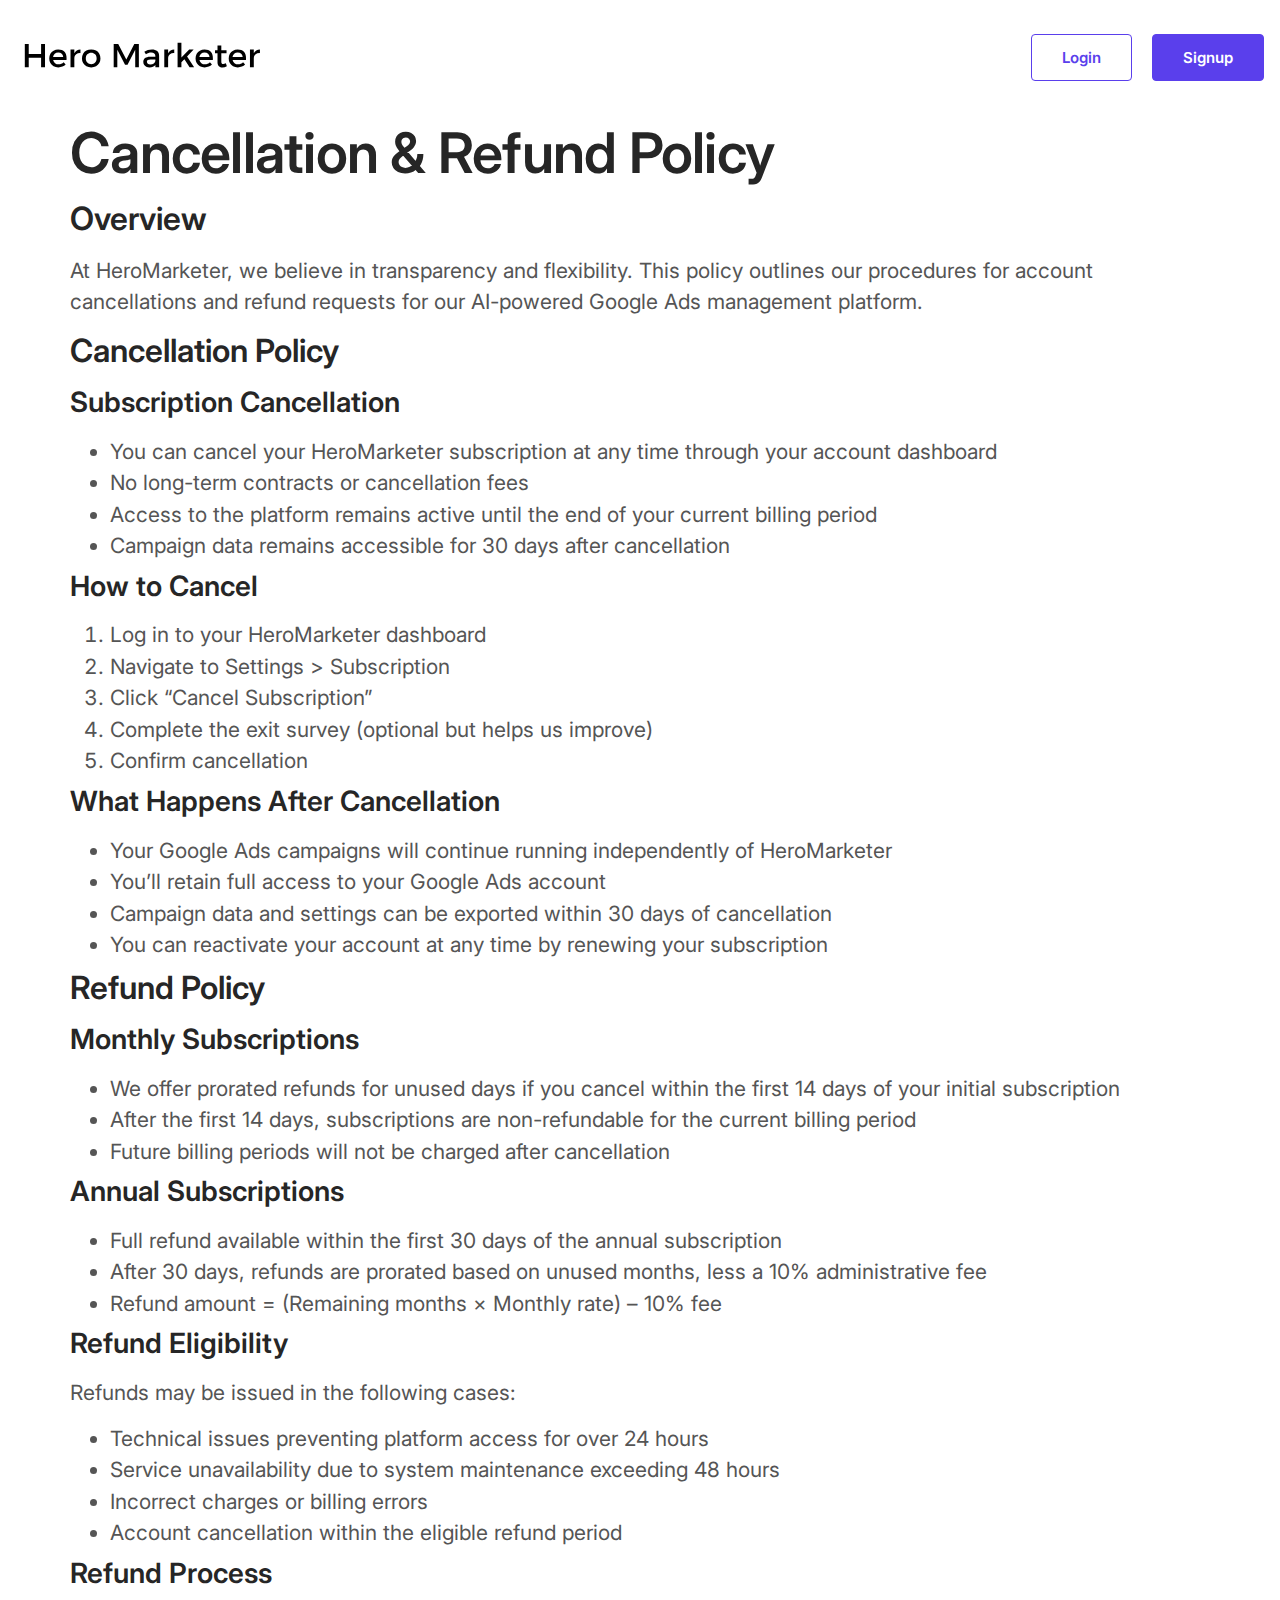
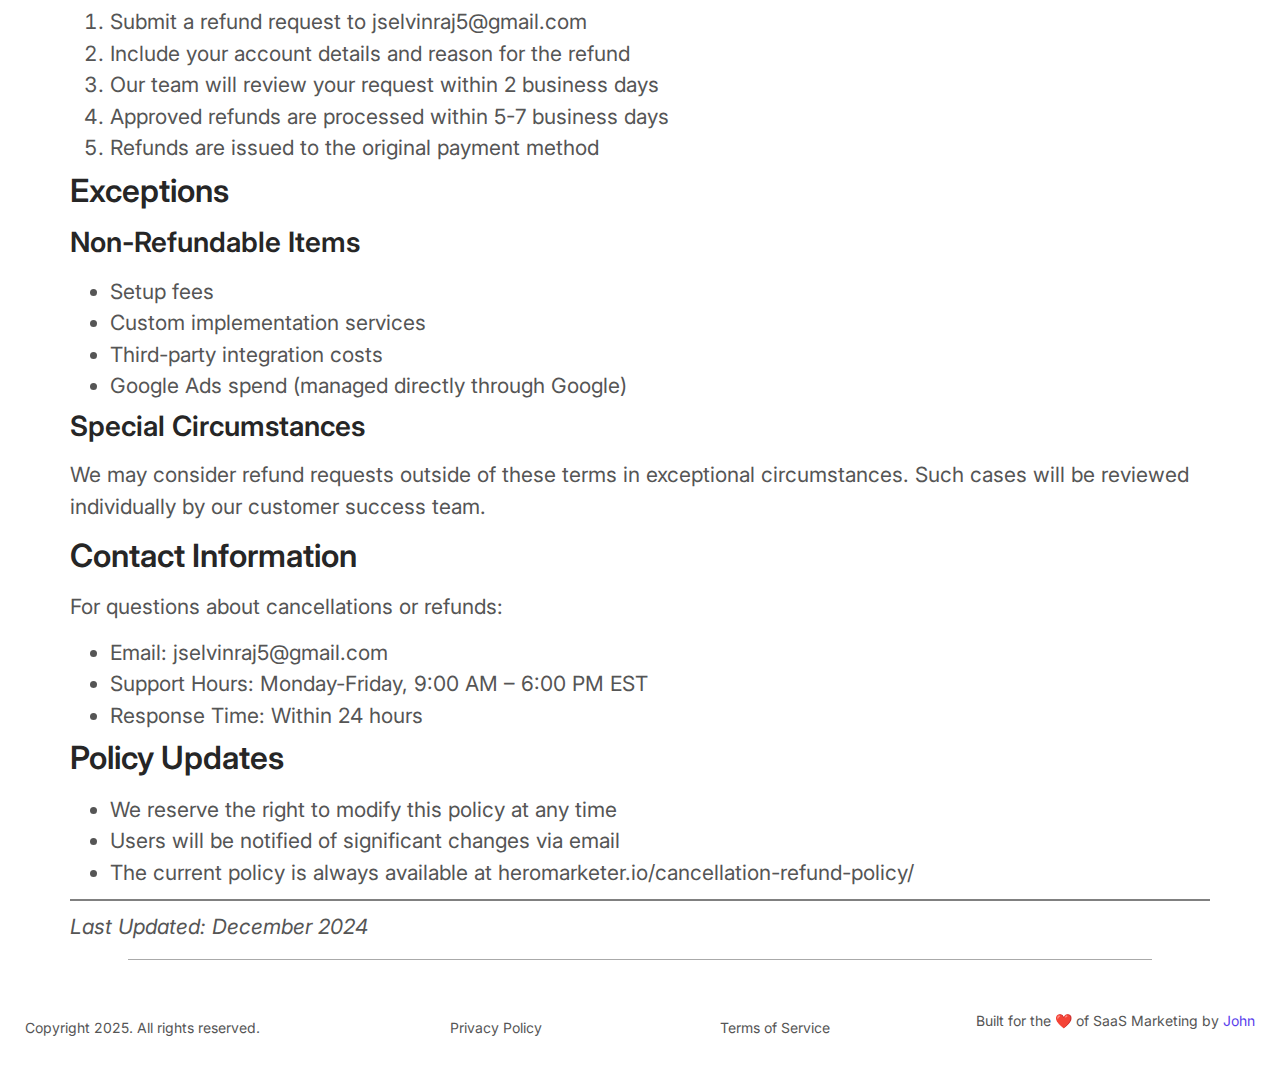
<file: cancellation-refund-policy/index.html>
<!DOCTYPE html>
<html lang="en-US" prefix="og: https://ogp.me/ns#">
<head>
	<meta charset="UTF-8">
	<meta name="viewport" content="width=device-width, initial-scale=1">
	<link rel="profile" href="https://gmpg.org/xfn/11">
		<style>img:is([sizes="auto" i], [sizes^="auto," i]) { contain-intrinsic-size: 3000px 1500px }</style>
	
<!-- Search Engine Optimization by Rank Math - https://rankmath.com/ -->
<title>Cancellation &amp; Refund Policy &ndash; Hero Marketer</title>
<meta name="description" content="At HeroMarketer, we believe in transparency and flexibility. This policy outlines our procedures for account cancellations and refund requests for our">
<meta name="robots" content="follow, index, max-snippet:-1, max-video-preview:-1, max-image-preview:large">
<link rel="canonical" href="/cancellation-refund-policy/">
<meta property="og:locale" content="en_US">
<meta property="og:type" content="article">
<meta property="og:title" content="Cancellation &amp; Refund Policy &ndash; Hero Marketer">
<meta property="og:description" content="At HeroMarketer, we believe in transparency and flexibility. This policy outlines our procedures for account cancellations and refund requests for our">
<meta property="og:url" content="/cancellation-refund-policy/">
<meta property="og:site_name" content="Hero Marketer">
<meta property="og:updated_time" content="2024-12-26T13:40:03+05:30">
<meta property="og:image" content="/wp-content/uploads/2024/12/Hero-Marketer-Social-Share.webp">
<meta property="og:image:secure_url" content="/wp-content/uploads/2024/12/Hero-Marketer-Social-Share.webp">
<meta property="og:image:width" content="1920">
<meta property="og:image:height" content="1080">
<meta property="og:image:alt" content="Hero Marketer - Social Share">
<meta property="og:image:type" content="image/webp">
<meta property="article:published_time" content="2024-12-26T13:39:33+05:30">
<meta property="article:modified_time" content="2024-12-26T13:40:03+05:30">
<meta name="twitter:card" content="summary_large_image">
<meta name="twitter:title" content="Cancellation &amp; Refund Policy &ndash; Hero Marketer">
<meta name="twitter:description" content="At HeroMarketer, we believe in transparency and flexibility. This policy outlines our procedures for account cancellations and refund requests for our">
<meta name="twitter:image" content="/wp-content/uploads/2024/12/Hero-Marketer-Social-Share.webp">
<meta name="twitter:label1" content="Time to read">
<meta name="twitter:data1" content="2 minutes">
<script type="application/ld+json" class="rank-math-schema">{"@context":"https://schema.org","@graph":[{"@type":"Organization","@id":"/#organization","name":"Hero Marketer","url":"","logo":{"@type":"ImageObject","@id":"/#logo","url":"/wp-content/uploads/2024/12/Hero-Marketer-Favicon.svg","contentUrl":"/wp-content/uploads/2024/12/Hero-Marketer-Favicon.svg","caption":"Hero Marketer","inLanguage":"en-US","width":"500","height":"500"}},{"@type":"WebSite","@id":"/#website","url":"","name":"Hero Marketer","alternateName":"heromarketer.io","publisher":{"@id":"/#organization"},"inLanguage":"en-US"},{"@type":"ImageObject","@id":"/wp-content/uploads/2024/12/Hero-Marketer-Social-Share.webp","url":"/wp-content/uploads/2024/12/Hero-Marketer-Social-Share.webp","width":"1920","height":"1080","caption":"Hero Marketer - Social Share","inLanguage":"en-US"},{"@type":"WebPage","@id":"/cancellation-refund-policy/#webpage","url":"/cancellation-refund-policy/","name":"Cancellation & Refund Policy – Hero Marketer","datePublished":"2024-12-26T13:39:33+05:30","dateModified":"2024-12-26T13:40:03+05:30","isPartOf":{"@id":"/#website"},"primaryImageOfPage":{"@id":"/wp-content/uploads/2024/12/Hero-Marketer-Social-Share.webp"},"inLanguage":"en-US"},{"@type":"Person","@id":"/author/jselvinraj5gmail-com/","name":"jselvinraj5@gmail.com","url":"/author/jselvinraj5gmail-com/","image":{"@type":"ImageObject","@id":"https://secure.gravatar.com/avatar/ef24da8cf797194ac160ba8763cbb03e?s=96&d=mm&r=g","url":"https://secure.gravatar.com/avatar/ef24da8cf797194ac160ba8763cbb03e?s=96&d=mm&r=g","caption":"jselvinraj5@gmail.com","inLanguage":"en-US"},"sameAs":[""],"worksFor":{"@id":"/#organization"}},{"@type":"Article","headline":"Cancellation & Refund Policy – Hero Marketer","datePublished":"2024-12-26T13:39:33+05:30","dateModified":"2024-12-26T13:40:03+05:30","author":{"@id":"/author/jselvinraj5gmail-com/","name":"jselvinraj5@gmail.com"},"publisher":{"@id":"/#organization"},"description":"At HeroMarketer, we believe in transparency and flexibility. This policy outlines our procedures for account cancellations and refund requests for our","name":"Cancellation & Refund Policy – Hero Marketer","@id":"/cancellation-refund-policy/#richSnippet","isPartOf":{"@id":"/cancellation-refund-policy/#webpage"},"image":{"@id":"/wp-content/uploads/2024/12/Hero-Marketer-Social-Share.webp"},"inLanguage":"en-US","mainEntityOfPage":{"@id":"/cancellation-refund-policy/#webpage"}}]}</script>
<!-- /Rank Math WordPress SEO plugin -->

<link rel="alternate" type="application/rss+xml" title="Hero Marketer &raquo; Feed" href="/feed/">
<link rel="alternate" type="application/rss+xml" title="Hero Marketer &raquo; Comments Feed" href="/comments/feed/">
<script>
window._wpemojiSettings = {"baseUrl":"https:\/\/s.w.org\/images\/core\/emoji\/15.0.3\/72x72\/","ext":".png","svgUrl":"https:\/\/s.w.org\/images\/core\/emoji\/15.0.3\/svg\/","svgExt":".svg","source":{"concatemoji":"\/wp-includes\/js\/wp-emoji-release.min.js?ver=6.7.1"}};
/*! This file is auto-generated */
!function(i,n){var o,s,e;function c(e){try{var t={supportTests:e,timestamp:(new Date).valueOf()};sessionStorage.setItem(o,JSON.stringify(t))}catch(e){}}function p(e,t,n){e.clearRect(0,0,e.canvas.width,e.canvas.height),e.fillText(t,0,0);var t=new Uint32Array(e.getImageData(0,0,e.canvas.width,e.canvas.height).data),r=(e.clearRect(0,0,e.canvas.width,e.canvas.height),e.fillText(n,0,0),new Uint32Array(e.getImageData(0,0,e.canvas.width,e.canvas.height).data));return t.every(function(e,t){return e===r[t]})}function u(e,t,n){switch(t){case"flag":return n(e,"🏳️‍⚧️","🏳️​⚧️")?!1:!n(e,"🇺🇳","🇺​🇳")&&!n(e,"🏴󠁧󠁢󠁥󠁮󠁧󠁿","🏴​󠁧​󠁢​󠁥​󠁮​󠁧​󠁿");case"emoji":return!n(e,"🐦‍⬛","🐦​⬛")}return!1}function f(e,t,n){var r="undefined"!=typeof WorkerGlobalScope&&self instanceof WorkerGlobalScope?new OffscreenCanvas(300,150):i.createElement("canvas"),a=r.getContext("2d",{willReadFrequently:!0}),o=(a.textBaseline="top",a.font="600 32px Arial",{});return e.forEach(function(e){o[e]=t(a,e,n)}),o}function t(e){var t=i.createElement("script");t.src=e,t.defer=!0,i.head.appendChild(t)}"undefined"!=typeof Promise&&(o="wpEmojiSettingsSupports",s=["flag","emoji"],n.supports={everything:!0,everythingExceptFlag:!0},e=new Promise(function(e){i.addEventListener("DOMContentLoaded",e,{once:!0})}),new Promise(function(t){var n=function(){try{var e=JSON.parse(sessionStorage.getItem(o));if("object"==typeof e&&"number"==typeof e.timestamp&&(new Date).valueOf()<e.timestamp+604800&&"object"==typeof e.supportTests)return e.supportTests}catch(e){}return null}();if(!n){if("undefined"!=typeof Worker&&"undefined"!=typeof OffscreenCanvas&&"undefined"!=typeof URL&&URL.createObjectURL&&"undefined"!=typeof Blob)try{var e="postMessage("+f.toString()+"("+[JSON.stringify(s),u.toString(),p.toString()].join(",")+"));",r=new Blob([e],{type:"text/javascript"}),a=new Worker(URL.createObjectURL(r),{name:"wpTestEmojiSupports"});return void(a.onmessage=function(e){c(n=e.data),a.terminate(),t(n)})}catch(e){}c(n=f(s,u,p))}t(n)}).then(function(e){for(var t in e)n.supports[t]=e[t],n.supports.everything=n.supports.everything&&n.supports[t],"flag"!==t&&(n.supports.everythingExceptFlag=n.supports.everythingExceptFlag&&n.supports[t]);n.supports.everythingExceptFlag=n.supports.everythingExceptFlag&&!n.supports.flag,n.DOMReady=!1,n.readyCallback=function(){n.DOMReady=!0}}).then(function(){return e}).then(function(){var e;n.supports.everything||(n.readyCallback(),(e=n.source||{}).concatemoji?t(e.concatemoji):e.wpemoji&&e.twemoji&&(t(e.twemoji),t(e.wpemoji)))}))}((window,document),window._wpemojiSettings);
</script>
<style id="wp-emoji-styles-inline-css">img.wp-smiley, img.emoji {
		display: inline !important;
		border: none !important;
		box-shadow: none !important;
		height: 1em !important;
		width: 1em !important;
		margin: 0 0.07em !important;
		vertical-align: -0.1em !important;
		background: none !important;
		padding: 0 !important;
	}</style>
<link rel="stylesheet" id="wp-block-library-css" href="/wp-includes/css/dist/block-library/style.min.css?ver=6.7.1" media="all">
<style id="rank-math-toc-block-style-inline-css">.wp-block-rank-math-toc-block nav ol{counter-reset:item}.wp-block-rank-math-toc-block nav ol li{display:block}.wp-block-rank-math-toc-block nav ol li:before{content:counters(item, ".") ". ";counter-increment:item}</style>
<style id="rank-math-rich-snippet-style-inline-css">/*!
* Plugin:  Rank Math
* URL: https://rankmath.com/wordpress/plugin/seo-suite/
* Name:  rank-math-review-snippet.css
*/@-webkit-keyframes spin{0%{-webkit-transform:rotate(0deg)}100%{-webkit-transform:rotate(-360deg)}}@keyframes spin{0%{-webkit-transform:rotate(0deg)}100%{-webkit-transform:rotate(-360deg)}}@keyframes bounce{from{-webkit-transform:translateY(0px);transform:translateY(0px)}to{-webkit-transform:translateY(-5px);transform:translateY(-5px)}}@-webkit-keyframes bounce{from{-webkit-transform:translateY(0px);transform:translateY(0px)}to{-webkit-transform:translateY(-5px);transform:translateY(-5px)}}@-webkit-keyframes loading{0%{background-size:20% 50% ,20% 50% ,20% 50%}20%{background-size:20% 20% ,20% 50% ,20% 50%}40%{background-size:20% 100%,20% 20% ,20% 50%}60%{background-size:20% 50% ,20% 100%,20% 20%}80%{background-size:20% 50% ,20% 50% ,20% 100%}100%{background-size:20% 50% ,20% 50% ,20% 50%}}@keyframes loading{0%{background-size:20% 50% ,20% 50% ,20% 50%}20%{background-size:20% 20% ,20% 50% ,20% 50%}40%{background-size:20% 100%,20% 20% ,20% 50%}60%{background-size:20% 50% ,20% 100%,20% 20%}80%{background-size:20% 50% ,20% 50% ,20% 100%}100%{background-size:20% 50% ,20% 50% ,20% 50%}}:root{--rankmath-wp-adminbar-height: 0}#rank-math-rich-snippet-wrapper{overflow:hidden}#rank-math-rich-snippet-wrapper h5.rank-math-title{display:block;font-size:18px;line-height:1.4}#rank-math-rich-snippet-wrapper .rank-math-review-image{float:right;max-width:40%;margin-left:15px}#rank-math-rich-snippet-wrapper .rank-math-review-data{margin-bottom:15px}#rank-math-rich-snippet-wrapper .rank-math-total-wrapper{width:100%;padding:0 0 20px 0;float:left;clear:both;position:relative;-webkit-box-sizing:border-box;box-sizing:border-box}#rank-math-rich-snippet-wrapper .rank-math-total-wrapper .rank-math-total{border:0;display:block;margin:0;width:auto;float:left;text-align:left;padding:0;font-size:24px;line-height:1;font-weight:700;-webkit-box-sizing:border-box;box-sizing:border-box;overflow:hidden}#rank-math-rich-snippet-wrapper .rank-math-total-wrapper .rank-math-review-star{float:left;margin-left:15px;margin-top:5px;position:relative;z-index:99;line-height:1}#rank-math-rich-snippet-wrapper .rank-math-total-wrapper .rank-math-review-star .rank-math-review-result-wrapper{display:inline-block;white-space:nowrap;position:relative;color:#e7e7e7}#rank-math-rich-snippet-wrapper .rank-math-total-wrapper .rank-math-review-star .rank-math-review-result-wrapper .rank-math-review-result{position:absolute;top:0;left:0;overflow:hidden;white-space:nowrap;color:#ffbe01}#rank-math-rich-snippet-wrapper .rank-math-total-wrapper .rank-math-review-star .rank-math-review-result-wrapper i{font-size:18px;-webkit-text-stroke-width:1px;font-style:normal;padding:0 2px;line-height:inherit}#rank-math-rich-snippet-wrapper .rank-math-total-wrapper .rank-math-review-star .rank-math-review-result-wrapper i:before{content:"\2605"}body.rtl #rank-math-rich-snippet-wrapper .rank-math-review-image{float:left;margin-left:0;margin-right:15px}body.rtl #rank-math-rich-snippet-wrapper .rank-math-total-wrapper .rank-math-total{float:right}body.rtl #rank-math-rich-snippet-wrapper .rank-math-total-wrapper .rank-math-review-star{float:right;margin-left:0;margin-right:15px}body.rtl #rank-math-rich-snippet-wrapper .rank-math-total-wrapper .rank-math-review-star .rank-math-review-result{left:auto;right:0}@media screen and (max-width: 480px){#rank-math-rich-snippet-wrapper .rank-math-review-image{display:block;max-width:100%;width:100%;text-align:center;margin-right:0}#rank-math-rich-snippet-wrapper .rank-math-review-data{clear:both}}.clear{clear:both}</style>
<style id="global-styles-inline-css">:root{--wp--preset--aspect-ratio--square: 1;--wp--preset--aspect-ratio--4-3: 4/3;--wp--preset--aspect-ratio--3-4: 3/4;--wp--preset--aspect-ratio--3-2: 3/2;--wp--preset--aspect-ratio--2-3: 2/3;--wp--preset--aspect-ratio--16-9: 16/9;--wp--preset--aspect-ratio--9-16: 9/16;--wp--preset--color--black: #000000;--wp--preset--color--cyan-bluish-gray: #abb8c3;--wp--preset--color--white: #ffffff;--wp--preset--color--pale-pink: #f78da7;--wp--preset--color--vivid-red: #cf2e2e;--wp--preset--color--luminous-vivid-orange: #ff6900;--wp--preset--color--luminous-vivid-amber: #fcb900;--wp--preset--color--light-green-cyan: #7bdcb5;--wp--preset--color--vivid-green-cyan: #00d084;--wp--preset--color--pale-cyan-blue: #8ed1fc;--wp--preset--color--vivid-cyan-blue: #0693e3;--wp--preset--color--vivid-purple: #9b51e0;--wp--preset--gradient--vivid-cyan-blue-to-vivid-purple: linear-gradient(135deg,rgba(6,147,227,1) 0%,rgb(155,81,224) 100%);--wp--preset--gradient--light-green-cyan-to-vivid-green-cyan: linear-gradient(135deg,rgb(122,220,180) 0%,rgb(0,208,130) 100%);--wp--preset--gradient--luminous-vivid-amber-to-luminous-vivid-orange: linear-gradient(135deg,rgba(252,185,0,1) 0%,rgba(255,105,0,1) 100%);--wp--preset--gradient--luminous-vivid-orange-to-vivid-red: linear-gradient(135deg,rgba(255,105,0,1) 0%,rgb(207,46,46) 100%);--wp--preset--gradient--very-light-gray-to-cyan-bluish-gray: linear-gradient(135deg,rgb(238,238,238) 0%,rgb(169,184,195) 100%);--wp--preset--gradient--cool-to-warm-spectrum: linear-gradient(135deg,rgb(74,234,220) 0%,rgb(151,120,209) 20%,rgb(207,42,186) 40%,rgb(238,44,130) 60%,rgb(251,105,98) 80%,rgb(254,248,76) 100%);--wp--preset--gradient--blush-light-purple: linear-gradient(135deg,rgb(255,206,236) 0%,rgb(152,150,240) 100%);--wp--preset--gradient--blush-bordeaux: linear-gradient(135deg,rgb(254,205,165) 0%,rgb(254,45,45) 50%,rgb(107,0,62) 100%);--wp--preset--gradient--luminous-dusk: linear-gradient(135deg,rgb(255,203,112) 0%,rgb(199,81,192) 50%,rgb(65,88,208) 100%);--wp--preset--gradient--pale-ocean: linear-gradient(135deg,rgb(255,245,203) 0%,rgb(182,227,212) 50%,rgb(51,167,181) 100%);--wp--preset--gradient--electric-grass: linear-gradient(135deg,rgb(202,248,128) 0%,rgb(113,206,126) 100%);--wp--preset--gradient--midnight: linear-gradient(135deg,rgb(2,3,129) 0%,rgb(40,116,252) 100%);--wp--preset--font-size--small: 13px;--wp--preset--font-size--medium: 20px;--wp--preset--font-size--large: 36px;--wp--preset--font-size--x-large: 42px;--wp--preset--spacing--20: 0.44rem;--wp--preset--spacing--30: 0.67rem;--wp--preset--spacing--40: 1rem;--wp--preset--spacing--50: 1.5rem;--wp--preset--spacing--60: 2.25rem;--wp--preset--spacing--70: 3.38rem;--wp--preset--spacing--80: 5.06rem;--wp--preset--shadow--natural: 6px 6px 9px rgba(0, 0, 0, 0.2);--wp--preset--shadow--deep: 12px 12px 50px rgba(0, 0, 0, 0.4);--wp--preset--shadow--sharp: 6px 6px 0px rgba(0, 0, 0, 0.2);--wp--preset--shadow--outlined: 6px 6px 0px -3px rgba(255, 255, 255, 1), 6px 6px rgba(0, 0, 0, 1);--wp--preset--shadow--crisp: 6px 6px 0px rgba(0, 0, 0, 1);}:root { --wp--style--global--content-size: 800px;--wp--style--global--wide-size: 1200px; }:where(body) { margin: 0; }.wp-site-blocks > .alignleft { float: left; margin-right: 2em; }.wp-site-blocks > .alignright { float: right; margin-left: 2em; }.wp-site-blocks > .aligncenter { justify-content: center; margin-left: auto; margin-right: auto; }:where(.wp-site-blocks) > * { margin-block-start: 24px; margin-block-end: 0; }:where(.wp-site-blocks) > :first-child { margin-block-start: 0; }:where(.wp-site-blocks) > :last-child { margin-block-end: 0; }:root { --wp--style--block-gap: 24px; }:root :where(.is-layout-flow) > :first-child{margin-block-start: 0;}:root :where(.is-layout-flow) > :last-child{margin-block-end: 0;}:root :where(.is-layout-flow) > *{margin-block-start: 24px;margin-block-end: 0;}:root :where(.is-layout-constrained) > :first-child{margin-block-start: 0;}:root :where(.is-layout-constrained) > :last-child{margin-block-end: 0;}:root :where(.is-layout-constrained) > *{margin-block-start: 24px;margin-block-end: 0;}:root :where(.is-layout-flex){gap: 24px;}:root :where(.is-layout-grid){gap: 24px;}.is-layout-flow > .alignleft{float: left;margin-inline-start: 0;margin-inline-end: 2em;}.is-layout-flow > .alignright{float: right;margin-inline-start: 2em;margin-inline-end: 0;}.is-layout-flow > .aligncenter{margin-left: auto !important;margin-right: auto !important;}.is-layout-constrained > .alignleft{float: left;margin-inline-start: 0;margin-inline-end: 2em;}.is-layout-constrained > .alignright{float: right;margin-inline-start: 2em;margin-inline-end: 0;}.is-layout-constrained > .aligncenter{margin-left: auto !important;margin-right: auto !important;}.is-layout-constrained > :where(:not(.alignleft):not(.alignright):not(.alignfull)){max-width: var(--wp--style--global--content-size);margin-left: auto !important;margin-right: auto !important;}.is-layout-constrained > .alignwide{max-width: var(--wp--style--global--wide-size);}body .is-layout-flex{display: flex;}.is-layout-flex{flex-wrap: wrap;align-items: center;}.is-layout-flex > :is(*, div){margin: 0;}body .is-layout-grid{display: grid;}.is-layout-grid > :is(*, div){margin: 0;}body{padding-top: 0px;padding-right: 0px;padding-bottom: 0px;padding-left: 0px;}a:where(:not(.wp-element-button)){text-decoration: underline;}:root :where(.wp-element-button, .wp-block-button__link){background-color: #32373c;border-width: 0;color: #fff;font-family: inherit;font-size: inherit;line-height: inherit;padding: calc(0.667em + 2px) calc(1.333em + 2px);text-decoration: none;}.has-black-color{color: var(--wp--preset--color--black) !important;}.has-cyan-bluish-gray-color{color: var(--wp--preset--color--cyan-bluish-gray) !important;}.has-white-color{color: var(--wp--preset--color--white) !important;}.has-pale-pink-color{color: var(--wp--preset--color--pale-pink) !important;}.has-vivid-red-color{color: var(--wp--preset--color--vivid-red) !important;}.has-luminous-vivid-orange-color{color: var(--wp--preset--color--luminous-vivid-orange) !important;}.has-luminous-vivid-amber-color{color: var(--wp--preset--color--luminous-vivid-amber) !important;}.has-light-green-cyan-color{color: var(--wp--preset--color--light-green-cyan) !important;}.has-vivid-green-cyan-color{color: var(--wp--preset--color--vivid-green-cyan) !important;}.has-pale-cyan-blue-color{color: var(--wp--preset--color--pale-cyan-blue) !important;}.has-vivid-cyan-blue-color{color: var(--wp--preset--color--vivid-cyan-blue) !important;}.has-vivid-purple-color{color: var(--wp--preset--color--vivid-purple) !important;}.has-black-background-color{background-color: var(--wp--preset--color--black) !important;}.has-cyan-bluish-gray-background-color{background-color: var(--wp--preset--color--cyan-bluish-gray) !important;}.has-white-background-color{background-color: var(--wp--preset--color--white) !important;}.has-pale-pink-background-color{background-color: var(--wp--preset--color--pale-pink) !important;}.has-vivid-red-background-color{background-color: var(--wp--preset--color--vivid-red) !important;}.has-luminous-vivid-orange-background-color{background-color: var(--wp--preset--color--luminous-vivid-orange) !important;}.has-luminous-vivid-amber-background-color{background-color: var(--wp--preset--color--luminous-vivid-amber) !important;}.has-light-green-cyan-background-color{background-color: var(--wp--preset--color--light-green-cyan) !important;}.has-vivid-green-cyan-background-color{background-color: var(--wp--preset--color--vivid-green-cyan) !important;}.has-pale-cyan-blue-background-color{background-color: var(--wp--preset--color--pale-cyan-blue) !important;}.has-vivid-cyan-blue-background-color{background-color: var(--wp--preset--color--vivid-cyan-blue) !important;}.has-vivid-purple-background-color{background-color: var(--wp--preset--color--vivid-purple) !important;}.has-black-border-color{border-color: var(--wp--preset--color--black) !important;}.has-cyan-bluish-gray-border-color{border-color: var(--wp--preset--color--cyan-bluish-gray) !important;}.has-white-border-color{border-color: var(--wp--preset--color--white) !important;}.has-pale-pink-border-color{border-color: var(--wp--preset--color--pale-pink) !important;}.has-vivid-red-border-color{border-color: var(--wp--preset--color--vivid-red) !important;}.has-luminous-vivid-orange-border-color{border-color: var(--wp--preset--color--luminous-vivid-orange) !important;}.has-luminous-vivid-amber-border-color{border-color: var(--wp--preset--color--luminous-vivid-amber) !important;}.has-light-green-cyan-border-color{border-color: var(--wp--preset--color--light-green-cyan) !important;}.has-vivid-green-cyan-border-color{border-color: var(--wp--preset--color--vivid-green-cyan) !important;}.has-pale-cyan-blue-border-color{border-color: var(--wp--preset--color--pale-cyan-blue) !important;}.has-vivid-cyan-blue-border-color{border-color: var(--wp--preset--color--vivid-cyan-blue) !important;}.has-vivid-purple-border-color{border-color: var(--wp--preset--color--vivid-purple) !important;}.has-vivid-cyan-blue-to-vivid-purple-gradient-background{background: var(--wp--preset--gradient--vivid-cyan-blue-to-vivid-purple) !important;}.has-light-green-cyan-to-vivid-green-cyan-gradient-background{background: var(--wp--preset--gradient--light-green-cyan-to-vivid-green-cyan) !important;}.has-luminous-vivid-amber-to-luminous-vivid-orange-gradient-background{background: var(--wp--preset--gradient--luminous-vivid-amber-to-luminous-vivid-orange) !important;}.has-luminous-vivid-orange-to-vivid-red-gradient-background{background: var(--wp--preset--gradient--luminous-vivid-orange-to-vivid-red) !important;}.has-very-light-gray-to-cyan-bluish-gray-gradient-background{background: var(--wp--preset--gradient--very-light-gray-to-cyan-bluish-gray) !important;}.has-cool-to-warm-spectrum-gradient-background{background: var(--wp--preset--gradient--cool-to-warm-spectrum) !important;}.has-blush-light-purple-gradient-background{background: var(--wp--preset--gradient--blush-light-purple) !important;}.has-blush-bordeaux-gradient-background{background: var(--wp--preset--gradient--blush-bordeaux) !important;}.has-luminous-dusk-gradient-background{background: var(--wp--preset--gradient--luminous-dusk) !important;}.has-pale-ocean-gradient-background{background: var(--wp--preset--gradient--pale-ocean) !important;}.has-electric-grass-gradient-background{background: var(--wp--preset--gradient--electric-grass) !important;}.has-midnight-gradient-background{background: var(--wp--preset--gradient--midnight) !important;}.has-small-font-size{font-size: var(--wp--preset--font-size--small) !important;}.has-medium-font-size{font-size: var(--wp--preset--font-size--medium) !important;}.has-large-font-size{font-size: var(--wp--preset--font-size--large) !important;}.has-x-large-font-size{font-size: var(--wp--preset--font-size--x-large) !important;}
:root :where(.wp-block-pullquote){font-size: 1.5em;line-height: 1.6;}</style>
<link rel="stylesheet" id="hello-elementor-css" href="/wp-content/themes/hello-elementor/style.min.css?ver=3.2.1" media="all">
<link rel="stylesheet" id="hello-elementor-theme-style-css" href="/wp-content/themes/hello-elementor/theme.min.css?ver=3.2.1" media="all">
<link rel="stylesheet" id="hello-elementor-header-footer-css" href="/wp-content/themes/hello-elementor/header-footer.min.css?ver=3.2.1" media="all">
<link rel="stylesheet" id="elementor-frontend-css" href="/wp-content/plugins/elementor/assets/css/frontend.min.css?ver=3.26.3" media="all">
<link rel="stylesheet" id="elementor-post-5-css" href="/wp-content/uploads/elementor/css/post-5.css?ver=1735147470" media="all">
<link rel="stylesheet" id="widget-image-css" href="/wp-content/plugins/elementor/assets/css/widget-image.min.css?ver=3.26.3" media="all">
<link rel="stylesheet" id="widget-divider-css" href="/wp-content/plugins/elementor/assets/css/widget-divider.min.css?ver=3.26.3" media="all">
<link rel="stylesheet" id="widget-heading-css" href="/wp-content/plugins/elementor/assets/css/widget-heading.min.css?ver=3.26.3" media="all">
<link rel="stylesheet" id="widget-text-editor-css" href="/wp-content/plugins/elementor/assets/css/widget-text-editor.min.css?ver=3.26.3" media="all">
<link rel="stylesheet" id="elementor-post-40-css" href="/wp-content/uploads/elementor/css/post-40.css?ver=1735200805" media="all">
<link rel="stylesheet" id="elementor-post-52-css" href="/wp-content/uploads/elementor/css/post-52.css?ver=1735147581" media="all">
<link rel="stylesheet" id="google-fonts-1-css" href="https://fonts.googleapis.com/css?family=Inter%3A100%2C100italic%2C200%2C200italic%2C300%2C300italic%2C400%2C400italic%2C500%2C500italic%2C600%2C600italic%2C700%2C700italic%2C800%2C800italic%2C900%2C900italic%7CInter+Tight%3A100%2C100italic%2C200%2C200italic%2C300%2C300italic%2C400%2C400italic%2C500%2C500italic%2C600%2C600italic%2C700%2C700italic%2C800%2C800italic%2C900%2C900italic&#038;display=swap&#038;ver=6.7.1" media="all">
<link rel="preconnect" href="https://fonts.gstatic.com/" crossorigin>
<script src="/wp-includes/js/jquery/jquery.min.js?ver=3.7.1" id="jquery-core-js"></script>
<script src="/wp-includes/js/jquery/jquery-migrate.min.js?ver=3.4.1" id="jquery-migrate-js"></script>
<link rel="https://api.w.org/" href="/wp-json/">
<link rel="alternate" title="JSON" type="application/json" href="/wp-json/wp/v2/pages/145">
<link rel="EditURI" type="application/rsd+xml" title="RSD" href="/xmlrpc.php?rsd">
<meta name="generator" content="WordPress 6.7.1">
<link rel="shortlink" href="/?p=145">
<link rel="alternate" title="oEmbed (JSON)" type="application/json+oembed" href="/wp-json/oembed/1.0/embed?url=https%3A%2F%2F%2Fcancellation-refund-policy%2F">
<link rel="alternate" title="oEmbed (XML)" type="text/xml+oembed" href="/wp-json/oembed/1.0/embed?url=https%3A%2F%2F%2Fcancellation-refund-policy%2F#038;format=xml">
<meta name="generator" content="Elementor 3.26.3; features: e_font_icon_svg, additional_custom_breakpoints, e_element_cache; settings: css_print_method-external, google_font-enabled, font_display-swap">
<!-- Google Tag Manager -->
<script>(function(w,d,s,l,i){w[l]=w[l]||[];w[l].push({'gtm.start':
new Date().getTime(),event:'gtm.js'});var f=d.getElementsByTagName(s)[0],
j=d.createElement(s),dl=l!='dataLayer'?'&l='+l:'';j.async=true;j.src=
'https://www.googletagmanager.com/gtm.js?id='+i+dl;f.parentNode.insertBefore(j,f);
})(window,document,'script','dataLayer','GTM-W4P2228P');</script>
<!-- End Google Tag Manager -->
			<style>.e-con.e-parent:nth-of-type(n+4):not(.e-lazyloaded):not(.e-no-lazyload),
				.e-con.e-parent:nth-of-type(n+4):not(.e-lazyloaded):not(.e-no-lazyload) * {
					background-image: none !important;
				}
				@media screen and (max-height: 1024px) {
					.e-con.e-parent:nth-of-type(n+3):not(.e-lazyloaded):not(.e-no-lazyload),
					.e-con.e-parent:nth-of-type(n+3):not(.e-lazyloaded):not(.e-no-lazyload) * {
						background-image: none !important;
					}
				}
				@media screen and (max-height: 640px) {
					.e-con.e-parent:nth-of-type(n+2):not(.e-lazyloaded):not(.e-no-lazyload),
					.e-con.e-parent:nth-of-type(n+2):not(.e-lazyloaded):not(.e-no-lazyload) * {
						background-image: none !important;
					}
				}</style>
			<link rel="icon" href="/wp-content/uploads/2024/12/Hero-Marketer-Favicon.svg" sizes="32x32">
<link rel="icon" href="/wp-content/uploads/2024/12/Hero-Marketer-Favicon.svg" sizes="192x192">
<link rel="apple-touch-icon" href="/wp-content/uploads/2024/12/Hero-Marketer-Favicon.svg">
<meta name="msapplication-TileImage" content="/wp-content/uploads/2024/12/Hero-Marketer-Favicon.svg">
</head>
<body class="page-template-default page page-id-145 wp-custom-logo wp-embed-responsive elementor-default elementor-kit-5">

<!-- Google Tag Manager (noscript) -->
<noscript><iframe src="https://www.googletagmanager.com/ns.html?id=GTM-W4P2228P" height="0" width="0" style="display:none;visibility:hidden"></iframe></noscript>
<!-- End Google Tag Manager (noscript) -->

<a class="skip-link screen-reader-text" href="#content">Skip to content</a>

		<header data-elementor-type="header" data-elementor-id="40" class="elementor elementor-40 elementor-location-header" data-elementor-post-type="elementor_library">
			<div class="elementor-element elementor-element-4582607 e-flex e-con-boxed e-con e-parent" data-id="4582607" data-element_type="container" data-settings="{&quot;background_background&quot;:&quot;classic&quot;,&quot;sticky&quot;:&quot;top&quot;,&quot;sticky_on&quot;:[&quot;desktop&quot;,&quot;tablet&quot;,&quot;mobile&quot;],&quot;sticky_offset&quot;:0,&quot;sticky_effects_offset&quot;:0,&quot;sticky_anchor_link_offset&quot;:0}">
					<div class="e-con-inner">
		<div class="elementor-element elementor-element-f9287ba e-con-full e-flex e-con e-child" data-id="f9287ba" data-element_type="container">
				<div class="elementor-element elementor-element-9acb349 elementor-widget elementor-widget-theme-site-logo elementor-widget-image" data-id="9acb349" data-element_type="widget" data-widget_type="theme-site-logo.default">
				<div class="elementor-widget-container">
											<a href="/">
			<img fetchpriority="high" width="600" height="100" src="/wp-content/uploads/2024/12/Hero-Marketer-Logo.svg" class="attachment-full size-full wp-image-18" alt="Hero Marketer Logo">				</a>
											</div>
				</div>
				</div>
		<div class="elementor-element elementor-element-38a7d9e e-con-full e-flex e-con e-child" data-id="38a7d9e" data-element_type="container">
				<div class="elementor-element elementor-element-952f50b elementor-widget elementor-widget-button" data-id="952f50b" data-element_type="widget" data-widget_type="button.default">
				<div class="elementor-widget-container">
									<div class="elementor-button-wrapper">
					<a class="elementor-button elementor-button-link elementor-size-sm" href="https://app.heromarketer.io/login">
						<span class="elementor-button-content-wrapper">
									<span class="elementor-button-text">Login</span>
					</span>
					</a>
				</div>
								</div>
				</div>
				<div class="elementor-element elementor-element-a7ea066 elementor-widget elementor-widget-button" data-id="a7ea066" data-element_type="widget" data-widget_type="button.default">
				<div class="elementor-widget-container">
									<div class="elementor-button-wrapper">
					<a class="elementor-button elementor-button-link elementor-size-sm" href="https://app.heromarketer.io/signup">
						<span class="elementor-button-content-wrapper">
									<span class="elementor-button-text">Signup</span>
					</span>
					</a>
				</div>
								</div>
				</div>
				</div>
					</div>
				</div>
				</header>
		
<main id="content" class="site-main post-145 page type-page status-publish hentry">

			<div class="page-header">
			<h1 class="entry-title">Cancellation &amp; Refund Policy</h1>		</div>
	
	<div class="page-content">
		
<h2 class="wp-block-heading">Overview</h2>



<p>At HeroMarketer, we believe in transparency and flexibility. This policy outlines our procedures for account cancellations and refund requests for our AI-powered Google Ads management platform.</p>



<h2 class="wp-block-heading">Cancellation Policy</h2>



<h3 class="wp-block-heading">Subscription Cancellation</h3>



<ul class="wp-block-list">
<li>You can cancel your HeroMarketer subscription at any time through your account dashboard</li>



<li>No long-term contracts or cancellation fees</li>



<li>Access to the platform remains active until the end of your current billing period</li>



<li>Campaign data remains accessible for 30 days after cancellation</li>
</ul>



<h3 class="wp-block-heading">How to Cancel</h3>



<ol class="wp-block-list">
<li>Log in to your HeroMarketer dashboard</li>



<li>Navigate to Settings > Subscription</li>



<li>Click &#8220;Cancel Subscription&#8221;</li>



<li>Complete the exit survey (optional but helps us improve)</li>



<li>Confirm cancellation</li>
</ol>



<h3 class="wp-block-heading">What Happens After Cancellation</h3>



<ul class="wp-block-list">
<li>Your Google Ads campaigns will continue running independently of HeroMarketer</li>



<li>You&#8217;ll retain full access to your Google Ads account</li>



<li>Campaign data and settings can be exported within 30 days of cancellation</li>



<li>You can reactivate your account at any time by renewing your subscription</li>
</ul>



<h2 class="wp-block-heading">Refund Policy</h2>



<h3 class="wp-block-heading">Monthly Subscriptions</h3>



<ul class="wp-block-list">
<li>We offer prorated refunds for unused days if you cancel within the first 14 days of your initial subscription</li>



<li>After the first 14 days, subscriptions are non-refundable for the current billing period</li>



<li>Future billing periods will not be charged after cancellation</li>
</ul>



<h3 class="wp-block-heading">Annual Subscriptions</h3>



<ul class="wp-block-list">
<li>Full refund available within the first 30 days of the annual subscription</li>



<li>After 30 days, refunds are prorated based on unused months, less a 10% administrative fee</li>



<li>Refund amount = (Remaining months × Monthly rate) &#8211; 10% fee</li>
</ul>



<h3 class="wp-block-heading">Refund Eligibility</h3>



<p>Refunds may be issued in the following cases:</p>



<ul class="wp-block-list">
<li>Technical issues preventing platform access for over 24 hours</li>



<li>Service unavailability due to system maintenance exceeding 48 hours</li>



<li>Incorrect charges or billing errors</li>



<li>Account cancellation within the eligible refund period</li>
</ul>



<h3 class="wp-block-heading">Refund Process</h3>



<ol class="wp-block-list">
<li>Submit a refund request to jselvinraj5@gmail.com</li>



<li>Include your account details and reason for the refund</li>



<li>Our team will review your request within 2 business days</li>



<li>Approved refunds are processed within 5-7 business days</li>



<li>Refunds are issued to the original payment method</li>
</ol>



<h2 class="wp-block-heading">Exceptions</h2>



<h3 class="wp-block-heading">Non-Refundable Items</h3>



<ul class="wp-block-list">
<li>Setup fees</li>



<li>Custom implementation services</li>



<li>Third-party integration costs</li>



<li>Google Ads spend (managed directly through Google)</li>
</ul>



<h3 class="wp-block-heading">Special Circumstances</h3>



<p>We may consider refund requests outside of these terms in exceptional circumstances. Such cases will be reviewed individually by our customer success team.</p>



<h2 class="wp-block-heading">Contact Information</h2>



<p>For questions about cancellations or refunds:</p>



<ul class="wp-block-list">
<li>Email: jselvinraj5@gmail.com</li>



<li>Support Hours: Monday-Friday, 9:00 AM &#8211; 6:00 PM EST</li>



<li>Response Time: Within 24 hours</li>
</ul>



<h2 class="wp-block-heading">Policy Updates</h2>



<ul class="wp-block-list">
<li>We reserve the right to modify this policy at any time</li>



<li>Users will be notified of significant changes via email</li>



<li>The current policy is always available at heromarketer.io/cancellation-refund-policy/</li>
</ul>



<hr class="wp-block-separator has-alpha-channel-opacity">



<p><em>Last Updated: December 2024</em></p>

		
			</div>

	
</main>

			<header data-elementor-type="footer" data-elementor-id="52" class="elementor elementor-52 elementor-location-footer" data-elementor-post-type="elementor_library">
			<div class="elementor-element elementor-element-ad66400 e-flex e-con-boxed e-con e-parent" data-id="ad66400" data-element_type="container">
					<div class="e-con-inner">
		<div class="elementor-element elementor-element-0f4126a e-con-full e-flex e-con e-child" data-id="0f4126a" data-element_type="container">
				<div class="elementor-element elementor-element-505cb09 elementor-widget-divider--view-line elementor-widget elementor-widget-divider" data-id="505cb09" data-element_type="widget" data-widget_type="divider.default">
				<div class="elementor-widget-container">
							<div class="elementor-divider">
			<span class="elementor-divider-separator">
						</span>
		</div>
						</div>
				</div>
				</div>
		<div class="elementor-element elementor-element-837c585 e-con-full e-flex e-con e-child" data-id="837c585" data-element_type="container">
		<div class="elementor-element elementor-element-a75cd5c e-con-full e-flex e-con e-child" data-id="a75cd5c" data-element_type="container">
				<div class="elementor-element elementor-element-6f5bb66 elementor-widget elementor-widget-heading" data-id="6f5bb66" data-element_type="widget" data-widget_type="heading.default">
				<div class="elementor-widget-container">
					<p class="elementor-heading-title elementor-size-default">Copyright 2025. All rights reserved.</p>				</div>
				</div>
				</div>
		<div class="elementor-element elementor-element-99a6696 e-con-full e-flex e-con e-child" data-id="99a6696" data-element_type="container">
				<div class="elementor-element elementor-element-34e7ef2 elementor-widget elementor-widget-heading" data-id="34e7ef2" data-element_type="widget" data-widget_type="heading.default">
				<div class="elementor-widget-container">
					<p class="elementor-heading-title elementor-size-default"><a href="/privacy-policy/">Privacy Policy</a></p>				</div>
				</div>
				<div class="elementor-element elementor-element-7a68d7a elementor-widget elementor-widget-heading" data-id="7a68d7a" data-element_type="widget" data-widget_type="heading.default">
				<div class="elementor-widget-container">
					<p class="elementor-heading-title elementor-size-default"><a href="/terms-of-service/">Terms of Service</a></p>				</div>
				</div>
				</div>
		<div class="elementor-element elementor-element-528992e e-con-full e-flex e-con e-child" data-id="528992e" data-element_type="container">
				<div class="elementor-element elementor-element-1752287 elementor-widget elementor-widget-text-editor" data-id="1752287" data-element_type="widget" data-widget_type="text-editor.default">
				<div class="elementor-widget-container">
									<p>Built for the ❤️ of SaaS Marketing by <a href="https://johnselvinraj.com/">John</a></p>								</div>
				</div>
				</div>
				</div>
					</div>
				</div>
				</header>
		
			<script type="text/javascript">const lazyloadRunObserver = () => {
					const lazyloadBackgrounds = document.querySelectorAll( `.e-con.e-parent:not(.e-lazyloaded)` );
					const lazyloadBackgroundObserver = new IntersectionObserver( ( entries ) => {
						entries.forEach( ( entry ) => {
							if ( entry.isIntersecting ) {
								let lazyloadBackground = entry.target;
								if( lazyloadBackground ) {
									lazyloadBackground.classList.add( 'e-lazyloaded' );
								}
								lazyloadBackgroundObserver.unobserve( entry.target );
							}
						});
					}, { rootMargin: '200px 0px 200px 0px' } );
					lazyloadBackgrounds.forEach( ( lazyloadBackground ) => {
						lazyloadBackgroundObserver.observe( lazyloadBackground );
					} );
				};
				const events = [
					'DOMContentLoaded',
					'elementor/lazyload/observe',
				];
				events.forEach( ( event ) => {
					document.addEventListener( event, lazyloadRunObserver );
				} );</script>
			<link rel="stylesheet" id="e-sticky-css" href="/wp-content/plugins/elementor-pro/assets/css/modules/sticky.min.css?ver=3.26.2" media="all">
<script src="/wp-content/themes/hello-elementor/assets/js/hello-frontend.min.js?ver=3.2.1" id="hello-theme-frontend-js"></script>
<script src="/wp-content/plugins/elementor-pro/assets/lib/sticky/jquery.sticky.min.js?ver=3.26.2" id="e-sticky-js"></script>
<script src="/wp-content/plugins/elementor-pro/assets/js/webpack-pro.runtime.min.js?ver=3.26.2" id="elementor-pro-webpack-runtime-js"></script>
<script src="/wp-content/plugins/elementor/assets/js/webpack.runtime.min.js?ver=3.26.3" id="elementor-webpack-runtime-js"></script>
<script src="/wp-content/plugins/elementor/assets/js/frontend-modules.min.js?ver=3.26.3" id="elementor-frontend-modules-js"></script>
<script src="/wp-includes/js/dist/hooks.min.js?ver=4d63a3d491d11ffd8ac6" id="wp-hooks-js"></script>
<script src="/wp-includes/js/dist/i18n.min.js?ver=5e580eb46a90c2b997e6" id="wp-i18n-js"></script>
<script id="wp-i18n-js-after">
wp.i18n.setLocaleData( { 'text directionltr': [ 'ltr' ] } );
</script>
<script id="elementor-pro-frontend-js-before">var ElementorProFrontendConfig = {"ajaxurl":"\/wp-admin\/admin-ajax.php","nonce":"ac28d9fefd","urls":{"assets":"\/wp-content\/plugins\/elementor-pro\/assets\/","rest":"\/wp-json\/"},"settings":{"lazy_load_background_images":true},"popup":{"hasPopUps":false},"shareButtonsNetworks":{"facebook":{"title":"Facebook","has_counter":true},"twitter":{"title":"Twitter"},"linkedin":{"title":"LinkedIn","has_counter":true},"pinterest":{"title":"Pinterest","has_counter":true},"reddit":{"title":"Reddit","has_counter":true},"vk":{"title":"VK","has_counter":true},"odnoklassniki":{"title":"OK","has_counter":true},"tumblr":{"title":"Tumblr"},"digg":{"title":"Digg"},"skype":{"title":"Skype"},"stumbleupon":{"title":"StumbleUpon","has_counter":true},"mix":{"title":"Mix"},"telegram":{"title":"Telegram"},"pocket":{"title":"Pocket","has_counter":true},"xing":{"title":"XING","has_counter":true},"whatsapp":{"title":"WhatsApp"},"email":{"title":"Email"},"print":{"title":"Print"},"x-twitter":{"title":"X"},"threads":{"title":"Threads"}},"facebook_sdk":{"lang":"en_US","app_id":""},"lottie":{"defaultAnimationUrl":"\/wp-content\/plugins\/elementor-pro\/modules\/lottie\/assets\/animations\/default.json"}};</script>
<script src="/wp-content/plugins/elementor-pro/assets/js/frontend.min.js?ver=3.26.2" id="elementor-pro-frontend-js"></script>
<script src="/wp-includes/js/jquery/ui/core.min.js?ver=1.13.3" id="jquery-ui-core-js"></script>
<script id="elementor-frontend-js-before">var elementorFrontendConfig = {"environmentMode":{"edit":false,"wpPreview":false,"isScriptDebug":false},"i18n":{"shareOnFacebook":"Share on Facebook","shareOnTwitter":"Share on Twitter","pinIt":"Pin it","download":"Download","downloadImage":"Download image","fullscreen":"Fullscreen","zoom":"Zoom","share":"Share","playVideo":"Play Video","previous":"Previous","next":"Next","close":"Close","a11yCarouselPrevSlideMessage":"Previous slide","a11yCarouselNextSlideMessage":"Next slide","a11yCarouselFirstSlideMessage":"This is the first slide","a11yCarouselLastSlideMessage":"This is the last slide","a11yCarouselPaginationBulletMessage":"Go to slide"},"is_rtl":false,"breakpoints":{"xs":0,"sm":480,"md":768,"lg":1025,"xl":1440,"xxl":1600},"responsive":{"breakpoints":{"mobile":{"label":"Mobile Portrait","value":767,"default_value":767,"direction":"max","is_enabled":true},"mobile_extra":{"label":"Mobile Landscape","value":880,"default_value":880,"direction":"max","is_enabled":false},"tablet":{"label":"Tablet Portrait","value":1024,"default_value":1024,"direction":"max","is_enabled":true},"tablet_extra":{"label":"Tablet Landscape","value":1200,"default_value":1200,"direction":"max","is_enabled":false},"laptop":{"label":"Laptop","value":1366,"default_value":1366,"direction":"max","is_enabled":false},"widescreen":{"label":"Widescreen","value":2400,"default_value":2400,"direction":"min","is_enabled":false}},"hasCustomBreakpoints":false},"version":"3.26.3","is_static":false,"experimentalFeatures":{"e_font_icon_svg":true,"additional_custom_breakpoints":true,"container":true,"e_swiper_latest":true,"e_nested_atomic_repeaters":true,"e_onboarding":true,"e_css_smooth_scroll":true,"theme_builder_v2":true,"hello-theme-header-footer":true,"home_screen":true,"nested-elements":true,"editor_v2":true,"e_element_cache":true,"link-in-bio":true,"floating-buttons":true,"launchpad-checklist":true},"urls":{"assets":"\/wp-content\/plugins\/elementor\/assets\/","ajaxurl":"\/wp-admin\/admin-ajax.php","uploadUrl":"\/wp-content\/uploads"},"nonces":{"floatingButtonsClickTracking":"44e9437527"},"swiperClass":"swiper","settings":{"page":[],"editorPreferences":[]},"kit":{"active_breakpoints":["viewport_mobile","viewport_tablet"],"lightbox_enable_counter":"yes","lightbox_enable_fullscreen":"yes","lightbox_enable_zoom":"yes","lightbox_enable_share":"yes","lightbox_title_src":"title","lightbox_description_src":"description","hello_header_logo_type":"logo","hello_footer_logo_type":"logo"},"post":{"id":145,"title":"Cancellation%20%26%20Refund%20Policy%20%E2%80%93%20Hero%20Marketer","excerpt":"","featuredImage":false}};</script>
<script src="/wp-content/plugins/elementor/assets/js/frontend.min.js?ver=3.26.3" id="elementor-frontend-js"></script>
<script src="/wp-content/plugins/elementor-pro/assets/js/elements-handlers.min.js?ver=3.26.2" id="pro-elements-handlers-js"></script>

</body>
</html>
</file>
<file: wp-content/uploads/elementor/css/post-5.css>
.elementor-kit-5{--e-global-color-primary:#262626;--e-global-color-secondary:#FFFFFF;--e-global-color-text:#555555;--e-global-color-accent:#5A3FEC;--e-global-typography-primary-font-family:"Inter";--e-global-typography-primary-font-weight:600;--e-global-typography-secondary-font-family:"Inter Tight";--e-global-typography-secondary-font-weight:400;--e-global-typography-text-font-family:"Inter";--e-global-typography-text-font-weight:400;--e-global-typography-accent-font-family:"Inter";--e-global-typography-accent-font-weight:500;color:var( --e-global-color-text );font-family:"Inter", Sans-serif;font-size:21px;font-weight:400;}.elementor-kit-5 button,.elementor-kit-5 input[type="button"],.elementor-kit-5 input[type="submit"],.elementor-kit-5 .elementor-button{background-color:var( --e-global-color-accent );font-family:"Inter", Sans-serif;font-weight:600;color:#FFFFFF;border-style:solid;border-width:1.5px 1.5px 1.5px 1.5px;border-color:var( --e-global-color-accent );border-radius:4px 4px 4px 4px;padding:15px 30px 15px 30px;}.elementor-kit-5 e-page-transition{background-color:#FFBC7D;}.elementor-kit-5 a{color:var( --e-global-color-accent );font-family:var( --e-global-typography-text-font-family ), Sans-serif;font-weight:var( --e-global-typography-text-font-weight );}.elementor-kit-5 h1{color:var( --e-global-color-primary );font-family:"Inter", Sans-serif;font-size:56px;font-weight:600;line-height:1.1;letter-spacing:-0.75px;}.elementor-kit-5 h2{color:var( --e-global-color-primary );font-family:var( --e-global-typography-primary-font-family ), Sans-serif;font-weight:var( --e-global-typography-primary-font-weight );}.elementor-kit-5 h3{color:var( --e-global-color-primary );font-family:var( --e-global-typography-primary-font-family ), Sans-serif;font-weight:var( --e-global-typography-primary-font-weight );}.elementor-kit-5 h4{color:var( --e-global-color-primary );font-family:var( --e-global-typography-primary-font-family ), Sans-serif;font-weight:var( --e-global-typography-primary-font-weight );}.elementor-kit-5 h5{color:var( --e-global-color-primary );font-family:var( --e-global-typography-primary-font-family ), Sans-serif;font-weight:var( --e-global-typography-primary-font-weight );}.elementor-kit-5 h6{color:var( --e-global-color-primary );font-family:var( --e-global-typography-primary-font-family ), Sans-serif;font-weight:var( --e-global-typography-primary-font-weight );}.elementor-section.elementor-section-boxed > .elementor-container{max-width:1400px;}.e-con{--container-max-width:1400px;--container-default-padding-top:0%;--container-default-padding-right:1%;--container-default-padding-bottom:0%;--container-default-padding-left:1%;}.elementor-widget:not(:last-child){margin-block-end:20px;}.elementor-element{--widgets-spacing:20px 20px;--widgets-spacing-row:20px;--widgets-spacing-column:20px;}{}h1.entry-title{display:var(--page-title-display);}.site-header .site-branding{flex-direction:column;align-items:stretch;}.site-header{padding-inline-end:0px;padding-inline-start:0px;}.site-footer .site-branding{flex-direction:column;align-items:stretch;}@media(max-width:1024px){.elementor-kit-5{font-size:18px;line-height:1.6;}.elementor-kit-5 h1{font-size:48px;line-height:1.1;letter-spacing:-0.5px;}.elementor-kit-5 button,.elementor-kit-5 input[type="button"],.elementor-kit-5 input[type="submit"],.elementor-kit-5 .elementor-button{padding:12.5px 25px 12.5px 25px;}.elementor-section.elementor-section-boxed > .elementor-container{max-width:1024px;}.e-con{--container-max-width:1024px;--container-default-padding-top:0%;--container-default-padding-right:1.5%;--container-default-padding-bottom:0%;--container-default-padding-left:1.5%;}}@media(max-width:767px){.elementor-section.elementor-section-boxed > .elementor-container{max-width:767px;}.e-con{--container-max-width:767px;--container-default-padding-top:0%;--container-default-padding-right:2%;--container-default-padding-bottom:0%;--container-default-padding-left:2%;}}/* Start custom CSS */img[title] {
    pointer-events: none;
}/* End custom CSS */
</file>
<file: wp-content/uploads/elementor/css/post-40.css>
.elementor-40 .elementor-element.elementor-element-4582607{--display:flex;--flex-direction:row;--container-widget-width:calc( ( 1 - var( --container-widget-flex-grow ) ) * 100% );--container-widget-height:100%;--container-widget-flex-grow:1;--container-widget-align-self:stretch;--flex-wrap-mobile:wrap;--align-items:center;--padding-top:1.25%;--padding-bottom:1.25%;--padding-left:1.25%;--padding-right:1.25%;--z-index:999;}.elementor-40 .elementor-element.elementor-element-4582607:not(.elementor-motion-effects-element-type-background), .elementor-40 .elementor-element.elementor-element-4582607 > .elementor-motion-effects-container > .elementor-motion-effects-layer{background-color:var( --e-global-color-secondary );}.elementor-40 .elementor-element.elementor-element-f9287ba{--display:flex;--flex-direction:row;--container-widget-width:calc( ( 1 - var( --container-widget-flex-grow ) ) * 100% );--container-widget-height:100%;--container-widget-flex-grow:1;--container-widget-align-self:stretch;--flex-wrap-mobile:wrap;--justify-content:flex-start;--align-items:center;--padding-top:0px;--padding-bottom:0px;--padding-left:0px;--padding-right:0px;}.elementor-40 .elementor-element.elementor-element-9acb349 img{width:250px;max-width:100%;height:100%;}.elementor-40 .elementor-element.elementor-element-38a7d9e{--display:flex;--flex-direction:row;--container-widget-width:calc( ( 1 - var( --container-widget-flex-grow ) ) * 100% );--container-widget-height:100%;--container-widget-flex-grow:1;--container-widget-align-self:stretch;--flex-wrap-mobile:wrap;--justify-content:flex-end;--align-items:center;--padding-top:0px;--padding-bottom:0px;--padding-left:0px;--padding-right:0px;}.elementor-40 .elementor-element.elementor-element-952f50b .elementor-button{background-color:var( --e-global-color-secondary );fill:var( --e-global-color-accent );color:var( --e-global-color-accent );}.elementor-theme-builder-content-area{height:400px;}.elementor-location-header:before, .elementor-location-footer:before{content:"";display:table;clear:both;}@media(max-width:1024px){.elementor-40 .elementor-element.elementor-element-4582607{--padding-top:2%;--padding-bottom:2%;--padding-left:2%;--padding-right:2%;}}@media(max-width:767px){.elementor-40 .elementor-element.elementor-element-4582607{--gap:10px 10px;--row-gap:10px;--column-gap:10px;--flex-wrap:nowrap;--padding-top:3%;--padding-bottom:3%;--padding-left:3%;--padding-right:3%;}.elementor-40 .elementor-element.elementor-element-9acb349 img{width:200px;}.elementor-40 .elementor-element.elementor-element-38a7d9e{--gap:10px 10px;--row-gap:10px;--column-gap:10px;--flex-wrap:nowrap;}.elementor-40 .elementor-element.elementor-element-952f50b .elementor-button{padding:10px 20px 10px 20px;}.elementor-40 .elementor-element.elementor-element-a7ea066 .elementor-button{padding:10px 20px 10px 20px;}}
</file>
<file: wp-content/uploads/elementor/css/post-52.css>
.elementor-52 .elementor-element.elementor-element-ad66400{--display:flex;--flex-direction:column;--container-widget-width:100%;--container-widget-height:initial;--container-widget-flex-grow:0;--container-widget-align-self:initial;--flex-wrap-mobile:wrap;--padding-top:0rem;--padding-bottom:2rem;--padding-left:0rem;--padding-right:0rem;}.elementor-52 .elementor-element.elementor-element-0f4126a{--display:flex;--padding-top:0rem;--padding-bottom:2rem;--padding-left:0rem;--padding-right:0rem;}.elementor-52 .elementor-element.elementor-element-505cb09{--divider-border-style:solid;--divider-color:#AAAAAA;--divider-border-width:1px;}.elementor-52 .elementor-element.elementor-element-505cb09 .elementor-divider-separator{width:80%;margin:0 auto;margin-center:0;}.elementor-52 .elementor-element.elementor-element-505cb09 .elementor-divider{text-align:center;padding-block-start:2px;padding-block-end:2px;}.elementor-52 .elementor-element.elementor-element-505cb09 > .elementor-widget-container{margin:0px 0px 0px 0px;padding:0% 0% 0% 0%;}.elementor-52 .elementor-element.elementor-element-837c585{--display:flex;--flex-direction:row;--container-widget-width:initial;--container-widget-height:100%;--container-widget-flex-grow:1;--container-widget-align-self:stretch;--flex-wrap-mobile:wrap;}.elementor-52 .elementor-element.elementor-element-a75cd5c{--display:flex;--flex-direction:row;--container-widget-width:calc( ( 1 - var( --container-widget-flex-grow ) ) * 100% );--container-widget-height:100%;--container-widget-flex-grow:1;--container-widget-align-self:stretch;--flex-wrap-mobile:wrap;--justify-content:space-between;--align-items:center;}.elementor-52 .elementor-element.elementor-element-6f5bb66 .elementor-heading-title{font-size:14px;}.elementor-52 .elementor-element.elementor-element-99a6696{--display:flex;--flex-direction:row;--container-widget-width:calc( ( 1 - var( --container-widget-flex-grow ) ) * 100% );--container-widget-height:100%;--container-widget-flex-grow:1;--container-widget-align-self:stretch;--flex-wrap-mobile:wrap;--justify-content:space-between;--align-items:center;}.elementor-52 .elementor-element.elementor-element-34e7ef2 .elementor-heading-title{font-size:14px;}.elementor-52 .elementor-element.elementor-element-7a68d7a .elementor-heading-title{font-size:14px;}.elementor-52 .elementor-element.elementor-element-528992e{--display:flex;--flex-direction:row;--container-widget-width:calc( ( 1 - var( --container-widget-flex-grow ) ) * 100% );--container-widget-height:100%;--container-widget-flex-grow:1;--container-widget-align-self:stretch;--flex-wrap-mobile:wrap;--justify-content:flex-end;--align-items:center;}.elementor-52 .elementor-element.elementor-element-1752287{font-size:14px;line-height:1;}.elementor-theme-builder-content-area{height:400px;}.elementor-location-header:before, .elementor-location-footer:before{content:"";display:table;clear:both;}@media(max-width:1024px){.elementor-52 .elementor-element.elementor-element-837c585{--flex-wrap:wrap;}.elementor-52 .elementor-element.elementor-element-a75cd5c{--justify-content:center;}.elementor-52 .elementor-element.elementor-element-99a6696{--justify-content:center;}.elementor-52 .elementor-element.elementor-element-528992e{--justify-content:center;--align-items:center;--container-widget-width:calc( ( 1 - var( --container-widget-flex-grow ) ) * 100% );}.elementor-52 .elementor-element.elementor-element-1752287{text-align:right;}}
</file>
<file: wp-includes/css/dist/block-library/style.min.css>
@charset "UTF-8";.wp-block-archives{box-sizing:border-box}.wp-block-archives-dropdown label{display:block}.wp-block-avatar{line-height:0}.wp-block-avatar,.wp-block-avatar img{box-sizing:border-box}.wp-block-avatar.aligncenter{text-align:center}.wp-block-audio{box-sizing:border-box}.wp-block-audio :where(figcaption){margin-bottom:1em;margin-top:.5em}.wp-block-audio audio{min-width:300px;width:100%}.wp-block-button__link{box-sizing:border-box;cursor:pointer;display:inline-block;text-align:center;word-break:break-word}.wp-block-button__link.aligncenter{text-align:center}.wp-block-button__link.alignright{text-align:right}:where(.wp-block-button__link){border-radius:9999px;box-shadow:none;padding:calc(.667em + 2px) calc(1.333em + 2px);text-decoration:none}.wp-block-button[style*=text-decoration] .wp-block-button__link{text-decoration:inherit}.wp-block-buttons>.wp-block-button.has-custom-width{max-width:none}.wp-block-buttons>.wp-block-button.has-custom-width .wp-block-button__link{width:100%}.wp-block-buttons>.wp-block-button.has-custom-font-size .wp-block-button__link{font-size:inherit}.wp-block-buttons>.wp-block-button.wp-block-button__width-25{width:calc(25% - var(--wp--style--block-gap, .5em)*.75)}.wp-block-buttons>.wp-block-button.wp-block-button__width-50{width:calc(50% - var(--wp--style--block-gap, .5em)*.5)}.wp-block-buttons>.wp-block-button.wp-block-button__width-75{width:calc(75% - var(--wp--style--block-gap, .5em)*.25)}.wp-block-buttons>.wp-block-button.wp-block-button__width-100{flex-basis:100%;width:100%}.wp-block-buttons.is-vertical>.wp-block-button.wp-block-button__width-25{width:25%}.wp-block-buttons.is-vertical>.wp-block-button.wp-block-button__width-50{width:50%}.wp-block-buttons.is-vertical>.wp-block-button.wp-block-button__width-75{width:75%}.wp-block-button.is-style-squared,.wp-block-button__link.wp-block-button.is-style-squared{border-radius:0}.wp-block-button.no-border-radius,.wp-block-button__link.no-border-radius{border-radius:0!important}:root :where(.wp-block-button .wp-block-button__link.is-style-outline),:root :where(.wp-block-button.is-style-outline>.wp-block-button__link){border:2px solid;padding:.667em 1.333em}:root :where(.wp-block-button .wp-block-button__link.is-style-outline:not(.has-text-color)),:root :where(.wp-block-button.is-style-outline>.wp-block-button__link:not(.has-text-color)){color:currentColor}:root :where(.wp-block-button .wp-block-button__link.is-style-outline:not(.has-background)),:root :where(.wp-block-button.is-style-outline>.wp-block-button__link:not(.has-background)){background-color:initial;background-image:none}.wp-block-buttons.is-vertical{flex-direction:column}.wp-block-buttons.is-vertical>.wp-block-button:last-child{margin-bottom:0}.wp-block-buttons>.wp-block-button{display:inline-block;margin:0}.wp-block-buttons.is-content-justification-left{justify-content:flex-start}.wp-block-buttons.is-content-justification-left.is-vertical{align-items:flex-start}.wp-block-buttons.is-content-justification-center{justify-content:center}.wp-block-buttons.is-content-justification-center.is-vertical{align-items:center}.wp-block-buttons.is-content-justification-right{justify-content:flex-end}.wp-block-buttons.is-content-justification-right.is-vertical{align-items:flex-end}.wp-block-buttons.is-content-justification-space-between{justify-content:space-between}.wp-block-buttons.aligncenter{text-align:center}.wp-block-buttons:not(.is-content-justification-space-between,.is-content-justification-right,.is-content-justification-left,.is-content-justification-center) .wp-block-button.aligncenter{margin-left:auto;margin-right:auto;width:100%}.wp-block-buttons[style*=text-decoration] .wp-block-button,.wp-block-buttons[style*=text-decoration] .wp-block-button__link{text-decoration:inherit}.wp-block-buttons.has-custom-font-size .wp-block-button__link{font-size:inherit}.wp-block-button.aligncenter,.wp-block-calendar{text-align:center}.wp-block-calendar td,.wp-block-calendar th{border:1px solid;padding:.25em}.wp-block-calendar th{font-weight:400}.wp-block-calendar caption{background-color:inherit}.wp-block-calendar table{border-collapse:collapse;width:100%}.wp-block-calendar table:where(:not(.has-text-color)){color:#40464d}.wp-block-calendar table:where(:not(.has-text-color)) td,.wp-block-calendar table:where(:not(.has-text-color)) th{border-color:#ddd}.wp-block-calendar table.has-background th{background-color:inherit}.wp-block-calendar table.has-text-color th{color:inherit}:where(.wp-block-calendar table:not(.has-background) th){background:#ddd}.wp-block-categories{box-sizing:border-box}.wp-block-categories.alignleft{margin-right:2em}.wp-block-categories.alignright{margin-left:2em}.wp-block-categories.wp-block-categories-dropdown.aligncenter{text-align:center}.wp-block-categories .wp-block-categories__label{display:block;width:100%}.wp-block-code{box-sizing:border-box}.wp-block-code code{display:block;font-family:inherit;overflow-wrap:break-word;white-space:pre-wrap}.wp-block-columns{align-items:normal!important;box-sizing:border-box;display:flex;flex-wrap:wrap!important}@media (min-width:782px){.wp-block-columns{flex-wrap:nowrap!important}}.wp-block-columns.are-vertically-aligned-top{align-items:flex-start}.wp-block-columns.are-vertically-aligned-center{align-items:center}.wp-block-columns.are-vertically-aligned-bottom{align-items:flex-end}@media (max-width:781px){.wp-block-columns:not(.is-not-stacked-on-mobile)>.wp-block-column{flex-basis:100%!important}}@media (min-width:782px){.wp-block-columns:not(.is-not-stacked-on-mobile)>.wp-block-column{flex-basis:0;flex-grow:1}.wp-block-columns:not(.is-not-stacked-on-mobile)>.wp-block-column[style*=flex-basis]{flex-grow:0}}.wp-block-columns.is-not-stacked-on-mobile{flex-wrap:nowrap!important}.wp-block-columns.is-not-stacked-on-mobile>.wp-block-column{flex-basis:0;flex-grow:1}.wp-block-columns.is-not-stacked-on-mobile>.wp-block-column[style*=flex-basis]{flex-grow:0}:where(.wp-block-columns){margin-bottom:1.75em}:where(.wp-block-columns.has-background){padding:1.25em 2.375em}.wp-block-column{flex-grow:1;min-width:0;overflow-wrap:break-word;word-break:break-word}.wp-block-column.is-vertically-aligned-top{align-self:flex-start}.wp-block-column.is-vertically-aligned-center{align-self:center}.wp-block-column.is-vertically-aligned-bottom{align-self:flex-end}.wp-block-column.is-vertically-aligned-stretch{align-self:stretch}.wp-block-column.is-vertically-aligned-bottom,.wp-block-column.is-vertically-aligned-center,.wp-block-column.is-vertically-aligned-top{width:100%}.wp-block-post-comments{box-sizing:border-box}.wp-block-post-comments .alignleft{float:left}.wp-block-post-comments .alignright{float:right}.wp-block-post-comments .navigation:after{clear:both;content:"";display:table}.wp-block-post-comments .commentlist{clear:both;list-style:none;margin:0;padding:0}.wp-block-post-comments .commentlist .comment{min-height:2.25em;padding-left:3.25em}.wp-block-post-comments .commentlist .comment p{font-size:1em;line-height:1.8;margin:1em 0}.wp-block-post-comments .commentlist .children{list-style:none;margin:0;padding:0}.wp-block-post-comments .comment-author{line-height:1.5}.wp-block-post-comments .comment-author .avatar{border-radius:1.5em;display:block;float:left;height:2.5em;margin-right:.75em;margin-top:.5em;width:2.5em}.wp-block-post-comments .comment-author cite{font-style:normal}.wp-block-post-comments .comment-meta{font-size:.875em;line-height:1.5}.wp-block-post-comments .comment-meta b{font-weight:400}.wp-block-post-comments .comment-meta .comment-awaiting-moderation{display:block;margin-bottom:1em;margin-top:1em}.wp-block-post-comments .comment-body .commentmetadata{font-size:.875em}.wp-block-post-comments .comment-form-author label,.wp-block-post-comments .comment-form-comment label,.wp-block-post-comments .comment-form-email label,.wp-block-post-comments .comment-form-url label{display:block;margin-bottom:.25em}.wp-block-post-comments .comment-form input:not([type=submit]):not([type=checkbox]),.wp-block-post-comments .comment-form textarea{box-sizing:border-box;display:block;width:100%}.wp-block-post-comments .comment-form-cookies-consent{display:flex;gap:.25em}.wp-block-post-comments .comment-form-cookies-consent #wp-comment-cookies-consent{margin-top:.35em}.wp-block-post-comments .comment-reply-title{margin-bottom:0}.wp-block-post-comments .comment-reply-title :where(small){font-size:var(--wp--preset--font-size--medium,smaller);margin-left:.5em}.wp-block-post-comments .reply{font-size:.875em;margin-bottom:1.4em}.wp-block-post-comments input:not([type=submit]),.wp-block-post-comments textarea{border:1px solid #949494;font-family:inherit;font-size:1em}.wp-block-post-comments input:not([type=submit]):not([type=checkbox]),.wp-block-post-comments textarea{padding:calc(.667em + 2px)}:where(.wp-block-post-comments input[type=submit]){border:none}.wp-block-comments-pagination>.wp-block-comments-pagination-next,.wp-block-comments-pagination>.wp-block-comments-pagination-numbers,.wp-block-comments-pagination>.wp-block-comments-pagination-previous{margin-bottom:.5em;margin-right:.5em}.wp-block-comments-pagination>.wp-block-comments-pagination-next:last-child,.wp-block-comments-pagination>.wp-block-comments-pagination-numbers:last-child,.wp-block-comments-pagination>.wp-block-comments-pagination-previous:last-child{margin-right:0}.wp-block-comments-pagination .wp-block-comments-pagination-previous-arrow{display:inline-block;margin-right:1ch}.wp-block-comments-pagination .wp-block-comments-pagination-previous-arrow:not(.is-arrow-chevron){transform:scaleX(1)}.wp-block-comments-pagination .wp-block-comments-pagination-next-arrow{display:inline-block;margin-left:1ch}.wp-block-comments-pagination .wp-block-comments-pagination-next-arrow:not(.is-arrow-chevron){transform:scaleX(1)}.wp-block-comments-pagination.aligncenter{justify-content:center}.wp-block-comment-template{box-sizing:border-box;list-style:none;margin-bottom:0;max-width:100%;padding:0}.wp-block-comment-template li{clear:both}.wp-block-comment-template ol{list-style:none;margin-bottom:0;max-width:100%;padding-left:2rem}.wp-block-comment-template.alignleft{float:left}.wp-block-comment-template.aligncenter{margin-left:auto;margin-right:auto;width:-moz-fit-content;width:fit-content}.wp-block-comment-template.alignright{float:right}.wp-block-comment-date{box-sizing:border-box}.comment-awaiting-moderation{display:block;font-size:.875em;line-height:1.5}.wp-block-comment-author-name,.wp-block-comment-content,.wp-block-comment-edit-link,.wp-block-comment-reply-link{box-sizing:border-box}.wp-block-cover,.wp-block-cover-image{align-items:center;background-position:50%;box-sizing:border-box;display:flex;justify-content:center;min-height:430px;overflow:hidden;overflow:clip;padding:1em;position:relative}.wp-block-cover .has-background-dim:not([class*=-background-color]),.wp-block-cover-image .has-background-dim:not([class*=-background-color]),.wp-block-cover-image.has-background-dim:not([class*=-background-color]),.wp-block-cover.has-background-dim:not([class*=-background-color]){background-color:#000}.wp-block-cover .has-background-dim.has-background-gradient,.wp-block-cover-image .has-background-dim.has-background-gradient{background-color:initial}.wp-block-cover-image.has-background-dim:before,.wp-block-cover.has-background-dim:before{background-color:inherit;content:""}.wp-block-cover .wp-block-cover__background,.wp-block-cover .wp-block-cover__gradient-background,.wp-block-cover-image .wp-block-cover__background,.wp-block-cover-image .wp-block-cover__gradient-background,.wp-block-cover-image.has-background-dim:not(.has-background-gradient):before,.wp-block-cover.has-background-dim:not(.has-background-gradient):before{bottom:0;left:0;opacity:.5;position:absolute;right:0;top:0;z-index:1}.wp-block-cover-image.has-background-dim.has-background-dim-10 .wp-block-cover__background,.wp-block-cover-image.has-background-dim.has-background-dim-10 .wp-block-cover__gradient-background,.wp-block-cover-image.has-background-dim.has-background-dim-10:not(.has-background-gradient):before,.wp-block-cover.has-background-dim.has-background-dim-10 .wp-block-cover__background,.wp-block-cover.has-background-dim.has-background-dim-10 .wp-block-cover__gradient-background,.wp-block-cover.has-background-dim.has-background-dim-10:not(.has-background-gradient):before{opacity:.1}.wp-block-cover-image.has-background-dim.has-background-dim-20 .wp-block-cover__background,.wp-block-cover-image.has-background-dim.has-background-dim-20 .wp-block-cover__gradient-background,.wp-block-cover-image.has-background-dim.has-background-dim-20:not(.has-background-gradient):before,.wp-block-cover.has-background-dim.has-background-dim-20 .wp-block-cover__background,.wp-block-cover.has-background-dim.has-background-dim-20 .wp-block-cover__gradient-background,.wp-block-cover.has-background-dim.has-background-dim-20:not(.has-background-gradient):before{opacity:.2}.wp-block-cover-image.has-background-dim.has-background-dim-30 .wp-block-cover__background,.wp-block-cover-image.has-background-dim.has-background-dim-30 .wp-block-cover__gradient-background,.wp-block-cover-image.has-background-dim.has-background-dim-30:not(.has-background-gradient):before,.wp-block-cover.has-background-dim.has-background-dim-30 .wp-block-cover__background,.wp-block-cover.has-background-dim.has-background-dim-30 .wp-block-cover__gradient-background,.wp-block-cover.has-background-dim.has-background-dim-30:not(.has-background-gradient):before{opacity:.3}.wp-block-cover-image.has-background-dim.has-background-dim-40 .wp-block-cover__background,.wp-block-cover-image.has-background-dim.has-background-dim-40 .wp-block-cover__gradient-background,.wp-block-cover-image.has-background-dim.has-background-dim-40:not(.has-background-gradient):before,.wp-block-cover.has-background-dim.has-background-dim-40 .wp-block-cover__background,.wp-block-cover.has-background-dim.has-background-dim-40 .wp-block-cover__gradient-background,.wp-block-cover.has-background-dim.has-background-dim-40:not(.has-background-gradient):before{opacity:.4}.wp-block-cover-image.has-background-dim.has-background-dim-50 .wp-block-cover__background,.wp-block-cover-image.has-background-dim.has-background-dim-50 .wp-block-cover__gradient-background,.wp-block-cover-image.has-background-dim.has-background-dim-50:not(.has-background-gradient):before,.wp-block-cover.has-background-dim.has-background-dim-50 .wp-block-cover__background,.wp-block-cover.has-background-dim.has-background-dim-50 .wp-block-cover__gradient-background,.wp-block-cover.has-background-dim.has-background-dim-50:not(.has-background-gradient):before{opacity:.5}.wp-block-cover-image.has-background-dim.has-background-dim-60 .wp-block-cover__background,.wp-block-cover-image.has-background-dim.has-background-dim-60 .wp-block-cover__gradient-background,.wp-block-cover-image.has-background-dim.has-background-dim-60:not(.has-background-gradient):before,.wp-block-cover.has-background-dim.has-background-dim-60 .wp-block-cover__background,.wp-block-cover.has-background-dim.has-background-dim-60 .wp-block-cover__gradient-background,.wp-block-cover.has-background-dim.has-background-dim-60:not(.has-background-gradient):before{opacity:.6}.wp-block-cover-image.has-background-dim.has-background-dim-70 .wp-block-cover__background,.wp-block-cover-image.has-background-dim.has-background-dim-70 .wp-block-cover__gradient-background,.wp-block-cover-image.has-background-dim.has-background-dim-70:not(.has-background-gradient):before,.wp-block-cover.has-background-dim.has-background-dim-70 .wp-block-cover__background,.wp-block-cover.has-background-dim.has-background-dim-70 .wp-block-cover__gradient-background,.wp-block-cover.has-background-dim.has-background-dim-70:not(.has-background-gradient):before{opacity:.7}.wp-block-cover-image.has-background-dim.has-background-dim-80 .wp-block-cover__background,.wp-block-cover-image.has-background-dim.has-background-dim-80 .wp-block-cover__gradient-background,.wp-block-cover-image.has-background-dim.has-background-dim-80:not(.has-background-gradient):before,.wp-block-cover.has-background-dim.has-background-dim-80 .wp-block-cover__background,.wp-block-cover.has-background-dim.has-background-dim-80 .wp-block-cover__gradient-background,.wp-block-cover.has-background-dim.has-background-dim-80:not(.has-background-gradient):before{opacity:.8}.wp-block-cover-image.has-background-dim.has-background-dim-90 .wp-block-cover__background,.wp-block-cover-image.has-background-dim.has-background-dim-90 .wp-block-cover__gradient-background,.wp-block-cover-image.has-background-dim.has-background-dim-90:not(.has-background-gradient):before,.wp-block-cover.has-background-dim.has-background-dim-90 .wp-block-cover__background,.wp-block-cover.has-background-dim.has-background-dim-90 .wp-block-cover__gradient-background,.wp-block-cover.has-background-dim.has-background-dim-90:not(.has-background-gradient):before{opacity:.9}.wp-block-cover-image.has-background-dim.has-background-dim-100 .wp-block-cover__background,.wp-block-cover-image.has-background-dim.has-background-dim-100 .wp-block-cover__gradient-background,.wp-block-cover-image.has-background-dim.has-background-dim-100:not(.has-background-gradient):before,.wp-block-cover.has-background-dim.has-background-dim-100 .wp-block-cover__background,.wp-block-cover.has-background-dim.has-background-dim-100 .wp-block-cover__gradient-background,.wp-block-cover.has-background-dim.has-background-dim-100:not(.has-background-gradient):before{opacity:1}.wp-block-cover .wp-block-cover__background.has-background-dim.has-background-dim-0,.wp-block-cover .wp-block-cover__gradient-background.has-background-dim.has-background-dim-0,.wp-block-cover-image .wp-block-cover__background.has-background-dim.has-background-dim-0,.wp-block-cover-image .wp-block-cover__gradient-background.has-background-dim.has-background-dim-0{opacity:0}.wp-block-cover .wp-block-cover__background.has-background-dim.has-background-dim-10,.wp-block-cover .wp-block-cover__gradient-background.has-background-dim.has-background-dim-10,.wp-block-cover-image .wp-block-cover__background.has-background-dim.has-background-dim-10,.wp-block-cover-image .wp-block-cover__gradient-background.has-background-dim.has-background-dim-10{opacity:.1}.wp-block-cover .wp-block-cover__background.has-background-dim.has-background-dim-20,.wp-block-cover .wp-block-cover__gradient-background.has-background-dim.has-background-dim-20,.wp-block-cover-image .wp-block-cover__background.has-background-dim.has-background-dim-20,.wp-block-cover-image .wp-block-cover__gradient-background.has-background-dim.has-background-dim-20{opacity:.2}.wp-block-cover .wp-block-cover__background.has-background-dim.has-background-dim-30,.wp-block-cover .wp-block-cover__gradient-background.has-background-dim.has-background-dim-30,.wp-block-cover-image .wp-block-cover__background.has-background-dim.has-background-dim-30,.wp-block-cover-image .wp-block-cover__gradient-background.has-background-dim.has-background-dim-30{opacity:.3}.wp-block-cover .wp-block-cover__background.has-background-dim.has-background-dim-40,.wp-block-cover .wp-block-cover__gradient-background.has-background-dim.has-background-dim-40,.wp-block-cover-image .wp-block-cover__background.has-background-dim.has-background-dim-40,.wp-block-cover-image .wp-block-cover__gradient-background.has-background-dim.has-background-dim-40{opacity:.4}.wp-block-cover .wp-block-cover__background.has-background-dim.has-background-dim-50,.wp-block-cover .wp-block-cover__gradient-background.has-background-dim.has-background-dim-50,.wp-block-cover-image .wp-block-cover__background.has-background-dim.has-background-dim-50,.wp-block-cover-image .wp-block-cover__gradient-background.has-background-dim.has-background-dim-50{opacity:.5}.wp-block-cover .wp-block-cover__background.has-background-dim.has-background-dim-60,.wp-block-cover .wp-block-cover__gradient-background.has-background-dim.has-background-dim-60,.wp-block-cover-image .wp-block-cover__background.has-background-dim.has-background-dim-60,.wp-block-cover-image .wp-block-cover__gradient-background.has-background-dim.has-background-dim-60{opacity:.6}.wp-block-cover .wp-block-cover__background.has-background-dim.has-background-dim-70,.wp-block-cover .wp-block-cover__gradient-background.has-background-dim.has-background-dim-70,.wp-block-cover-image .wp-block-cover__background.has-background-dim.has-background-dim-70,.wp-block-cover-image .wp-block-cover__gradient-background.has-background-dim.has-background-dim-70{opacity:.7}.wp-block-cover .wp-block-cover__background.has-background-dim.has-background-dim-80,.wp-block-cover .wp-block-cover__gradient-background.has-background-dim.has-background-dim-80,.wp-block-cover-image .wp-block-cover__background.has-background-dim.has-background-dim-80,.wp-block-cover-image .wp-block-cover__gradient-background.has-background-dim.has-background-dim-80{opacity:.8}.wp-block-cover .wp-block-cover__background.has-background-dim.has-background-dim-90,.wp-block-cover .wp-block-cover__gradient-background.has-background-dim.has-background-dim-90,.wp-block-cover-image .wp-block-cover__background.has-background-dim.has-background-dim-90,.wp-block-cover-image .wp-block-cover__gradient-background.has-background-dim.has-background-dim-90{opacity:.9}.wp-block-cover .wp-block-cover__background.has-background-dim.has-background-dim-100,.wp-block-cover .wp-block-cover__gradient-background.has-background-dim.has-background-dim-100,.wp-block-cover-image .wp-block-cover__background.has-background-dim.has-background-dim-100,.wp-block-cover-image .wp-block-cover__gradient-background.has-background-dim.has-background-dim-100{opacity:1}.wp-block-cover-image.alignleft,.wp-block-cover-image.alignright,.wp-block-cover.alignleft,.wp-block-cover.alignright{max-width:420px;width:100%}.wp-block-cover-image.aligncenter,.wp-block-cover-image.alignleft,.wp-block-cover-image.alignright,.wp-block-cover.aligncenter,.wp-block-cover.alignleft,.wp-block-cover.alignright{display:flex}.wp-block-cover .wp-block-cover__inner-container,.wp-block-cover-image .wp-block-cover__inner-container{color:inherit;width:100%;z-index:1}.has-modal-open .wp-block-cover .wp-block-cover__inner-container,.has-modal-open .wp-block-cover-image .wp-block-cover__inner-container{z-index:auto}.wp-block-cover-image.is-position-top-left,.wp-block-cover.is-position-top-left{align-items:flex-start;justify-content:flex-start}.wp-block-cover-image.is-position-top-center,.wp-block-cover.is-position-top-center{align-items:flex-start;justify-content:center}.wp-block-cover-image.is-position-top-right,.wp-block-cover.is-position-top-right{align-items:flex-start;justify-content:flex-end}.wp-block-cover-image.is-position-center-left,.wp-block-cover.is-position-center-left{align-items:center;justify-content:flex-start}.wp-block-cover-image.is-position-center-center,.wp-block-cover.is-position-center-center{align-items:center;justify-content:center}.wp-block-cover-image.is-position-center-right,.wp-block-cover.is-position-center-right{align-items:center;justify-content:flex-end}.wp-block-cover-image.is-position-bottom-left,.wp-block-cover.is-position-bottom-left{align-items:flex-end;justify-content:flex-start}.wp-block-cover-image.is-position-bottom-center,.wp-block-cover.is-position-bottom-center{align-items:flex-end;justify-content:center}.wp-block-cover-image.is-position-bottom-right,.wp-block-cover.is-position-bottom-right{align-items:flex-end;justify-content:flex-end}.wp-block-cover-image.has-custom-content-position.has-custom-content-position .wp-block-cover__inner-container,.wp-block-cover.has-custom-content-position.has-custom-content-position .wp-block-cover__inner-container{margin:0}.wp-block-cover-image.has-custom-content-position.has-custom-content-position.is-position-bottom-left .wp-block-cover__inner-container,.wp-block-cover-image.has-custom-content-position.has-custom-content-position.is-position-bottom-right .wp-block-cover__inner-container,.wp-block-cover-image.has-custom-content-position.has-custom-content-position.is-position-center-left .wp-block-cover__inner-container,.wp-block-cover-image.has-custom-content-position.has-custom-content-position.is-position-center-right .wp-block-cover__inner-container,.wp-block-cover-image.has-custom-content-position.has-custom-content-position.is-position-top-left .wp-block-cover__inner-container,.wp-block-cover-image.has-custom-content-position.has-custom-content-position.is-position-top-right .wp-block-cover__inner-container,.wp-block-cover.has-custom-content-position.has-custom-content-position.is-position-bottom-left .wp-block-cover__inner-container,.wp-block-cover.has-custom-content-position.has-custom-content-position.is-position-bottom-right .wp-block-cover__inner-container,.wp-block-cover.has-custom-content-position.has-custom-content-position.is-position-center-left .wp-block-cover__inner-container,.wp-block-cover.has-custom-content-position.has-custom-content-position.is-position-center-right .wp-block-cover__inner-container,.wp-block-cover.has-custom-content-position.has-custom-content-position.is-position-top-left .wp-block-cover__inner-container,.wp-block-cover.has-custom-content-position.has-custom-content-position.is-position-top-right .wp-block-cover__inner-container{margin:0;width:auto}.wp-block-cover .wp-block-cover__image-background,.wp-block-cover video.wp-block-cover__video-background,.wp-block-cover-image .wp-block-cover__image-background,.wp-block-cover-image video.wp-block-cover__video-background{border:none;bottom:0;box-shadow:none;height:100%;left:0;margin:0;max-height:none;max-width:none;object-fit:cover;outline:none;padding:0;position:absolute;right:0;top:0;width:100%}.wp-block-cover-image.has-parallax,.wp-block-cover.has-parallax,.wp-block-cover__image-background.has-parallax,video.wp-block-cover__video-background.has-parallax{background-attachment:fixed;background-repeat:no-repeat;background-size:cover}@supports (-webkit-touch-callout:inherit){.wp-block-cover-image.has-parallax,.wp-block-cover.has-parallax,.wp-block-cover__image-background.has-parallax,video.wp-block-cover__video-background.has-parallax{background-attachment:scroll}}@media (prefers-reduced-motion:reduce){.wp-block-cover-image.has-parallax,.wp-block-cover.has-parallax,.wp-block-cover__image-background.has-parallax,video.wp-block-cover__video-background.has-parallax{background-attachment:scroll}}.wp-block-cover-image.is-repeated,.wp-block-cover.is-repeated,.wp-block-cover__image-background.is-repeated,video.wp-block-cover__video-background.is-repeated{background-repeat:repeat;background-size:auto}.wp-block-cover__image-background,.wp-block-cover__video-background{z-index:0}.wp-block-cover-image-text,.wp-block-cover-image-text a,.wp-block-cover-image-text a:active,.wp-block-cover-image-text a:focus,.wp-block-cover-image-text a:hover,.wp-block-cover-text,.wp-block-cover-text a,.wp-block-cover-text a:active,.wp-block-cover-text a:focus,.wp-block-cover-text a:hover,section.wp-block-cover-image h2,section.wp-block-cover-image h2 a,section.wp-block-cover-image h2 a:active,section.wp-block-cover-image h2 a:focus,section.wp-block-cover-image h2 a:hover{color:#fff}.wp-block-cover-image .wp-block-cover.has-left-content{justify-content:flex-start}.wp-block-cover-image .wp-block-cover.has-right-content{justify-content:flex-end}.wp-block-cover-image.has-left-content .wp-block-cover-image-text,.wp-block-cover.has-left-content .wp-block-cover-text,section.wp-block-cover-image.has-left-content>h2{margin-left:0;text-align:left}.wp-block-cover-image.has-right-content .wp-block-cover-image-text,.wp-block-cover.has-right-content .wp-block-cover-text,section.wp-block-cover-image.has-right-content>h2{margin-right:0;text-align:right}.wp-block-cover .wp-block-cover-text,.wp-block-cover-image .wp-block-cover-image-text,section.wp-block-cover-image>h2{font-size:2em;line-height:1.25;margin-bottom:0;max-width:840px;padding:.44em;text-align:center;z-index:1}:where(.wp-block-cover-image:not(.has-text-color)),:where(.wp-block-cover:not(.has-text-color)){color:#fff}:where(.wp-block-cover-image.is-light:not(.has-text-color)),:where(.wp-block-cover.is-light:not(.has-text-color)){color:#000}:root :where(.wp-block-cover h1:not(.has-text-color)),:root :where(.wp-block-cover h2:not(.has-text-color)),:root :where(.wp-block-cover h3:not(.has-text-color)),:root :where(.wp-block-cover h4:not(.has-text-color)),:root :where(.wp-block-cover h5:not(.has-text-color)),:root :where(.wp-block-cover h6:not(.has-text-color)),:root :where(.wp-block-cover p:not(.has-text-color)){color:inherit}.wp-block-details{box-sizing:border-box}.wp-block-details summary{cursor:pointer}.wp-block-embed.alignleft,.wp-block-embed.alignright,.wp-block[data-align=left]>[data-type="core/embed"],.wp-block[data-align=right]>[data-type="core/embed"]{max-width:360px;width:100%}.wp-block-embed.alignleft .wp-block-embed__wrapper,.wp-block-embed.alignright .wp-block-embed__wrapper,.wp-block[data-align=left]>[data-type="core/embed"] .wp-block-embed__wrapper,.wp-block[data-align=right]>[data-type="core/embed"] .wp-block-embed__wrapper{min-width:280px}.wp-block-cover .wp-block-embed{min-height:240px;min-width:320px}.wp-block-embed{overflow-wrap:break-word}.wp-block-embed :where(figcaption){margin-bottom:1em;margin-top:.5em}.wp-block-embed iframe{max-width:100%}.wp-block-embed__wrapper{position:relative}.wp-embed-responsive .wp-has-aspect-ratio .wp-block-embed__wrapper:before{content:"";display:block;padding-top:50%}.wp-embed-responsive .wp-has-aspect-ratio iframe{bottom:0;height:100%;left:0;position:absolute;right:0;top:0;width:100%}.wp-embed-responsive .wp-embed-aspect-21-9 .wp-block-embed__wrapper:before{padding-top:42.85%}.wp-embed-responsive .wp-embed-aspect-18-9 .wp-block-embed__wrapper:before{padding-top:50%}.wp-embed-responsive .wp-embed-aspect-16-9 .wp-block-embed__wrapper:before{padding-top:56.25%}.wp-embed-responsive .wp-embed-aspect-4-3 .wp-block-embed__wrapper:before{padding-top:75%}.wp-embed-responsive .wp-embed-aspect-1-1 .wp-block-embed__wrapper:before{padding-top:100%}.wp-embed-responsive .wp-embed-aspect-9-16 .wp-block-embed__wrapper:before{padding-top:177.77%}.wp-embed-responsive .wp-embed-aspect-1-2 .wp-block-embed__wrapper:before{padding-top:200%}.wp-block-file{box-sizing:border-box}.wp-block-file:not(.wp-element-button){font-size:.8em}.wp-block-file.aligncenter{text-align:center}.wp-block-file.alignright{text-align:right}.wp-block-file *+.wp-block-file__button{margin-left:.75em}:where(.wp-block-file){margin-bottom:1.5em}.wp-block-file__embed{margin-bottom:1em}:where(.wp-block-file__button){border-radius:2em;display:inline-block;padding:.5em 1em}:where(.wp-block-file__button):is(a):active,:where(.wp-block-file__button):is(a):focus,:where(.wp-block-file__button):is(a):hover,:where(.wp-block-file__button):is(a):visited{box-shadow:none;color:#fff;opacity:.85;text-decoration:none}.wp-block-form-input__label{display:flex;flex-direction:column;gap:.25em;margin-bottom:.5em;width:100%}.wp-block-form-input__label.is-label-inline{align-items:center;flex-direction:row;gap:.5em}.wp-block-form-input__label.is-label-inline .wp-block-form-input__label-content{margin-bottom:.5em}.wp-block-form-input__label:has(input[type=checkbox]){flex-direction:row;width:-moz-fit-content;width:fit-content}.wp-block-form-input__label:has(input[type=checkbox]) .wp-block-form-input__label-content{margin:0}.wp-block-form-input__label:has(.wp-block-form-input__label-content+input[type=checkbox]){flex-direction:row-reverse}.wp-block-form-input__label-content{width:-moz-fit-content;width:fit-content}.wp-block-form-input__input{font-size:1em;margin-bottom:.5em;padding:0 .5em}.wp-block-form-input__input[type=date],.wp-block-form-input__input[type=datetime-local],.wp-block-form-input__input[type=datetime],.wp-block-form-input__input[type=email],.wp-block-form-input__input[type=month],.wp-block-form-input__input[type=number],.wp-block-form-input__input[type=password],.wp-block-form-input__input[type=search],.wp-block-form-input__input[type=tel],.wp-block-form-input__input[type=text],.wp-block-form-input__input[type=time],.wp-block-form-input__input[type=url],.wp-block-form-input__input[type=week]{border:1px solid;line-height:2;min-height:2em}textarea.wp-block-form-input__input{min-height:10em}.blocks-gallery-grid:not(.has-nested-images),.wp-block-gallery:not(.has-nested-images){display:flex;flex-wrap:wrap;list-style-type:none;margin:0;padding:0}.blocks-gallery-grid:not(.has-nested-images) .blocks-gallery-image,.blocks-gallery-grid:not(.has-nested-images) .blocks-gallery-item,.wp-block-gallery:not(.has-nested-images) .blocks-gallery-image,.wp-block-gallery:not(.has-nested-images) .blocks-gallery-item{display:flex;flex-direction:column;flex-grow:1;justify-content:center;margin:0 1em 1em 0;position:relative;width:calc(50% - 1em)}.blocks-gallery-grid:not(.has-nested-images) .blocks-gallery-image:nth-of-type(2n),.blocks-gallery-grid:not(.has-nested-images) .blocks-gallery-item:nth-of-type(2n),.wp-block-gallery:not(.has-nested-images) .blocks-gallery-image:nth-of-type(2n),.wp-block-gallery:not(.has-nested-images) .blocks-gallery-item:nth-of-type(2n){margin-right:0}.blocks-gallery-grid:not(.has-nested-images) .blocks-gallery-image figure,.blocks-gallery-grid:not(.has-nested-images) .blocks-gallery-item figure,.wp-block-gallery:not(.has-nested-images) .blocks-gallery-image figure,.wp-block-gallery:not(.has-nested-images) .blocks-gallery-item figure{align-items:flex-end;display:flex;height:100%;justify-content:flex-start;margin:0}.blocks-gallery-grid:not(.has-nested-images) .blocks-gallery-image img,.blocks-gallery-grid:not(.has-nested-images) .blocks-gallery-item img,.wp-block-gallery:not(.has-nested-images) .blocks-gallery-image img,.wp-block-gallery:not(.has-nested-images) .blocks-gallery-item img{display:block;height:auto;max-width:100%;width:auto}.blocks-gallery-grid:not(.has-nested-images) .blocks-gallery-image figcaption,.blocks-gallery-grid:not(.has-nested-images) .blocks-gallery-item figcaption,.wp-block-gallery:not(.has-nested-images) .blocks-gallery-image figcaption,.wp-block-gallery:not(.has-nested-images) .blocks-gallery-item figcaption{background:linear-gradient(0deg,#000000b3,#0000004d 70%,#0000);bottom:0;box-sizing:border-box;color:#fff;font-size:.8em;margin:0;max-height:100%;overflow:auto;padding:3em .77em .7em;position:absolute;text-align:center;width:100%;z-index:2}.blocks-gallery-grid:not(.has-nested-images) .blocks-gallery-image figcaption img,.blocks-gallery-grid:not(.has-nested-images) .blocks-gallery-item figcaption img,.wp-block-gallery:not(.has-nested-images) .blocks-gallery-image figcaption img,.wp-block-gallery:not(.has-nested-images) .blocks-gallery-item figcaption img{display:inline}.blocks-gallery-grid:not(.has-nested-images) figcaption,.wp-block-gallery:not(.has-nested-images) figcaption{flex-grow:1}.blocks-gallery-grid:not(.has-nested-images).is-cropped .blocks-gallery-image a,.blocks-gallery-grid:not(.has-nested-images).is-cropped .blocks-gallery-image img,.blocks-gallery-grid:not(.has-nested-images).is-cropped .blocks-gallery-item a,.blocks-gallery-grid:not(.has-nested-images).is-cropped .blocks-gallery-item img,.wp-block-gallery:not(.has-nested-images).is-cropped .blocks-gallery-image a,.wp-block-gallery:not(.has-nested-images).is-cropped .blocks-gallery-image img,.wp-block-gallery:not(.has-nested-images).is-cropped .blocks-gallery-item a,.wp-block-gallery:not(.has-nested-images).is-cropped .blocks-gallery-item img{flex:1;height:100%;object-fit:cover;width:100%}.blocks-gallery-grid:not(.has-nested-images).columns-1 .blocks-gallery-image,.blocks-gallery-grid:not(.has-nested-images).columns-1 .blocks-gallery-item,.wp-block-gallery:not(.has-nested-images).columns-1 .blocks-gallery-image,.wp-block-gallery:not(.has-nested-images).columns-1 .blocks-gallery-item{margin-right:0;width:100%}@media (min-width:600px){.blocks-gallery-grid:not(.has-nested-images).columns-3 .blocks-gallery-image,.blocks-gallery-grid:not(.has-nested-images).columns-3 .blocks-gallery-item,.wp-block-gallery:not(.has-nested-images).columns-3 .blocks-gallery-image,.wp-block-gallery:not(.has-nested-images).columns-3 .blocks-gallery-item{margin-right:1em;width:calc(33.33333% - .66667em)}.blocks-gallery-grid:not(.has-nested-images).columns-4 .blocks-gallery-image,.blocks-gallery-grid:not(.has-nested-images).columns-4 .blocks-gallery-item,.wp-block-gallery:not(.has-nested-images).columns-4 .blocks-gallery-image,.wp-block-gallery:not(.has-nested-images).columns-4 .blocks-gallery-item{margin-right:1em;width:calc(25% - .75em)}.blocks-gallery-grid:not(.has-nested-images).columns-5 .blocks-gallery-image,.blocks-gallery-grid:not(.has-nested-images).columns-5 .blocks-gallery-item,.wp-block-gallery:not(.has-nested-images).columns-5 .blocks-gallery-image,.wp-block-gallery:not(.has-nested-images).columns-5 .blocks-gallery-item{margin-right:1em;width:calc(20% - .8em)}.blocks-gallery-grid:not(.has-nested-images).columns-6 .blocks-gallery-image,.blocks-gallery-grid:not(.has-nested-images).columns-6 .blocks-gallery-item,.wp-block-gallery:not(.has-nested-images).columns-6 .blocks-gallery-image,.wp-block-gallery:not(.has-nested-images).columns-6 .blocks-gallery-item{margin-right:1em;width:calc(16.66667% - .83333em)}.blocks-gallery-grid:not(.has-nested-images).columns-7 .blocks-gallery-image,.blocks-gallery-grid:not(.has-nested-images).columns-7 .blocks-gallery-item,.wp-block-gallery:not(.has-nested-images).columns-7 .blocks-gallery-image,.wp-block-gallery:not(.has-nested-images).columns-7 .blocks-gallery-item{margin-right:1em;width:calc(14.28571% - .85714em)}.blocks-gallery-grid:not(.has-nested-images).columns-8 .blocks-gallery-image,.blocks-gallery-grid:not(.has-nested-images).columns-8 .blocks-gallery-item,.wp-block-gallery:not(.has-nested-images).columns-8 .blocks-gallery-image,.wp-block-gallery:not(.has-nested-images).columns-8 .blocks-gallery-item{margin-right:1em;width:calc(12.5% - .875em)}.blocks-gallery-grid:not(.has-nested-images).columns-1 .blocks-gallery-image:nth-of-type(1n),.blocks-gallery-grid:not(.has-nested-images).columns-1 .blocks-gallery-item:nth-of-type(1n),.blocks-gallery-grid:not(.has-nested-images).columns-2 .blocks-gallery-image:nth-of-type(2n),.blocks-gallery-grid:not(.has-nested-images).columns-2 .blocks-gallery-item:nth-of-type(2n),.blocks-gallery-grid:not(.has-nested-images).columns-3 .blocks-gallery-image:nth-of-type(3n),.blocks-gallery-grid:not(.has-nested-images).columns-3 .blocks-gallery-item:nth-of-type(3n),.blocks-gallery-grid:not(.has-nested-images).columns-4 .blocks-gallery-image:nth-of-type(4n),.blocks-gallery-grid:not(.has-nested-images).columns-4 .blocks-gallery-item:nth-of-type(4n),.blocks-gallery-grid:not(.has-nested-images).columns-5 .blocks-gallery-image:nth-of-type(5n),.blocks-gallery-grid:not(.has-nested-images).columns-5 .blocks-gallery-item:nth-of-type(5n),.blocks-gallery-grid:not(.has-nested-images).columns-6 .blocks-gallery-image:nth-of-type(6n),.blocks-gallery-grid:not(.has-nested-images).columns-6 .blocks-gallery-item:nth-of-type(6n),.blocks-gallery-grid:not(.has-nested-images).columns-7 .blocks-gallery-image:nth-of-type(7n),.blocks-gallery-grid:not(.has-nested-images).columns-7 .blocks-gallery-item:nth-of-type(7n),.blocks-gallery-grid:not(.has-nested-images).columns-8 .blocks-gallery-image:nth-of-type(8n),.blocks-gallery-grid:not(.has-nested-images).columns-8 .blocks-gallery-item:nth-of-type(8n),.wp-block-gallery:not(.has-nested-images).columns-1 .blocks-gallery-image:nth-of-type(1n),.wp-block-gallery:not(.has-nested-images).columns-1 .blocks-gallery-item:nth-of-type(1n),.wp-block-gallery:not(.has-nested-images).columns-2 .blocks-gallery-image:nth-of-type(2n),.wp-block-gallery:not(.has-nested-images).columns-2 .blocks-gallery-item:nth-of-type(2n),.wp-block-gallery:not(.has-nested-images).columns-3 .blocks-gallery-image:nth-of-type(3n),.wp-block-gallery:not(.has-nested-images).columns-3 .blocks-gallery-item:nth-of-type(3n),.wp-block-gallery:not(.has-nested-images).columns-4 .blocks-gallery-image:nth-of-type(4n),.wp-block-gallery:not(.has-nested-images).columns-4 .blocks-gallery-item:nth-of-type(4n),.wp-block-gallery:not(.has-nested-images).columns-5 .blocks-gallery-image:nth-of-type(5n),.wp-block-gallery:not(.has-nested-images).columns-5 .blocks-gallery-item:nth-of-type(5n),.wp-block-gallery:not(.has-nested-images).columns-6 .blocks-gallery-image:nth-of-type(6n),.wp-block-gallery:not(.has-nested-images).columns-6 .blocks-gallery-item:nth-of-type(6n),.wp-block-gallery:not(.has-nested-images).columns-7 .blocks-gallery-image:nth-of-type(7n),.wp-block-gallery:not(.has-nested-images).columns-7 .blocks-gallery-item:nth-of-type(7n),.wp-block-gallery:not(.has-nested-images).columns-8 .blocks-gallery-image:nth-of-type(8n),.wp-block-gallery:not(.has-nested-images).columns-8 .blocks-gallery-item:nth-of-type(8n){margin-right:0}}.blocks-gallery-grid:not(.has-nested-images) .blocks-gallery-image:last-child,.blocks-gallery-grid:not(.has-nested-images) .blocks-gallery-item:last-child,.wp-block-gallery:not(.has-nested-images) .blocks-gallery-image:last-child,.wp-block-gallery:not(.has-nested-images) .blocks-gallery-item:last-child{margin-right:0}.blocks-gallery-grid:not(.has-nested-images).alignleft,.blocks-gallery-grid:not(.has-nested-images).alignright,.wp-block-gallery:not(.has-nested-images).alignleft,.wp-block-gallery:not(.has-nested-images).alignright{max-width:420px;width:100%}.blocks-gallery-grid:not(.has-nested-images).aligncenter .blocks-gallery-item figure,.wp-block-gallery:not(.has-nested-images).aligncenter .blocks-gallery-item figure{justify-content:center}.wp-block-gallery:not(.is-cropped) .blocks-gallery-item{align-self:flex-start}figure.wp-block-gallery.has-nested-images{align-items:normal}.wp-block-gallery.has-nested-images figure.wp-block-image:not(#individual-image){margin:0;width:calc(50% - var(--wp--style--unstable-gallery-gap, 16px)/2)}.wp-block-gallery.has-nested-images figure.wp-block-image{box-sizing:border-box;display:flex;flex-direction:column;flex-grow:1;justify-content:center;max-width:100%;position:relative}.wp-block-gallery.has-nested-images figure.wp-block-image>a,.wp-block-gallery.has-nested-images figure.wp-block-image>div{flex-direction:column;flex-grow:1;margin:0}.wp-block-gallery.has-nested-images figure.wp-block-image img{display:block;height:auto;max-width:100%!important;width:auto}.wp-block-gallery.has-nested-images figure.wp-block-image figcaption,.wp-block-gallery.has-nested-images figure.wp-block-image:has(figcaption):before{bottom:0;left:0;max-height:100%;position:absolute;right:0}.wp-block-gallery.has-nested-images figure.wp-block-image:has(figcaption):before{-webkit-backdrop-filter:blur(3px);backdrop-filter:blur(3px);content:"";height:100%;-webkit-mask-image:linear-gradient(0deg,#000 20%,#0000);mask-image:linear-gradient(0deg,#000 20%,#0000);max-height:40%}.wp-block-gallery.has-nested-images figure.wp-block-image figcaption{background:linear-gradient(0deg,#0006,#0000);box-sizing:border-box;color:#fff;font-size:13px;margin:0;overflow:auto;padding:1em;scrollbar-color:#0000 #0000;scrollbar-gutter:stable both-edges;scrollbar-width:thin;text-align:center;text-shadow:0 0 1.5px #000;will-change:transform}.wp-block-gallery.has-nested-images figure.wp-block-image figcaption::-webkit-scrollbar{height:12px;width:12px}.wp-block-gallery.has-nested-images figure.wp-block-image figcaption::-webkit-scrollbar-track{background-color:initial}.wp-block-gallery.has-nested-images figure.wp-block-image figcaption::-webkit-scrollbar-thumb{background-clip:padding-box;background-color:initial;border:3px solid #0000;border-radius:8px}.wp-block-gallery.has-nested-images figure.wp-block-image figcaption:focus-within::-webkit-scrollbar-thumb,.wp-block-gallery.has-nested-images figure.wp-block-image figcaption:focus::-webkit-scrollbar-thumb,.wp-block-gallery.has-nested-images figure.wp-block-image figcaption:hover::-webkit-scrollbar-thumb{background-color:#fffc}.wp-block-gallery.has-nested-images figure.wp-block-image figcaption:focus,.wp-block-gallery.has-nested-images figure.wp-block-image figcaption:focus-within,.wp-block-gallery.has-nested-images figure.wp-block-image figcaption:hover{scrollbar-color:#fffc #0000}@media (hover:none){.wp-block-gallery.has-nested-images figure.wp-block-image figcaption{scrollbar-color:#fffc #0000}}.wp-block-gallery.has-nested-images figure.wp-block-image figcaption img{display:inline}.wp-block-gallery.has-nested-images figure.wp-block-image figcaption a{color:inherit}.wp-block-gallery.has-nested-images figure.wp-block-image.has-custom-border img{box-sizing:border-box}.wp-block-gallery.has-nested-images figure.wp-block-image.has-custom-border>a,.wp-block-gallery.has-nested-images figure.wp-block-image.has-custom-border>div,.wp-block-gallery.has-nested-images figure.wp-block-image.is-style-rounded>a,.wp-block-gallery.has-nested-images figure.wp-block-image.is-style-rounded>div{flex:1 1 auto}.wp-block-gallery.has-nested-images figure.wp-block-image.has-custom-border figcaption,.wp-block-gallery.has-nested-images figure.wp-block-image.is-style-rounded figcaption{background:none;color:inherit;flex:initial;margin:0;padding:10px 10px 9px;position:relative;text-shadow:none}.wp-block-gallery.has-nested-images figure.wp-block-image.has-custom-border:before,.wp-block-gallery.has-nested-images figure.wp-block-image.is-style-rounded:before{content:none}.wp-block-gallery.has-nested-images figcaption{flex-basis:100%;flex-grow:1;text-align:center}.wp-block-gallery.has-nested-images:not(.is-cropped) figure.wp-block-image:not(#individual-image){margin-bottom:auto;margin-top:0}.wp-block-gallery.has-nested-images.is-cropped figure.wp-block-image:not(#individual-image){align-self:inherit}.wp-block-gallery.has-nested-images.is-cropped figure.wp-block-image:not(#individual-image)>a,.wp-block-gallery.has-nested-images.is-cropped figure.wp-block-image:not(#individual-image)>div:not(.components-drop-zone){display:flex}.wp-block-gallery.has-nested-images.is-cropped figure.wp-block-image:not(#individual-image) a,.wp-block-gallery.has-nested-images.is-cropped figure.wp-block-image:not(#individual-image) img{flex:1 0 0%;height:100%;object-fit:cover;width:100%}.wp-block-gallery.has-nested-images.columns-1 figure.wp-block-image:not(#individual-image){width:100%}@media (min-width:600px){.wp-block-gallery.has-nested-images.columns-3 figure.wp-block-image:not(#individual-image){width:calc(33.33333% - var(--wp--style--unstable-gallery-gap, 16px)*.66667)}.wp-block-gallery.has-nested-images.columns-4 figure.wp-block-image:not(#individual-image){width:calc(25% - var(--wp--style--unstable-gallery-gap, 16px)*.75)}.wp-block-gallery.has-nested-images.columns-5 figure.wp-block-image:not(#individual-image){width:calc(20% - var(--wp--style--unstable-gallery-gap, 16px)*.8)}.wp-block-gallery.has-nested-images.columns-6 figure.wp-block-image:not(#individual-image){width:calc(16.66667% - var(--wp--style--unstable-gallery-gap, 16px)*.83333)}.wp-block-gallery.has-nested-images.columns-7 figure.wp-block-image:not(#individual-image){width:calc(14.28571% - var(--wp--style--unstable-gallery-gap, 16px)*.85714)}.wp-block-gallery.has-nested-images.columns-8 figure.wp-block-image:not(#individual-image){width:calc(12.5% - var(--wp--style--unstable-gallery-gap, 16px)*.875)}.wp-block-gallery.has-nested-images.columns-default figure.wp-block-image:not(#individual-image){width:calc(33.33% - var(--wp--style--unstable-gallery-gap, 16px)*.66667)}.wp-block-gallery.has-nested-images.columns-default figure.wp-block-image:not(#individual-image):first-child:nth-last-child(2),.wp-block-gallery.has-nested-images.columns-default figure.wp-block-image:not(#individual-image):first-child:nth-last-child(2)~figure.wp-block-image:not(#individual-image){width:calc(50% - var(--wp--style--unstable-gallery-gap, 16px)*.5)}.wp-block-gallery.has-nested-images.columns-default figure.wp-block-image:not(#individual-image):first-child:last-child{width:100%}}.wp-block-gallery.has-nested-images.alignleft,.wp-block-gallery.has-nested-images.alignright{max-width:420px;width:100%}.wp-block-gallery.has-nested-images.aligncenter{justify-content:center}.wp-block-group{box-sizing:border-box}:where(.wp-block-group.wp-block-group-is-layout-constrained){position:relative}h1.has-background,h2.has-background,h3.has-background,h4.has-background,h5.has-background,h6.has-background{padding:1.25em 2.375em}h1.has-text-align-left[style*=writing-mode]:where([style*=vertical-lr]),h1.has-text-align-right[style*=writing-mode]:where([style*=vertical-rl]),h2.has-text-align-left[style*=writing-mode]:where([style*=vertical-lr]),h2.has-text-align-right[style*=writing-mode]:where([style*=vertical-rl]),h3.has-text-align-left[style*=writing-mode]:where([style*=vertical-lr]),h3.has-text-align-right[style*=writing-mode]:where([style*=vertical-rl]),h4.has-text-align-left[style*=writing-mode]:where([style*=vertical-lr]),h4.has-text-align-right[style*=writing-mode]:where([style*=vertical-rl]),h5.has-text-align-left[style*=writing-mode]:where([style*=vertical-lr]),h5.has-text-align-right[style*=writing-mode]:where([style*=vertical-rl]),h6.has-text-align-left[style*=writing-mode]:where([style*=vertical-lr]),h6.has-text-align-right[style*=writing-mode]:where([style*=vertical-rl]){rotate:180deg}.wp-block-image a{display:inline-block}.wp-block-image img{box-sizing:border-box;height:auto;max-width:100%;vertical-align:bottom}@media (prefers-reduced-motion:no-preference){.wp-block-image img.hide{visibility:hidden}.wp-block-image img.show{animation:show-content-image .4s}}.wp-block-image[style*=border-radius] img,.wp-block-image[style*=border-radius]>a{border-radius:inherit}.wp-block-image.has-custom-border img{box-sizing:border-box}.wp-block-image.aligncenter{text-align:center}.wp-block-image.alignfull a,.wp-block-image.alignwide a{width:100%}.wp-block-image.alignfull img,.wp-block-image.alignwide img{height:auto;width:100%}.wp-block-image .aligncenter,.wp-block-image .alignleft,.wp-block-image .alignright,.wp-block-image.aligncenter,.wp-block-image.alignleft,.wp-block-image.alignright{display:table}.wp-block-image .aligncenter>figcaption,.wp-block-image .alignleft>figcaption,.wp-block-image .alignright>figcaption,.wp-block-image.aligncenter>figcaption,.wp-block-image.alignleft>figcaption,.wp-block-image.alignright>figcaption{caption-side:bottom;display:table-caption}.wp-block-image .alignleft{float:left;margin:.5em 1em .5em 0}.wp-block-image .alignright{float:right;margin:.5em 0 .5em 1em}.wp-block-image .aligncenter{margin-left:auto;margin-right:auto}.wp-block-image :where(figcaption){margin-bottom:1em;margin-top:.5em}.wp-block-image.is-style-circle-mask img{border-radius:9999px}@supports ((-webkit-mask-image:none) or (mask-image:none)) or (-webkit-mask-image:none){.wp-block-image.is-style-circle-mask img{border-radius:0;-webkit-mask-image:url('data:image/svg+xml;utf8,<svg viewBox="0 0 100 100" xmlns="http://www.w3.org/2000/svg"><circle cx="50" cy="50" r="50"/></svg>');mask-image:url('data:image/svg+xml;utf8,<svg viewBox="0 0 100 100" xmlns="http://www.w3.org/2000/svg"><circle cx="50" cy="50" r="50"/></svg>');mask-mode:alpha;-webkit-mask-position:center;mask-position:center;-webkit-mask-repeat:no-repeat;mask-repeat:no-repeat;-webkit-mask-size:contain;mask-size:contain}}:root :where(.wp-block-image.is-style-rounded img,.wp-block-image .is-style-rounded img){border-radius:9999px}.wp-block-image figure{margin:0}.wp-lightbox-container{display:flex;flex-direction:column;position:relative}.wp-lightbox-container img{cursor:zoom-in}.wp-lightbox-container img:hover+button{opacity:1}.wp-lightbox-container button{align-items:center;-webkit-backdrop-filter:blur(16px) saturate(180%);backdrop-filter:blur(16px) saturate(180%);background-color:#5a5a5a40;border:none;border-radius:4px;cursor:zoom-in;display:flex;height:20px;justify-content:center;opacity:0;padding:0;position:absolute;right:16px;text-align:center;top:16px;transition:opacity .2s ease;width:20px;z-index:100}.wp-lightbox-container button:focus-visible{outline:3px auto #5a5a5a40;outline:3px auto -webkit-focus-ring-color;outline-offset:3px}.wp-lightbox-container button:hover{cursor:pointer;opacity:1}.wp-lightbox-container button:focus{opacity:1}.wp-lightbox-container button:focus,.wp-lightbox-container button:hover,.wp-lightbox-container button:not(:hover):not(:active):not(.has-background){background-color:#5a5a5a40;border:none}.wp-lightbox-overlay{box-sizing:border-box;cursor:zoom-out;height:100vh;left:0;overflow:hidden;position:fixed;top:0;visibility:hidden;width:100%;z-index:100000}.wp-lightbox-overlay .close-button{align-items:center;cursor:pointer;display:flex;justify-content:center;min-height:40px;min-width:40px;padding:0;position:absolute;right:calc(env(safe-area-inset-right) + 16px);top:calc(env(safe-area-inset-top) + 16px);z-index:5000000}.wp-lightbox-overlay .close-button:focus,.wp-lightbox-overlay .close-button:hover,.wp-lightbox-overlay .close-button:not(:hover):not(:active):not(.has-background){background:none;border:none}.wp-lightbox-overlay .lightbox-image-container{height:var(--wp--lightbox-container-height);left:50%;overflow:hidden;position:absolute;top:50%;transform:translate(-50%,-50%);transform-origin:top left;width:var(--wp--lightbox-container-width);z-index:9999999999}.wp-lightbox-overlay .wp-block-image{align-items:center;box-sizing:border-box;display:flex;height:100%;justify-content:center;margin:0;position:relative;transform-origin:0 0;width:100%;z-index:3000000}.wp-lightbox-overlay .wp-block-image img{height:var(--wp--lightbox-image-height);min-height:var(--wp--lightbox-image-height);min-width:var(--wp--lightbox-image-width);width:var(--wp--lightbox-image-width)}.wp-lightbox-overlay .wp-block-image figcaption{display:none}.wp-lightbox-overlay button{background:none;border:none}.wp-lightbox-overlay .scrim{background-color:#fff;height:100%;opacity:.9;position:absolute;width:100%;z-index:2000000}.wp-lightbox-overlay.active{animation:turn-on-visibility .25s both;visibility:visible}.wp-lightbox-overlay.active img{animation:turn-on-visibility .35s both}.wp-lightbox-overlay.show-closing-animation:not(.active){animation:turn-off-visibility .35s both}.wp-lightbox-overlay.show-closing-animation:not(.active) img{animation:turn-off-visibility .25s both}@media (prefers-reduced-motion:no-preference){.wp-lightbox-overlay.zoom.active{animation:none;opacity:1;visibility:visible}.wp-lightbox-overlay.zoom.active .lightbox-image-container{animation:lightbox-zoom-in .4s}.wp-lightbox-overlay.zoom.active .lightbox-image-container img{animation:none}.wp-lightbox-overlay.zoom.active .scrim{animation:turn-on-visibility .4s forwards}.wp-lightbox-overlay.zoom.show-closing-animation:not(.active){animation:none}.wp-lightbox-overlay.zoom.show-closing-animation:not(.active) .lightbox-image-container{animation:lightbox-zoom-out .4s}.wp-lightbox-overlay.zoom.show-closing-animation:not(.active) .lightbox-image-container img{animation:none}.wp-lightbox-overlay.zoom.show-closing-animation:not(.active) .scrim{animation:turn-off-visibility .4s forwards}}@keyframes show-content-image{0%{visibility:hidden}99%{visibility:hidden}to{visibility:visible}}@keyframes turn-on-visibility{0%{opacity:0}to{opacity:1}}@keyframes turn-off-visibility{0%{opacity:1;visibility:visible}99%{opacity:0;visibility:visible}to{opacity:0;visibility:hidden}}@keyframes lightbox-zoom-in{0%{transform:translate(calc((-100vw + var(--wp--lightbox-scrollbar-width))/2 + var(--wp--lightbox-initial-left-position)),calc(-50vh + var(--wp--lightbox-initial-top-position))) scale(var(--wp--lightbox-scale))}to{transform:translate(-50%,-50%) scale(1)}}@keyframes lightbox-zoom-out{0%{transform:translate(-50%,-50%) scale(1);visibility:visible}99%{visibility:visible}to{transform:translate(calc((-100vw + var(--wp--lightbox-scrollbar-width))/2 + var(--wp--lightbox-initial-left-position)),calc(-50vh + var(--wp--lightbox-initial-top-position))) scale(var(--wp--lightbox-scale));visibility:hidden}}ol.wp-block-latest-comments{box-sizing:border-box;margin-left:0}:where(.wp-block-latest-comments:not([style*=line-height] .wp-block-latest-comments__comment)){line-height:1.1}:where(.wp-block-latest-comments:not([style*=line-height] .wp-block-latest-comments__comment-excerpt p)){line-height:1.8}.has-dates :where(.wp-block-latest-comments:not([style*=line-height])),.has-excerpts :where(.wp-block-latest-comments:not([style*=line-height])){line-height:1.5}.wp-block-latest-comments .wp-block-latest-comments{padding-left:0}.wp-block-latest-comments__comment{list-style:none;margin-bottom:1em}.has-avatars .wp-block-latest-comments__comment{list-style:none;min-height:2.25em}.has-avatars .wp-block-latest-comments__comment .wp-block-latest-comments__comment-excerpt,.has-avatars .wp-block-latest-comments__comment .wp-block-latest-comments__comment-meta{margin-left:3.25em}.wp-block-latest-comments__comment-excerpt p{font-size:.875em;margin:.36em 0 1.4em}.wp-block-latest-comments__comment-date{display:block;font-size:.75em}.wp-block-latest-comments .avatar,.wp-block-latest-comments__comment-avatar{border-radius:1.5em;display:block;float:left;height:2.5em;margin-right:.75em;width:2.5em}.wp-block-latest-comments[class*=-font-size] a,.wp-block-latest-comments[style*=font-size] a{font-size:inherit}.wp-block-latest-posts{box-sizing:border-box}.wp-block-latest-posts.alignleft{margin-right:2em}.wp-block-latest-posts.alignright{margin-left:2em}.wp-block-latest-posts.wp-block-latest-posts__list{list-style:none}.wp-block-latest-posts.wp-block-latest-posts__list li{clear:both;overflow-wrap:break-word}.wp-block-latest-posts.is-grid{display:flex;flex-wrap:wrap}.wp-block-latest-posts.is-grid li{margin:0 1.25em 1.25em 0;width:100%}@media (min-width:600px){.wp-block-latest-posts.columns-2 li{width:calc(50% - .625em)}.wp-block-latest-posts.columns-2 li:nth-child(2n){margin-right:0}.wp-block-latest-posts.columns-3 li{width:calc(33.33333% - .83333em)}.wp-block-latest-posts.columns-3 li:nth-child(3n){margin-right:0}.wp-block-latest-posts.columns-4 li{width:calc(25% - .9375em)}.wp-block-latest-posts.columns-4 li:nth-child(4n){margin-right:0}.wp-block-latest-posts.columns-5 li{width:calc(20% - 1em)}.wp-block-latest-posts.columns-5 li:nth-child(5n){margin-right:0}.wp-block-latest-posts.columns-6 li{width:calc(16.66667% - 1.04167em)}.wp-block-latest-posts.columns-6 li:nth-child(6n){margin-right:0}}:root :where(.wp-block-latest-posts.is-grid){padding:0}:root :where(.wp-block-latest-posts.wp-block-latest-posts__list){padding-left:0}.wp-block-latest-posts__post-author,.wp-block-latest-posts__post-date{display:block;font-size:.8125em}.wp-block-latest-posts__post-excerpt{margin-bottom:1em;margin-top:.5em}.wp-block-latest-posts__featured-image a{display:inline-block}.wp-block-latest-posts__featured-image img{height:auto;max-width:100%;width:auto}.wp-block-latest-posts__featured-image.alignleft{float:left;margin-right:1em}.wp-block-latest-posts__featured-image.alignright{float:right;margin-left:1em}.wp-block-latest-posts__featured-image.aligncenter{margin-bottom:1em;text-align:center}ol,ul{box-sizing:border-box}:root :where(.wp-block-list.has-background){padding:1.25em 2.375em}.wp-block-loginout,.wp-block-media-text{box-sizing:border-box}.wp-block-media-text{
  /*!rtl:begin:ignore*/direction:ltr;
  /*!rtl:end:ignore*/display:grid;grid-template-columns:50% 1fr;grid-template-rows:auto}.wp-block-media-text.has-media-on-the-right{grid-template-columns:1fr 50%}.wp-block-media-text.is-vertically-aligned-top>.wp-block-media-text__content,.wp-block-media-text.is-vertically-aligned-top>.wp-block-media-text__media{align-self:start}.wp-block-media-text.is-vertically-aligned-center>.wp-block-media-text__content,.wp-block-media-text.is-vertically-aligned-center>.wp-block-media-text__media,.wp-block-media-text>.wp-block-media-text__content,.wp-block-media-text>.wp-block-media-text__media{align-self:center}.wp-block-media-text.is-vertically-aligned-bottom>.wp-block-media-text__content,.wp-block-media-text.is-vertically-aligned-bottom>.wp-block-media-text__media{align-self:end}.wp-block-media-text>.wp-block-media-text__media{
  /*!rtl:begin:ignore*/grid-column:1;grid-row:1;
  /*!rtl:end:ignore*/margin:0}.wp-block-media-text>.wp-block-media-text__content{direction:ltr;
  /*!rtl:begin:ignore*/grid-column:2;grid-row:1;
  /*!rtl:end:ignore*/padding:0 8%;word-break:break-word}.wp-block-media-text.has-media-on-the-right>.wp-block-media-text__media{
  /*!rtl:begin:ignore*/grid-column:2;grid-row:1
  /*!rtl:end:ignore*/}.wp-block-media-text.has-media-on-the-right>.wp-block-media-text__content{
  /*!rtl:begin:ignore*/grid-column:1;grid-row:1
  /*!rtl:end:ignore*/}.wp-block-media-text__media a{display:inline-block}.wp-block-media-text__media img,.wp-block-media-text__media video{height:auto;max-width:unset;vertical-align:middle;width:100%}.wp-block-media-text.is-image-fill>.wp-block-media-text__media{background-size:cover;height:100%;min-height:250px}.wp-block-media-text.is-image-fill>.wp-block-media-text__media>a{display:block;height:100%}.wp-block-media-text.is-image-fill>.wp-block-media-text__media img{height:1px;margin:-1px;overflow:hidden;padding:0;position:absolute;width:1px;clip:rect(0,0,0,0);border:0}.wp-block-media-text.is-image-fill-element>.wp-block-media-text__media{height:100%;min-height:250px;position:relative}.wp-block-media-text.is-image-fill-element>.wp-block-media-text__media>a{display:block;height:100%}.wp-block-media-text.is-image-fill-element>.wp-block-media-text__media img{height:100%;object-fit:cover;position:absolute;width:100%}@media (max-width:600px){.wp-block-media-text.is-stacked-on-mobile{grid-template-columns:100%!important}.wp-block-media-text.is-stacked-on-mobile>.wp-block-media-text__media{grid-column:1;grid-row:1}.wp-block-media-text.is-stacked-on-mobile>.wp-block-media-text__content{grid-column:1;grid-row:2}}.wp-block-navigation{position:relative;--navigation-layout-justification-setting:flex-start;--navigation-layout-direction:row;--navigation-layout-wrap:wrap;--navigation-layout-justify:flex-start;--navigation-layout-align:center}.wp-block-navigation ul{margin-bottom:0;margin-left:0;margin-top:0;padding-left:0}.wp-block-navigation ul,.wp-block-navigation ul li{list-style:none;padding:0}.wp-block-navigation .wp-block-navigation-item{align-items:center;display:flex;position:relative}.wp-block-navigation .wp-block-navigation-item .wp-block-navigation__submenu-container:empty{display:none}.wp-block-navigation .wp-block-navigation-item__content{display:block}.wp-block-navigation .wp-block-navigation-item__content.wp-block-navigation-item__content{color:inherit}.wp-block-navigation.has-text-decoration-underline .wp-block-navigation-item__content,.wp-block-navigation.has-text-decoration-underline .wp-block-navigation-item__content:active,.wp-block-navigation.has-text-decoration-underline .wp-block-navigation-item__content:focus{text-decoration:underline}.wp-block-navigation.has-text-decoration-line-through .wp-block-navigation-item__content,.wp-block-navigation.has-text-decoration-line-through .wp-block-navigation-item__content:active,.wp-block-navigation.has-text-decoration-line-through .wp-block-navigation-item__content:focus{text-decoration:line-through}.wp-block-navigation :where(a),.wp-block-navigation :where(a:active),.wp-block-navigation :where(a:focus){text-decoration:none}.wp-block-navigation .wp-block-navigation__submenu-icon{align-self:center;background-color:inherit;border:none;color:currentColor;display:inline-block;font-size:inherit;height:.6em;line-height:0;margin-left:.25em;padding:0;width:.6em}.wp-block-navigation .wp-block-navigation__submenu-icon svg{display:inline-block;stroke:currentColor;height:inherit;margin-top:.075em;width:inherit}.wp-block-navigation.is-vertical{--navigation-layout-direction:column;--navigation-layout-justify:initial;--navigation-layout-align:flex-start}.wp-block-navigation.no-wrap{--navigation-layout-wrap:nowrap}.wp-block-navigation.items-justified-center{--navigation-layout-justification-setting:center;--navigation-layout-justify:center}.wp-block-navigation.items-justified-center.is-vertical{--navigation-layout-align:center}.wp-block-navigation.items-justified-right{--navigation-layout-justification-setting:flex-end;--navigation-layout-justify:flex-end}.wp-block-navigation.items-justified-right.is-vertical{--navigation-layout-align:flex-end}.wp-block-navigation.items-justified-space-between{--navigation-layout-justification-setting:space-between;--navigation-layout-justify:space-between}.wp-block-navigation .has-child .wp-block-navigation__submenu-container{align-items:normal;background-color:inherit;color:inherit;display:flex;flex-direction:column;height:0;left:-1px;opacity:0;overflow:hidden;position:absolute;top:100%;transition:opacity .1s linear;visibility:hidden;width:0;z-index:2}.wp-block-navigation .has-child .wp-block-navigation__submenu-container>.wp-block-navigation-item>.wp-block-navigation-item__content{display:flex;flex-grow:1}.wp-block-navigation .has-child .wp-block-navigation__submenu-container>.wp-block-navigation-item>.wp-block-navigation-item__content .wp-block-navigation__submenu-icon{margin-left:auto;margin-right:0}.wp-block-navigation .has-child .wp-block-navigation__submenu-container .wp-block-navigation-item__content{margin:0}@media (min-width:782px){.wp-block-navigation .has-child .wp-block-navigation__submenu-container .wp-block-navigation__submenu-container{left:100%;top:-1px}.wp-block-navigation .has-child .wp-block-navigation__submenu-container .wp-block-navigation__submenu-container:before{background:#0000;content:"";display:block;height:100%;position:absolute;right:100%;width:.5em}.wp-block-navigation .has-child .wp-block-navigation__submenu-container .wp-block-navigation__submenu-icon{margin-right:.25em}.wp-block-navigation .has-child .wp-block-navigation__submenu-container .wp-block-navigation__submenu-icon svg{transform:rotate(-90deg)}}.wp-block-navigation .has-child .wp-block-navigation-submenu__toggle[aria-expanded=true]~.wp-block-navigation__submenu-container,.wp-block-navigation .has-child:not(.open-on-click):hover>.wp-block-navigation__submenu-container,.wp-block-navigation .has-child:not(.open-on-click):not(.open-on-hover-click):focus-within>.wp-block-navigation__submenu-container{height:auto;min-width:200px;opacity:1;overflow:visible;visibility:visible;width:auto}.wp-block-navigation.has-background .has-child .wp-block-navigation__submenu-container{left:0;top:100%}@media (min-width:782px){.wp-block-navigation.has-background .has-child .wp-block-navigation__submenu-container .wp-block-navigation__submenu-container{left:100%;top:0}}.wp-block-navigation-submenu{display:flex;position:relative}.wp-block-navigation-submenu .wp-block-navigation__submenu-icon svg{stroke:currentColor}button.wp-block-navigation-item__content{background-color:initial;border:none;color:currentColor;font-family:inherit;font-size:inherit;font-style:inherit;font-weight:inherit;letter-spacing:inherit;line-height:inherit;text-align:left;text-transform:inherit}.wp-block-navigation-submenu__toggle{cursor:pointer}.wp-block-navigation-item.open-on-click .wp-block-navigation-submenu__toggle{padding-left:0;padding-right:.85em}.wp-block-navigation-item.open-on-click .wp-block-navigation-submenu__toggle+.wp-block-navigation__submenu-icon{margin-left:-.6em;pointer-events:none}.wp-block-navigation-item.open-on-click button.wp-block-navigation-item__content:not(.wp-block-navigation-submenu__toggle){padding:0}.wp-block-navigation .wp-block-page-list,.wp-block-navigation__container,.wp-block-navigation__responsive-close,.wp-block-navigation__responsive-container,.wp-block-navigation__responsive-container-content,.wp-block-navigation__responsive-dialog{gap:inherit}:where(.wp-block-navigation.has-background .wp-block-navigation-item a:not(.wp-element-button)),:where(.wp-block-navigation.has-background .wp-block-navigation-submenu a:not(.wp-element-button)){padding:.5em 1em}:where(.wp-block-navigation .wp-block-navigation__submenu-container .wp-block-navigation-item a:not(.wp-element-button)),:where(.wp-block-navigation .wp-block-navigation__submenu-container .wp-block-navigation-submenu a:not(.wp-element-button)),:where(.wp-block-navigation .wp-block-navigation__submenu-container .wp-block-navigation-submenu button.wp-block-navigation-item__content),:where(.wp-block-navigation .wp-block-navigation__submenu-container .wp-block-pages-list__item button.wp-block-navigation-item__content){padding:.5em 1em}.wp-block-navigation.items-justified-right .wp-block-navigation__container .has-child .wp-block-navigation__submenu-container,.wp-block-navigation.items-justified-right .wp-block-page-list>.has-child .wp-block-navigation__submenu-container,.wp-block-navigation.items-justified-space-between .wp-block-page-list>.has-child:last-child .wp-block-navigation__submenu-container,.wp-block-navigation.items-justified-space-between>.wp-block-navigation__container>.has-child:last-child .wp-block-navigation__submenu-container{left:auto;right:0}.wp-block-navigation.items-justified-right .wp-block-navigation__container .has-child .wp-block-navigation__submenu-container .wp-block-navigation__submenu-container,.wp-block-navigation.items-justified-right .wp-block-page-list>.has-child .wp-block-navigation__submenu-container .wp-block-navigation__submenu-container,.wp-block-navigation.items-justified-space-between .wp-block-page-list>.has-child:last-child .wp-block-navigation__submenu-container .wp-block-navigation__submenu-container,.wp-block-navigation.items-justified-space-between>.wp-block-navigation__container>.has-child:last-child .wp-block-navigation__submenu-container .wp-block-navigation__submenu-container{left:-1px;right:-1px}@media (min-width:782px){.wp-block-navigation.items-justified-right .wp-block-navigation__container .has-child .wp-block-navigation__submenu-container .wp-block-navigation__submenu-container,.wp-block-navigation.items-justified-right .wp-block-page-list>.has-child .wp-block-navigation__submenu-container .wp-block-navigation__submenu-container,.wp-block-navigation.items-justified-space-between .wp-block-page-list>.has-child:last-child .wp-block-navigation__submenu-container .wp-block-navigation__submenu-container,.wp-block-navigation.items-justified-space-between>.wp-block-navigation__container>.has-child:last-child .wp-block-navigation__submenu-container .wp-block-navigation__submenu-container{left:auto;right:100%}}.wp-block-navigation:not(.has-background) .wp-block-navigation__submenu-container{background-color:#fff;border:1px solid #00000026}.wp-block-navigation.has-background .wp-block-navigation__submenu-container{background-color:inherit}.wp-block-navigation:not(.has-text-color) .wp-block-navigation__submenu-container{color:#000}.wp-block-navigation__container{align-items:var(--navigation-layout-align,initial);display:flex;flex-direction:var(--navigation-layout-direction,initial);flex-wrap:var(--navigation-layout-wrap,wrap);justify-content:var(--navigation-layout-justify,initial);list-style:none;margin:0;padding-left:0}.wp-block-navigation__container .is-responsive{display:none}.wp-block-navigation__container:only-child,.wp-block-page-list:only-child{flex-grow:1}@keyframes overlay-menu__fade-in-animation{0%{opacity:0;transform:translateY(.5em)}to{opacity:1;transform:translateY(0)}}.wp-block-navigation__responsive-container{bottom:0;display:none;left:0;position:fixed;right:0;top:0}.wp-block-navigation__responsive-container :where(.wp-block-navigation-item a){color:inherit}.wp-block-navigation__responsive-container .wp-block-navigation__responsive-container-content{align-items:var(--navigation-layout-align,initial);display:flex;flex-direction:var(--navigation-layout-direction,initial);flex-wrap:var(--navigation-layout-wrap,wrap);justify-content:var(--navigation-layout-justify,initial)}.wp-block-navigation__responsive-container:not(.is-menu-open.is-menu-open){background-color:inherit!important;color:inherit!important}.wp-block-navigation__responsive-container.is-menu-open{animation:overlay-menu__fade-in-animation .1s ease-out;animation-fill-mode:forwards;background-color:inherit;display:flex;flex-direction:column;overflow:auto;padding:clamp(1rem,var(--wp--style--root--padding-top),20rem) clamp(1rem,var(--wp--style--root--padding-right),20rem) clamp(1rem,var(--wp--style--root--padding-bottom),20rem) clamp(1rem,var(--wp--style--root--padding-left),20em);z-index:100000}@media (prefers-reduced-motion:reduce){.wp-block-navigation__responsive-container.is-menu-open{animation-delay:0s;animation-duration:1ms}}.wp-block-navigation__responsive-container.is-menu-open .wp-block-navigation__responsive-container-content{align-items:var(--navigation-layout-justification-setting,inherit);display:flex;flex-direction:column;flex-wrap:nowrap;overflow:visible;padding-top:calc(2rem + 24px)}.wp-block-navigation__responsive-container.is-menu-open .wp-block-navigation__responsive-container-content,.wp-block-navigation__responsive-container.is-menu-open .wp-block-navigation__responsive-container-content .wp-block-navigation__container,.wp-block-navigation__responsive-container.is-menu-open .wp-block-navigation__responsive-container-content .wp-block-page-list{justify-content:flex-start}.wp-block-navigation__responsive-container.is-menu-open .wp-block-navigation__responsive-container-content .wp-block-navigation__submenu-icon{display:none}.wp-block-navigation__responsive-container.is-menu-open .wp-block-navigation__responsive-container-content .has-child .wp-block-navigation__submenu-container{border:none;height:auto;min-width:200px;opacity:1;overflow:initial;padding-left:2rem;padding-right:2rem;position:static;visibility:visible;width:auto}.wp-block-navigation__responsive-container.is-menu-open .wp-block-navigation__responsive-container-content .wp-block-navigation__container,.wp-block-navigation__responsive-container.is-menu-open .wp-block-navigation__responsive-container-content .wp-block-navigation__submenu-container{gap:inherit}.wp-block-navigation__responsive-container.is-menu-open .wp-block-navigation__responsive-container-content .wp-block-navigation__submenu-container{padding-top:var(--wp--style--block-gap,2em)}.wp-block-navigation__responsive-container.is-menu-open .wp-block-navigation__responsive-container-content .wp-block-navigation-item__content{padding:0}.wp-block-navigation__responsive-container.is-menu-open .wp-block-navigation__responsive-container-content .wp-block-navigation-item,.wp-block-navigation__responsive-container.is-menu-open .wp-block-navigation__responsive-container-content .wp-block-navigation__container,.wp-block-navigation__responsive-container.is-menu-open .wp-block-navigation__responsive-container-content .wp-block-page-list{align-items:var(--navigation-layout-justification-setting,initial);display:flex;flex-direction:column}.wp-block-navigation__responsive-container.is-menu-open .wp-block-navigation-item,.wp-block-navigation__responsive-container.is-menu-open .wp-block-navigation-item .wp-block-navigation__submenu-container,.wp-block-navigation__responsive-container.is-menu-open .wp-block-navigation__container,.wp-block-navigation__responsive-container.is-menu-open .wp-block-page-list{background:#0000!important;color:inherit!important}.wp-block-navigation__responsive-container.is-menu-open .wp-block-navigation__submenu-container.wp-block-navigation__submenu-container.wp-block-navigation__submenu-container.wp-block-navigation__submenu-container{left:auto;right:auto}@media (min-width:600px){.wp-block-navigation__responsive-container:not(.hidden-by-default):not(.is-menu-open){background-color:inherit;display:block;position:relative;width:100%;z-index:auto}.wp-block-navigation__responsive-container:not(.hidden-by-default):not(.is-menu-open) .wp-block-navigation__responsive-container-close{display:none}.wp-block-navigation__responsive-container.is-menu-open .wp-block-navigation__submenu-container.wp-block-navigation__submenu-container.wp-block-navigation__submenu-container.wp-block-navigation__submenu-container{left:0}}.wp-block-navigation:not(.has-background) .wp-block-navigation__responsive-container.is-menu-open{background-color:#fff}.wp-block-navigation:not(.has-text-color) .wp-block-navigation__responsive-container.is-menu-open{color:#000}.wp-block-navigation__toggle_button_label{font-size:1rem;font-weight:700}.wp-block-navigation__responsive-container-close,.wp-block-navigation__responsive-container-open{background:#0000;border:none;color:currentColor;cursor:pointer;margin:0;padding:0;text-transform:inherit;vertical-align:middle}.wp-block-navigation__responsive-container-close svg,.wp-block-navigation__responsive-container-open svg{fill:currentColor;display:block;height:24px;pointer-events:none;width:24px}.wp-block-navigation__responsive-container-open{display:flex}.wp-block-navigation__responsive-container-open.wp-block-navigation__responsive-container-open.wp-block-navigation__responsive-container-open{font-family:inherit;font-size:inherit;font-weight:inherit}@media (min-width:600px){.wp-block-navigation__responsive-container-open:not(.always-shown){display:none}}.wp-block-navigation__responsive-container-close{position:absolute;right:0;top:0;z-index:2}.wp-block-navigation__responsive-container-close.wp-block-navigation__responsive-container-close.wp-block-navigation__responsive-container-close{font-family:inherit;font-size:inherit;font-weight:inherit}.wp-block-navigation__responsive-close{width:100%}.has-modal-open .wp-block-navigation__responsive-close{margin-left:auto;margin-right:auto;max-width:var(--wp--style--global--wide-size,100%)}.wp-block-navigation__responsive-close:focus{outline:none}.is-menu-open .wp-block-navigation__responsive-close,.is-menu-open .wp-block-navigation__responsive-container-content,.is-menu-open .wp-block-navigation__responsive-dialog{box-sizing:border-box}.wp-block-navigation__responsive-dialog{position:relative}.has-modal-open .admin-bar .is-menu-open .wp-block-navigation__responsive-dialog{margin-top:46px}@media (min-width:782px){.has-modal-open .admin-bar .is-menu-open .wp-block-navigation__responsive-dialog{margin-top:32px}}html.has-modal-open{overflow:hidden}.wp-block-navigation .wp-block-navigation-item__label{overflow-wrap:break-word}.wp-block-navigation .wp-block-navigation-item__description{display:none}.link-ui-tools{border-top:1px solid #f0f0f0;padding:8px}.link-ui-block-inserter{padding-top:8px}.link-ui-block-inserter__back{margin-left:8px;text-transform:uppercase}.wp-block-navigation .wp-block-page-list{align-items:var(--navigation-layout-align,initial);background-color:inherit;display:flex;flex-direction:var(--navigation-layout-direction,initial);flex-wrap:var(--navigation-layout-wrap,wrap);justify-content:var(--navigation-layout-justify,initial)}.wp-block-navigation .wp-block-navigation-item{background-color:inherit}.is-small-text{font-size:.875em}.is-regular-text{font-size:1em}.is-large-text{font-size:2.25em}.is-larger-text{font-size:3em}.has-drop-cap:not(:focus):first-letter{float:left;font-size:8.4em;font-style:normal;font-weight:100;line-height:.68;margin:.05em .1em 0 0;text-transform:uppercase}body.rtl .has-drop-cap:not(:focus):first-letter{float:none;margin-left:.1em}p.has-drop-cap.has-background{overflow:hidden}:root :where(p.has-background){padding:1.25em 2.375em}:where(p.has-text-color:not(.has-link-color)) a{color:inherit}p.has-text-align-left[style*="writing-mode:vertical-lr"],p.has-text-align-right[style*="writing-mode:vertical-rl"]{rotate:180deg}.wp-block-post-author{box-sizing:border-box;display:flex;flex-wrap:wrap}.wp-block-post-author__byline{font-size:.5em;margin-bottom:0;margin-top:0;width:100%}.wp-block-post-author__avatar{margin-right:1em}.wp-block-post-author__bio{font-size:.7em;margin-bottom:.7em}.wp-block-post-author__content{flex-basis:0;flex-grow:1}.wp-block-post-author__name{margin:0}.wp-block-post-author-biography{box-sizing:border-box}:where(.wp-block-post-comments-form) input:not([type=submit]),:where(.wp-block-post-comments-form) textarea{border:1px solid #949494;font-family:inherit;font-size:1em}:where(.wp-block-post-comments-form) input:where(:not([type=submit]):not([type=checkbox])),:where(.wp-block-post-comments-form) textarea{padding:calc(.667em + 2px)}.wp-block-post-comments-form{box-sizing:border-box}.wp-block-post-comments-form[style*=font-weight] :where(.comment-reply-title){font-weight:inherit}.wp-block-post-comments-form[style*=font-family] :where(.comment-reply-title){font-family:inherit}.wp-block-post-comments-form[class*=-font-size] :where(.comment-reply-title),.wp-block-post-comments-form[style*=font-size] :where(.comment-reply-title){font-size:inherit}.wp-block-post-comments-form[style*=line-height] :where(.comment-reply-title){line-height:inherit}.wp-block-post-comments-form[style*=font-style] :where(.comment-reply-title){font-style:inherit}.wp-block-post-comments-form[style*=letter-spacing] :where(.comment-reply-title){letter-spacing:inherit}.wp-block-post-comments-form :where(input[type=submit]){box-shadow:none;cursor:pointer;display:inline-block;overflow-wrap:break-word;text-align:center}.wp-block-post-comments-form .comment-form input:not([type=submit]):not([type=checkbox]):not([type=hidden]),.wp-block-post-comments-form .comment-form textarea{box-sizing:border-box;display:block;width:100%}.wp-block-post-comments-form .comment-form-author label,.wp-block-post-comments-form .comment-form-email label,.wp-block-post-comments-form .comment-form-url label{display:block;margin-bottom:.25em}.wp-block-post-comments-form .comment-form-cookies-consent{display:flex;gap:.25em}.wp-block-post-comments-form .comment-form-cookies-consent #wp-comment-cookies-consent{margin-top:.35em}.wp-block-post-comments-form .comment-reply-title{margin-bottom:0}.wp-block-post-comments-form .comment-reply-title :where(small){font-size:var(--wp--preset--font-size--medium,smaller);margin-left:.5em}.wp-block-post-content{display:flow-root}.wp-block-post-date{box-sizing:border-box}:where(.wp-block-post-excerpt){box-sizing:border-box;margin-bottom:var(--wp--style--block-gap);margin-top:var(--wp--style--block-gap)}.wp-block-post-excerpt__excerpt{margin-bottom:0;margin-top:0}.wp-block-post-excerpt__more-text{margin-bottom:0;margin-top:var(--wp--style--block-gap)}.wp-block-post-excerpt__more-link{display:inline-block}.wp-block-post-featured-image{margin-left:0;margin-right:0}.wp-block-post-featured-image a{display:block;height:100%}.wp-block-post-featured-image :where(img){box-sizing:border-box;height:auto;max-width:100%;vertical-align:bottom;width:100%}.wp-block-post-featured-image.alignfull img,.wp-block-post-featured-image.alignwide img{width:100%}.wp-block-post-featured-image .wp-block-post-featured-image__overlay.has-background-dim{background-color:#000;inset:0;position:absolute}.wp-block-post-featured-image{position:relative}.wp-block-post-featured-image .wp-block-post-featured-image__overlay.has-background-gradient{background-color:initial}.wp-block-post-featured-image .wp-block-post-featured-image__overlay.has-background-dim-0{opacity:0}.wp-block-post-featured-image .wp-block-post-featured-image__overlay.has-background-dim-10{opacity:.1}.wp-block-post-featured-image .wp-block-post-featured-image__overlay.has-background-dim-20{opacity:.2}.wp-block-post-featured-image .wp-block-post-featured-image__overlay.has-background-dim-30{opacity:.3}.wp-block-post-featured-image .wp-block-post-featured-image__overlay.has-background-dim-40{opacity:.4}.wp-block-post-featured-image .wp-block-post-featured-image__overlay.has-background-dim-50{opacity:.5}.wp-block-post-featured-image .wp-block-post-featured-image__overlay.has-background-dim-60{opacity:.6}.wp-block-post-featured-image .wp-block-post-featured-image__overlay.has-background-dim-70{opacity:.7}.wp-block-post-featured-image .wp-block-post-featured-image__overlay.has-background-dim-80{opacity:.8}.wp-block-post-featured-image .wp-block-post-featured-image__overlay.has-background-dim-90{opacity:.9}.wp-block-post-featured-image .wp-block-post-featured-image__overlay.has-background-dim-100{opacity:1}.wp-block-post-featured-image:where(.alignleft,.alignright){width:100%}.wp-block-post-navigation-link .wp-block-post-navigation-link__arrow-previous{display:inline-block;margin-right:1ch}.wp-block-post-navigation-link .wp-block-post-navigation-link__arrow-previous:not(.is-arrow-chevron){transform:scaleX(1)}.wp-block-post-navigation-link .wp-block-post-navigation-link__arrow-next{display:inline-block;margin-left:1ch}.wp-block-post-navigation-link .wp-block-post-navigation-link__arrow-next:not(.is-arrow-chevron){transform:scaleX(1)}.wp-block-post-navigation-link.has-text-align-left[style*="writing-mode: vertical-lr"],.wp-block-post-navigation-link.has-text-align-right[style*="writing-mode: vertical-rl"]{rotate:180deg}.wp-block-post-terms{box-sizing:border-box}.wp-block-post-terms .wp-block-post-terms__separator{white-space:pre-wrap}.wp-block-post-time-to-read,.wp-block-post-title{box-sizing:border-box}.wp-block-post-title{word-break:break-word}.wp-block-post-title :where(a){display:inline-block;font-family:inherit;font-size:inherit;font-style:inherit;font-weight:inherit;letter-spacing:inherit;line-height:inherit;text-decoration:inherit}.wp-block-post-author-name{box-sizing:border-box}.wp-block-preformatted{box-sizing:border-box;white-space:pre-wrap}:where(.wp-block-preformatted.has-background){padding:1.25em 2.375em}.wp-block-pullquote{box-sizing:border-box;margin:0 0 1em;overflow-wrap:break-word;padding:4em 0;text-align:center}.wp-block-pullquote blockquote,.wp-block-pullquote cite,.wp-block-pullquote p{color:inherit}.wp-block-pullquote blockquote{margin:0}.wp-block-pullquote p{margin-top:0}.wp-block-pullquote p:last-child{margin-bottom:0}.wp-block-pullquote.alignleft,.wp-block-pullquote.alignright{max-width:420px}.wp-block-pullquote cite,.wp-block-pullquote footer{position:relative}.wp-block-pullquote .has-text-color a{color:inherit}.wp-block-pullquote.has-text-align-left blockquote{text-align:left}.wp-block-pullquote.has-text-align-right blockquote{text-align:right}.wp-block-pullquote.is-style-solid-color{border:none}.wp-block-pullquote.is-style-solid-color blockquote{margin-left:auto;margin-right:auto;max-width:60%}.wp-block-pullquote.is-style-solid-color blockquote p{font-size:2em;margin-bottom:0;margin-top:0}.wp-block-pullquote.is-style-solid-color blockquote cite{font-style:normal;text-transform:none}.wp-block-pullquote cite{color:inherit}.wp-block-post-template{list-style:none;margin-bottom:0;margin-top:0;max-width:100%;padding:0}.wp-block-post-template.is-flex-container{display:flex;flex-direction:row;flex-wrap:wrap;gap:1.25em}.wp-block-post-template.is-flex-container>li{margin:0;width:100%}@media (min-width:600px){.wp-block-post-template.is-flex-container.is-flex-container.columns-2>li{width:calc(50% - .625em)}.wp-block-post-template.is-flex-container.is-flex-container.columns-3>li{width:calc(33.33333% - .83333em)}.wp-block-post-template.is-flex-container.is-flex-container.columns-4>li{width:calc(25% - .9375em)}.wp-block-post-template.is-flex-container.is-flex-container.columns-5>li{width:calc(20% - 1em)}.wp-block-post-template.is-flex-container.is-flex-container.columns-6>li{width:calc(16.66667% - 1.04167em)}}@media (max-width:600px){.wp-block-post-template-is-layout-grid.wp-block-post-template-is-layout-grid.wp-block-post-template-is-layout-grid.wp-block-post-template-is-layout-grid{grid-template-columns:1fr}}.wp-block-post-template-is-layout-constrained>li>.alignright,.wp-block-post-template-is-layout-flow>li>.alignright{float:right;margin-inline-end:0;margin-inline-start:2em}.wp-block-post-template-is-layout-constrained>li>.alignleft,.wp-block-post-template-is-layout-flow>li>.alignleft{float:left;margin-inline-end:2em;margin-inline-start:0}.wp-block-post-template-is-layout-constrained>li>.aligncenter,.wp-block-post-template-is-layout-flow>li>.aligncenter{margin-inline-end:auto;margin-inline-start:auto}.wp-block-query-pagination.is-content-justification-space-between>.wp-block-query-pagination-next:last-of-type{margin-inline-start:auto}.wp-block-query-pagination.is-content-justification-space-between>.wp-block-query-pagination-previous:first-child{margin-inline-end:auto}.wp-block-query-pagination .wp-block-query-pagination-previous-arrow{display:inline-block;margin-right:1ch}.wp-block-query-pagination .wp-block-query-pagination-previous-arrow:not(.is-arrow-chevron){transform:scaleX(1)}.wp-block-query-pagination .wp-block-query-pagination-next-arrow{display:inline-block;margin-left:1ch}.wp-block-query-pagination .wp-block-query-pagination-next-arrow:not(.is-arrow-chevron){transform:scaleX(1)}.wp-block-query-pagination.aligncenter{justify-content:center}.wp-block-query-title,.wp-block-quote{box-sizing:border-box}.wp-block-quote{overflow-wrap:break-word}.wp-block-quote.is-large:where(:not(.is-style-plain)),.wp-block-quote.is-style-large:where(:not(.is-style-plain)){margin-bottom:1em;padding:0 1em}.wp-block-quote.is-large:where(:not(.is-style-plain)) p,.wp-block-quote.is-style-large:where(:not(.is-style-plain)) p{font-size:1.5em;font-style:italic;line-height:1.6}.wp-block-quote.is-large:where(:not(.is-style-plain)) cite,.wp-block-quote.is-large:where(:not(.is-style-plain)) footer,.wp-block-quote.is-style-large:where(:not(.is-style-plain)) cite,.wp-block-quote.is-style-large:where(:not(.is-style-plain)) footer{font-size:1.125em;text-align:right}.wp-block-quote>cite{display:block}.wp-block-read-more{display:block;width:-moz-fit-content;width:fit-content}.wp-block-read-more:where(:not([style*=text-decoration])){text-decoration:none}.wp-block-read-more:where(:not([style*=text-decoration])):active,.wp-block-read-more:where(:not([style*=text-decoration])):focus{text-decoration:none}ul.wp-block-rss{list-style:none;padding:0}ul.wp-block-rss.wp-block-rss{box-sizing:border-box}ul.wp-block-rss.alignleft{margin-right:2em}ul.wp-block-rss.alignright{margin-left:2em}ul.wp-block-rss.is-grid{display:flex;flex-wrap:wrap;list-style:none;padding:0}ul.wp-block-rss.is-grid li{margin:0 1em 1em 0;width:100%}@media (min-width:600px){ul.wp-block-rss.columns-2 li{width:calc(50% - 1em)}ul.wp-block-rss.columns-3 li{width:calc(33.33333% - 1em)}ul.wp-block-rss.columns-4 li{width:calc(25% - 1em)}ul.wp-block-rss.columns-5 li{width:calc(20% - 1em)}ul.wp-block-rss.columns-6 li{width:calc(16.66667% - 1em)}}.wp-block-rss__item-author,.wp-block-rss__item-publish-date{display:block;font-size:.8125em}.wp-block-search__button{margin-left:10px;word-break:normal}.wp-block-search__button.has-icon{line-height:0}.wp-block-search__button svg{height:1.25em;min-height:24px;min-width:24px;width:1.25em;fill:currentColor;vertical-align:text-bottom}:where(.wp-block-search__button){border:1px solid #ccc;padding:6px 10px}.wp-block-search__inside-wrapper{display:flex;flex:auto;flex-wrap:nowrap;max-width:100%}.wp-block-search__label{width:100%}.wp-block-search__input{appearance:none;border:1px solid #949494;flex-grow:1;margin-left:0;margin-right:0;min-width:3rem;padding:8px;text-decoration:unset!important}.wp-block-search.wp-block-search__button-only .wp-block-search__button{flex-shrink:0;margin-left:0;max-width:100%}.wp-block-search.wp-block-search__button-only .wp-block-search__button[aria-expanded=true]{max-width:calc(100% - 100px)}.wp-block-search.wp-block-search__button-only .wp-block-search__inside-wrapper{min-width:0!important;transition-property:width}.wp-block-search.wp-block-search__button-only .wp-block-search__input{flex-basis:100%;transition-duration:.3s}.wp-block-search.wp-block-search__button-only.wp-block-search__searchfield-hidden,.wp-block-search.wp-block-search__button-only.wp-block-search__searchfield-hidden .wp-block-search__inside-wrapper{overflow:hidden}.wp-block-search.wp-block-search__button-only.wp-block-search__searchfield-hidden .wp-block-search__input{border-left-width:0!important;border-right-width:0!important;flex-basis:0;flex-grow:0;margin:0;min-width:0!important;padding-left:0!important;padding-right:0!important;width:0!important}:where(.wp-block-search__input){font-family:inherit;font-size:inherit;font-style:inherit;font-weight:inherit;letter-spacing:inherit;line-height:inherit;text-transform:inherit}:where(.wp-block-search__button-inside .wp-block-search__inside-wrapper){border:1px solid #949494;box-sizing:border-box;padding:4px}:where(.wp-block-search__button-inside .wp-block-search__inside-wrapper) .wp-block-search__input{border:none;border-radius:0;padding:0 4px}:where(.wp-block-search__button-inside .wp-block-search__inside-wrapper) .wp-block-search__input:focus{outline:none}:where(.wp-block-search__button-inside .wp-block-search__inside-wrapper) :where(.wp-block-search__button){padding:4px 8px}.wp-block-search.aligncenter .wp-block-search__inside-wrapper{margin:auto}.wp-block[data-align=right] .wp-block-search.wp-block-search__button-only .wp-block-search__inside-wrapper{float:right}.wp-block-separator{border:none;border-top:2px solid}:root :where(.wp-block-separator.is-style-dots){height:auto;line-height:1;text-align:center}:root :where(.wp-block-separator.is-style-dots):before{color:currentColor;content:"···";font-family:serif;font-size:1.5em;letter-spacing:2em;padding-left:2em}.wp-block-separator.is-style-dots{background:none!important;border:none!important}.wp-block-site-logo{box-sizing:border-box;line-height:0}.wp-block-site-logo a{display:inline-block;line-height:0}.wp-block-site-logo.is-default-size img{height:auto;width:120px}.wp-block-site-logo img{height:auto;max-width:100%}.wp-block-site-logo a,.wp-block-site-logo img{border-radius:inherit}.wp-block-site-logo.aligncenter{margin-left:auto;margin-right:auto;text-align:center}:root :where(.wp-block-site-logo.is-style-rounded){border-radius:9999px}.wp-block-site-tagline,.wp-block-site-title{box-sizing:border-box}.wp-block-site-title :where(a){color:inherit;font-family:inherit;font-size:inherit;font-style:inherit;font-weight:inherit;letter-spacing:inherit;line-height:inherit;text-decoration:inherit}.wp-block-social-links{background:none;box-sizing:border-box;margin-left:0;padding-left:0;padding-right:0;text-indent:0}.wp-block-social-links .wp-social-link a,.wp-block-social-links .wp-social-link a:hover{border-bottom:0;box-shadow:none;text-decoration:none}.wp-block-social-links .wp-social-link svg{height:1em;width:1em}.wp-block-social-links .wp-social-link span:not(.screen-reader-text){font-size:.65em;margin-left:.5em;margin-right:.5em}.wp-block-social-links.has-small-icon-size{font-size:16px}.wp-block-social-links,.wp-block-social-links.has-normal-icon-size{font-size:24px}.wp-block-social-links.has-large-icon-size{font-size:36px}.wp-block-social-links.has-huge-icon-size{font-size:48px}.wp-block-social-links.aligncenter{display:flex;justify-content:center}.wp-block-social-links.alignright{justify-content:flex-end}.wp-block-social-link{border-radius:9999px;display:block;height:auto;transition:transform .1s ease}@media (prefers-reduced-motion:reduce){.wp-block-social-link{transition-delay:0s;transition-duration:0s}}.wp-block-social-link a{align-items:center;display:flex;line-height:0;transition:transform .1s ease}.wp-block-social-link:hover{transform:scale(1.1)}.wp-block-social-links .wp-block-social-link.wp-social-link{display:inline-block;margin:0;padding:0}.wp-block-social-links .wp-block-social-link.wp-social-link .wp-block-social-link-anchor,.wp-block-social-links .wp-block-social-link.wp-social-link .wp-block-social-link-anchor svg,.wp-block-social-links .wp-block-social-link.wp-social-link .wp-block-social-link-anchor:active,.wp-block-social-links .wp-block-social-link.wp-social-link .wp-block-social-link-anchor:hover,.wp-block-social-links .wp-block-social-link.wp-social-link .wp-block-social-link-anchor:visited{color:currentColor;fill:currentColor}:where(.wp-block-social-links:not(.is-style-logos-only)) .wp-social-link{background-color:#f0f0f0;color:#444}:where(.wp-block-social-links:not(.is-style-logos-only)) .wp-social-link-amazon{background-color:#f90;color:#fff}:where(.wp-block-social-links:not(.is-style-logos-only)) .wp-social-link-bandcamp{background-color:#1ea0c3;color:#fff}:where(.wp-block-social-links:not(.is-style-logos-only)) .wp-social-link-behance{background-color:#0757fe;color:#fff}:where(.wp-block-social-links:not(.is-style-logos-only)) .wp-social-link-bluesky{background-color:#0a7aff;color:#fff}:where(.wp-block-social-links:not(.is-style-logos-only)) .wp-social-link-codepen{background-color:#1e1f26;color:#fff}:where(.wp-block-social-links:not(.is-style-logos-only)) .wp-social-link-deviantart{background-color:#02e49b;color:#fff}:where(.wp-block-social-links:not(.is-style-logos-only)) .wp-social-link-dribbble{background-color:#e94c89;color:#fff}:where(.wp-block-social-links:not(.is-style-logos-only)) .wp-social-link-dropbox{background-color:#4280ff;color:#fff}:where(.wp-block-social-links:not(.is-style-logos-only)) .wp-social-link-etsy{background-color:#f45800;color:#fff}:where(.wp-block-social-links:not(.is-style-logos-only)) .wp-social-link-facebook{background-color:#0866ff;color:#fff}:where(.wp-block-social-links:not(.is-style-logos-only)) .wp-social-link-fivehundredpx{background-color:#000;color:#fff}:where(.wp-block-social-links:not(.is-style-logos-only)) .wp-social-link-flickr{background-color:#0461dd;color:#fff}:where(.wp-block-social-links:not(.is-style-logos-only)) .wp-social-link-foursquare{background-color:#e65678;color:#fff}:where(.wp-block-social-links:not(.is-style-logos-only)) .wp-social-link-github{background-color:#24292d;color:#fff}:where(.wp-block-social-links:not(.is-style-logos-only)) .wp-social-link-goodreads{background-color:#eceadd;color:#382110}:where(.wp-block-social-links:not(.is-style-logos-only)) .wp-social-link-google{background-color:#ea4434;color:#fff}:where(.wp-block-social-links:not(.is-style-logos-only)) .wp-social-link-gravatar{background-color:#1d4fc4;color:#fff}:where(.wp-block-social-links:not(.is-style-logos-only)) .wp-social-link-instagram{background-color:#f00075;color:#fff}:where(.wp-block-social-links:not(.is-style-logos-only)) .wp-social-link-lastfm{background-color:#e21b24;color:#fff}:where(.wp-block-social-links:not(.is-style-logos-only)) .wp-social-link-linkedin{background-color:#0d66c2;color:#fff}:where(.wp-block-social-links:not(.is-style-logos-only)) .wp-social-link-mastodon{background-color:#3288d4;color:#fff}:where(.wp-block-social-links:not(.is-style-logos-only)) .wp-social-link-medium{background-color:#000;color:#fff}:where(.wp-block-social-links:not(.is-style-logos-only)) .wp-social-link-meetup{background-color:#f6405f;color:#fff}:where(.wp-block-social-links:not(.is-style-logos-only)) .wp-social-link-patreon{background-color:#000;color:#fff}:where(.wp-block-social-links:not(.is-style-logos-only)) .wp-social-link-pinterest{background-color:#e60122;color:#fff}:where(.wp-block-social-links:not(.is-style-logos-only)) .wp-social-link-pocket{background-color:#ef4155;color:#fff}:where(.wp-block-social-links:not(.is-style-logos-only)) .wp-social-link-reddit{background-color:#ff4500;color:#fff}:where(.wp-block-social-links:not(.is-style-logos-only)) .wp-social-link-skype{background-color:#0478d7;color:#fff}:where(.wp-block-social-links:not(.is-style-logos-only)) .wp-social-link-snapchat{background-color:#fefc00;color:#fff;stroke:#000}:where(.wp-block-social-links:not(.is-style-logos-only)) .wp-social-link-soundcloud{background-color:#ff5600;color:#fff}:where(.wp-block-social-links:not(.is-style-logos-only)) .wp-social-link-spotify{background-color:#1bd760;color:#fff}:where(.wp-block-social-links:not(.is-style-logos-only)) .wp-social-link-telegram{background-color:#2aabee;color:#fff}:where(.wp-block-social-links:not(.is-style-logos-only)) .wp-social-link-threads{background-color:#000;color:#fff}:where(.wp-block-social-links:not(.is-style-logos-only)) .wp-social-link-tiktok{background-color:#000;color:#fff}:where(.wp-block-social-links:not(.is-style-logos-only)) .wp-social-link-tumblr{background-color:#011835;color:#fff}:where(.wp-block-social-links:not(.is-style-logos-only)) .wp-social-link-twitch{background-color:#6440a4;color:#fff}:where(.wp-block-social-links:not(.is-style-logos-only)) .wp-social-link-twitter{background-color:#1da1f2;color:#fff}:where(.wp-block-social-links:not(.is-style-logos-only)) .wp-social-link-vimeo{background-color:#1eb7ea;color:#fff}:where(.wp-block-social-links:not(.is-style-logos-only)) .wp-social-link-vk{background-color:#4680c2;color:#fff}:where(.wp-block-social-links:not(.is-style-logos-only)) .wp-social-link-wordpress{background-color:#3499cd;color:#fff}:where(.wp-block-social-links:not(.is-style-logos-only)) .wp-social-link-whatsapp{background-color:#25d366;color:#fff}:where(.wp-block-social-links:not(.is-style-logos-only)) .wp-social-link-x{background-color:#000;color:#fff}:where(.wp-block-social-links:not(.is-style-logos-only)) .wp-social-link-yelp{background-color:#d32422;color:#fff}:where(.wp-block-social-links:not(.is-style-logos-only)) .wp-social-link-youtube{background-color:red;color:#fff}:where(.wp-block-social-links.is-style-logos-only) .wp-social-link{background:none}:where(.wp-block-social-links.is-style-logos-only) .wp-social-link svg{height:1.25em;width:1.25em}:where(.wp-block-social-links.is-style-logos-only) .wp-social-link-amazon{color:#f90}:where(.wp-block-social-links.is-style-logos-only) .wp-social-link-bandcamp{color:#1ea0c3}:where(.wp-block-social-links.is-style-logos-only) .wp-social-link-behance{color:#0757fe}:where(.wp-block-social-links.is-style-logos-only) .wp-social-link-bluesky{color:#0a7aff}:where(.wp-block-social-links.is-style-logos-only) .wp-social-link-codepen{color:#1e1f26}:where(.wp-block-social-links.is-style-logos-only) .wp-social-link-deviantart{color:#02e49b}:where(.wp-block-social-links.is-style-logos-only) .wp-social-link-dribbble{color:#e94c89}:where(.wp-block-social-links.is-style-logos-only) .wp-social-link-dropbox{color:#4280ff}:where(.wp-block-social-links.is-style-logos-only) .wp-social-link-etsy{color:#f45800}:where(.wp-block-social-links.is-style-logos-only) .wp-social-link-facebook{color:#0866ff}:where(.wp-block-social-links.is-style-logos-only) .wp-social-link-fivehundredpx{color:#000}:where(.wp-block-social-links.is-style-logos-only) .wp-social-link-flickr{color:#0461dd}:where(.wp-block-social-links.is-style-logos-only) .wp-social-link-foursquare{color:#e65678}:where(.wp-block-social-links.is-style-logos-only) .wp-social-link-github{color:#24292d}:where(.wp-block-social-links.is-style-logos-only) .wp-social-link-goodreads{color:#382110}:where(.wp-block-social-links.is-style-logos-only) .wp-social-link-google{color:#ea4434}:where(.wp-block-social-links.is-style-logos-only) .wp-social-link-gravatar{color:#1d4fc4}:where(.wp-block-social-links.is-style-logos-only) .wp-social-link-instagram{color:#f00075}:where(.wp-block-social-links.is-style-logos-only) .wp-social-link-lastfm{color:#e21b24}:where(.wp-block-social-links.is-style-logos-only) .wp-social-link-linkedin{color:#0d66c2}:where(.wp-block-social-links.is-style-logos-only) .wp-social-link-mastodon{color:#3288d4}:where(.wp-block-social-links.is-style-logos-only) .wp-social-link-medium{color:#000}:where(.wp-block-social-links.is-style-logos-only) .wp-social-link-meetup{color:#f6405f}:where(.wp-block-social-links.is-style-logos-only) .wp-social-link-patreon{color:#000}:where(.wp-block-social-links.is-style-logos-only) .wp-social-link-pinterest{color:#e60122}:where(.wp-block-social-links.is-style-logos-only) .wp-social-link-pocket{color:#ef4155}:where(.wp-block-social-links.is-style-logos-only) .wp-social-link-reddit{color:#ff4500}:where(.wp-block-social-links.is-style-logos-only) .wp-social-link-skype{color:#0478d7}:where(.wp-block-social-links.is-style-logos-only) .wp-social-link-snapchat{color:#fff;stroke:#000}:where(.wp-block-social-links.is-style-logos-only) .wp-social-link-soundcloud{color:#ff5600}:where(.wp-block-social-links.is-style-logos-only) .wp-social-link-spotify{color:#1bd760}:where(.wp-block-social-links.is-style-logos-only) .wp-social-link-telegram{color:#2aabee}:where(.wp-block-social-links.is-style-logos-only) .wp-social-link-threads{color:#000}:where(.wp-block-social-links.is-style-logos-only) .wp-social-link-tiktok{color:#000}:where(.wp-block-social-links.is-style-logos-only) .wp-social-link-tumblr{color:#011835}:where(.wp-block-social-links.is-style-logos-only) .wp-social-link-twitch{color:#6440a4}:where(.wp-block-social-links.is-style-logos-only) .wp-social-link-twitter{color:#1da1f2}:where(.wp-block-social-links.is-style-logos-only) .wp-social-link-vimeo{color:#1eb7ea}:where(.wp-block-social-links.is-style-logos-only) .wp-social-link-vk{color:#4680c2}:where(.wp-block-social-links.is-style-logos-only) .wp-social-link-whatsapp{color:#25d366}:where(.wp-block-social-links.is-style-logos-only) .wp-social-link-wordpress{color:#3499cd}:where(.wp-block-social-links.is-style-logos-only) .wp-social-link-x{color:#000}:where(.wp-block-social-links.is-style-logos-only) .wp-social-link-yelp{color:#d32422}:where(.wp-block-social-links.is-style-logos-only) .wp-social-link-youtube{color:red}.wp-block-social-links.is-style-pill-shape .wp-social-link{width:auto}:root :where(.wp-block-social-links .wp-social-link a){padding:.25em}:root :where(.wp-block-social-links.is-style-logos-only .wp-social-link a){padding:0}:root :where(.wp-block-social-links.is-style-pill-shape .wp-social-link a){padding-left:.66667em;padding-right:.66667em}.wp-block-social-links:not(.has-icon-color):not(.has-icon-background-color) .wp-social-link-snapchat .wp-block-social-link-label{color:#000}.wp-block-spacer{clear:both}.wp-block-tag-cloud{box-sizing:border-box}.wp-block-tag-cloud.aligncenter{justify-content:center;text-align:center}.wp-block-tag-cloud.alignfull{padding-left:1em;padding-right:1em}.wp-block-tag-cloud a{display:inline-block;margin-right:5px}.wp-block-tag-cloud span{display:inline-block;margin-left:5px;text-decoration:none}:root :where(.wp-block-tag-cloud.is-style-outline){display:flex;flex-wrap:wrap;gap:1ch}:root :where(.wp-block-tag-cloud.is-style-outline a){border:1px solid;font-size:unset!important;margin-right:0;padding:1ch 2ch;text-decoration:none!important}.wp-block-table{overflow-x:auto}.wp-block-table table{border-collapse:collapse;width:100%}.wp-block-table thead{border-bottom:3px solid}.wp-block-table tfoot{border-top:3px solid}.wp-block-table td,.wp-block-table th{border:1px solid;padding:.5em}.wp-block-table .has-fixed-layout{table-layout:fixed;width:100%}.wp-block-table .has-fixed-layout td,.wp-block-table .has-fixed-layout th{word-break:break-word}.wp-block-table.aligncenter,.wp-block-table.alignleft,.wp-block-table.alignright{display:table;width:auto}.wp-block-table.aligncenter td,.wp-block-table.aligncenter th,.wp-block-table.alignleft td,.wp-block-table.alignleft th,.wp-block-table.alignright td,.wp-block-table.alignright th{word-break:break-word}.wp-block-table .has-subtle-light-gray-background-color{background-color:#f3f4f5}.wp-block-table .has-subtle-pale-green-background-color{background-color:#e9fbe5}.wp-block-table .has-subtle-pale-blue-background-color{background-color:#e7f5fe}.wp-block-table .has-subtle-pale-pink-background-color{background-color:#fcf0ef}.wp-block-table.is-style-stripes{background-color:initial;border-bottom:1px solid #f0f0f0;border-collapse:inherit;border-spacing:0}.wp-block-table.is-style-stripes tbody tr:nth-child(odd){background-color:#f0f0f0}.wp-block-table.is-style-stripes.has-subtle-light-gray-background-color tbody tr:nth-child(odd){background-color:#f3f4f5}.wp-block-table.is-style-stripes.has-subtle-pale-green-background-color tbody tr:nth-child(odd){background-color:#e9fbe5}.wp-block-table.is-style-stripes.has-subtle-pale-blue-background-color tbody tr:nth-child(odd){background-color:#e7f5fe}.wp-block-table.is-style-stripes.has-subtle-pale-pink-background-color tbody tr:nth-child(odd){background-color:#fcf0ef}.wp-block-table.is-style-stripes td,.wp-block-table.is-style-stripes th{border-color:#0000}.wp-block-table .has-border-color td,.wp-block-table .has-border-color th,.wp-block-table .has-border-color tr,.wp-block-table .has-border-color>*{border-color:inherit}.wp-block-table table[style*=border-top-color] tr:first-child,.wp-block-table table[style*=border-top-color] tr:first-child td,.wp-block-table table[style*=border-top-color] tr:first-child th,.wp-block-table table[style*=border-top-color]>*,.wp-block-table table[style*=border-top-color]>* td,.wp-block-table table[style*=border-top-color]>* th{border-top-color:inherit}.wp-block-table table[style*=border-top-color] tr:not(:first-child){border-top-color:initial}.wp-block-table table[style*=border-right-color] td:last-child,.wp-block-table table[style*=border-right-color] th,.wp-block-table table[style*=border-right-color] tr,.wp-block-table table[style*=border-right-color]>*{border-right-color:inherit}.wp-block-table table[style*=border-bottom-color] tr:last-child,.wp-block-table table[style*=border-bottom-color] tr:last-child td,.wp-block-table table[style*=border-bottom-color] tr:last-child th,.wp-block-table table[style*=border-bottom-color]>*,.wp-block-table table[style*=border-bottom-color]>* td,.wp-block-table table[style*=border-bottom-color]>* th{border-bottom-color:inherit}.wp-block-table table[style*=border-bottom-color] tr:not(:last-child){border-bottom-color:initial}.wp-block-table table[style*=border-left-color] td:first-child,.wp-block-table table[style*=border-left-color] th,.wp-block-table table[style*=border-left-color] tr,.wp-block-table table[style*=border-left-color]>*{border-left-color:inherit}.wp-block-table table[style*=border-style] td,.wp-block-table table[style*=border-style] th,.wp-block-table table[style*=border-style] tr,.wp-block-table table[style*=border-style]>*{border-style:inherit}.wp-block-table table[style*=border-width] td,.wp-block-table table[style*=border-width] th,.wp-block-table table[style*=border-width] tr,.wp-block-table table[style*=border-width]>*{border-style:inherit;border-width:inherit}:root :where(.wp-block-table-of-contents){box-sizing:border-box}:where(.wp-block-term-description){box-sizing:border-box;margin-bottom:var(--wp--style--block-gap);margin-top:var(--wp--style--block-gap)}.wp-block-term-description p{margin-bottom:0;margin-top:0}.wp-block-text-columns,.wp-block-text-columns.aligncenter{display:flex}.wp-block-text-columns .wp-block-column{margin:0 1em;padding:0}.wp-block-text-columns .wp-block-column:first-child{margin-left:0}.wp-block-text-columns .wp-block-column:last-child{margin-right:0}.wp-block-text-columns.columns-2 .wp-block-column{width:50%}.wp-block-text-columns.columns-3 .wp-block-column{width:33.33333%}.wp-block-text-columns.columns-4 .wp-block-column{width:25%}pre.wp-block-verse{overflow:auto;white-space:pre-wrap}:where(pre.wp-block-verse){font-family:inherit}.wp-block-video{box-sizing:border-box}.wp-block-video video{vertical-align:middle;width:100%}@supports (position:sticky){.wp-block-video [poster]{object-fit:cover}}.wp-block-video.aligncenter{text-align:center}.wp-block-video :where(figcaption){margin-bottom:1em;margin-top:.5em}.editor-styles-wrapper,.entry-content{counter-reset:footnotes}a[data-fn].fn{counter-increment:footnotes;display:inline-flex;font-size:smaller;text-decoration:none;text-indent:-9999999px;vertical-align:super}a[data-fn].fn:after{content:"[" counter(footnotes) "]";float:left;text-indent:0}.wp-element-button{cursor:pointer}:root{--wp--preset--font-size--normal:16px;--wp--preset--font-size--huge:42px}:root .has-very-light-gray-background-color{background-color:#eee}:root .has-very-dark-gray-background-color{background-color:#313131}:root .has-very-light-gray-color{color:#eee}:root .has-very-dark-gray-color{color:#313131}:root .has-vivid-green-cyan-to-vivid-cyan-blue-gradient-background{background:linear-gradient(135deg,#00d084,#0693e3)}:root .has-purple-crush-gradient-background{background:linear-gradient(135deg,#34e2e4,#4721fb 50%,#ab1dfe)}:root .has-hazy-dawn-gradient-background{background:linear-gradient(135deg,#faaca8,#dad0ec)}:root .has-subdued-olive-gradient-background{background:linear-gradient(135deg,#fafae1,#67a671)}:root .has-atomic-cream-gradient-background{background:linear-gradient(135deg,#fdd79a,#004a59)}:root .has-nightshade-gradient-background{background:linear-gradient(135deg,#330968,#31cdcf)}:root .has-midnight-gradient-background{background:linear-gradient(135deg,#020381,#2874fc)}.has-regular-font-size{font-size:1em}.has-larger-font-size{font-size:2.625em}.has-normal-font-size{font-size:var(--wp--preset--font-size--normal)}.has-huge-font-size{font-size:var(--wp--preset--font-size--huge)}.has-text-align-center{text-align:center}.has-text-align-left{text-align:left}.has-text-align-right{text-align:right}#end-resizable-editor-section{display:none}.aligncenter{clear:both}.items-justified-left{justify-content:flex-start}.items-justified-center{justify-content:center}.items-justified-right{justify-content:flex-end}.items-justified-space-between{justify-content:space-between}.screen-reader-text{border:0;clip:rect(1px,1px,1px,1px);clip-path:inset(50%);height:1px;margin:-1px;overflow:hidden;padding:0;position:absolute;width:1px;word-wrap:normal!important}.screen-reader-text:focus{background-color:#ddd;clip:auto!important;clip-path:none;color:#444;display:block;font-size:1em;height:auto;left:5px;line-height:normal;padding:15px 23px 14px;text-decoration:none;top:5px;width:auto;z-index:100000}html :where(.has-border-color){border-style:solid}html :where([style*=border-top-color]){border-top-style:solid}html :where([style*=border-right-color]){border-right-style:solid}html :where([style*=border-bottom-color]){border-bottom-style:solid}html :where([style*=border-left-color]){border-left-style:solid}html :where([style*=border-width]){border-style:solid}html :where([style*=border-top-width]){border-top-style:solid}html :where([style*=border-right-width]){border-right-style:solid}html :where([style*=border-bottom-width]){border-bottom-style:solid}html :where([style*=border-left-width]){border-left-style:solid}html :where(img[class*=wp-image-]){height:auto;max-width:100%}:where(figure){margin:0 0 1em}html :where(.is-position-sticky){--wp-admin--admin-bar--position-offset:var(--wp-admin--admin-bar--height,0px)}@media screen and (max-width:600px){html :where(.is-position-sticky){--wp-admin--admin-bar--position-offset:0px}}
</file>
<file: wp-content/themes/hello-elementor/style.min.css>
html{line-height:1.15;-webkit-text-size-adjust:100%}*,:after,:before{box-sizing:border-box}body{margin:0;font-family:-apple-system,BlinkMacSystemFont,Segoe UI,Roboto,Helvetica Neue,Arial,Noto Sans,sans-serif,Apple Color Emoji,Segoe UI Emoji,Segoe UI Symbol,Noto Color Emoji;font-size:1rem;font-weight:400;line-height:1.5;color:#333;background-color:#fff;-webkit-font-smoothing:antialiased;-moz-osx-font-smoothing:grayscale}h1,h2,h3,h4,h5,h6{margin-block-start:.5rem;margin-block-end:1rem;font-family:inherit;font-weight:500;line-height:1.2;color:inherit}h1{font-size:2.5rem}h2{font-size:2rem}h3{font-size:1.75rem}h4{font-size:1.5rem}h5{font-size:1.25rem}h6{font-size:1rem}p{margin-block-start:0;margin-block-end:.9rem}hr{box-sizing:content-box;height:0;overflow:visible}pre{font-family:monospace,monospace;font-size:1em;white-space:pre-wrap}a{background-color:transparent;text-decoration:none;color:#c36}a:active,a:hover{color:#336}a:not([href]):not([tabindex]),a:not([href]):not([tabindex]):focus,a:not([href]):not([tabindex]):hover{color:inherit;text-decoration:none}a:not([href]):not([tabindex]):focus{outline:0}abbr[title]{border-block-end:none;-webkit-text-decoration:underline dotted;text-decoration:underline dotted}b,strong{font-weight:bolder}code,kbd,samp{font-family:monospace,monospace;font-size:1em}small{font-size:80%}sub,sup{font-size:75%;line-height:0;position:relative;vertical-align:baseline}sub{bottom:-.25em}sup{top:-.5em}img{border-style:none;height:auto;max-width:100%}details{display:block}summary{display:list-item}figcaption{font-size:16px;color:#333;line-height:1.4;font-style:italic;font-weight:400}[hidden],template{display:none}@media print{*,:after,:before{background:transparent!important;color:#000!important;box-shadow:none!important;text-shadow:none!important}a,a:visited{text-decoration:underline}a[href]:after{content:" (" attr(href) ")"}abbr[title]:after{content:" (" attr(title) ")"}a[href^="#"]:after,a[href^="javascript:"]:after{content:""}pre{white-space:pre-wrap!important}blockquote,pre{-moz-column-break-inside:avoid;break-inside:avoid;border:1px solid #ccc}thead{display:table-header-group}img,tr{-moz-column-break-inside:avoid;break-inside:avoid}h2,h3,p{orphans:3;widows:3}h2,h3{-moz-column-break-after:avoid;break-after:avoid}}label{display:inline-block;line-height:1;vertical-align:middle}button,input,optgroup,select,textarea{font-family:inherit;font-size:1rem;line-height:1.5;margin:0}input[type=date],input[type=email],input[type=number],input[type=password],input[type=search],input[type=tel],input[type=text],input[type=url],select,textarea{width:100%;border:1px solid #666;border-radius:3px;padding:.5rem 1rem;transition:all .3s}input[type=date]:focus,input[type=email]:focus,input[type=number]:focus,input[type=password]:focus,input[type=search]:focus,input[type=tel]:focus,input[type=text]:focus,input[type=url]:focus,select:focus,textarea:focus{border-color:#333}button,input{overflow:visible}button,select{text-transform:none}[type=button],[type=reset],[type=submit],button{width:auto;-webkit-appearance:button}[type=button],[type=submit],button{display:inline-block;font-weight:400;color:#c36;text-align:center;white-space:nowrap;-webkit-user-select:none;-moz-user-select:none;user-select:none;background-color:transparent;border:1px solid #c36;padding:.5rem 1rem;font-size:1rem;border-radius:3px;transition:all .3s}[type=button]:focus:not(:focus-visible),[type=submit]:focus:not(:focus-visible),button:focus:not(:focus-visible){outline:none}[type=button]:focus,[type=button]:hover,[type=submit]:focus,[type=submit]:hover,button:focus,button:hover{color:#fff;background-color:#c36;text-decoration:none}[type=button]:not(:disabled),[type=submit]:not(:disabled),button:not(:disabled){cursor:pointer}fieldset{padding:.35em .75em .625em}legend{box-sizing:border-box;color:inherit;display:table;max-width:100%;padding:0;white-space:normal}progress{vertical-align:baseline}textarea{overflow:auto;resize:vertical}[type=checkbox],[type=radio]{box-sizing:border-box;padding:0}[type=number]::-webkit-inner-spin-button,[type=number]::-webkit-outer-spin-button{height:auto}[type=search]{-webkit-appearance:textfield;outline-offset:-2px}[type=search]::-webkit-search-decoration{-webkit-appearance:none}::-webkit-file-upload-button{-webkit-appearance:button;font:inherit}select{display:block}table{background-color:transparent;width:100%;margin-block-end:15px;font-size:.9em;border-spacing:0;border-collapse:collapse}table td,table th{padding:15px;line-height:1.5;vertical-align:top;border:1px solid hsla(0,0%,50.2%,.5019607843)}table th{font-weight:700}table tfoot th,table thead th{font-size:1em}table caption+thead tr:first-child td,table caption+thead tr:first-child th,table colgroup+thead tr:first-child td,table colgroup+thead tr:first-child th,table thead:first-child tr:first-child td,table thead:first-child tr:first-child th{border-block-start:1px solid hsla(0,0%,50.2%,.5019607843)}table tbody>tr:nth-child(odd)>td,table tbody>tr:nth-child(odd)>th{background-color:hsla(0,0%,50.2%,.0705882353)}table tbody tr:hover>td,table tbody tr:hover>th{background-color:hsla(0,0%,50.2%,.1019607843)}table tbody+tbody{border-block-start:2px solid hsla(0,0%,50.2%,.5019607843)}@media (max-width:767px){table table{font-size:.8em}table table td,table table th{padding:7px;line-height:1.3}table table th{font-weight:400}}dd,dl,dt,li,ol,ul{margin-block-start:0;margin-block-end:0;border:0;outline:0;font-size:100%;vertical-align:baseline;background:transparent}
</file>
<file: wp-content/themes/hello-elementor/theme.min.css>
@charset "UTF-8";.comments-area a,.page-content a{text-decoration:underline}.alignright{float:right;margin-left:1rem}.alignleft{float:left;margin-right:1rem}.aligncenter{clear:both;display:block;margin-inline:auto}.alignwide{margin-inline:-80px}.alignfull{margin-inline:calc(50% - 50vw);max-width:100vw}.alignfull,.alignfull img{width:100vw}.wp-caption{margin-block-end:1.25rem;max-width:100%}.wp-caption.alignleft{margin:5px 20px 20px 0}.wp-caption.alignright{margin:5px 0 20px 20px}.wp-caption img{display:block;margin-inline:auto}.wp-caption-text{margin:0}.gallery-caption{display:block;font-size:.8125rem;line-height:1.5;margin:0;padding:.75rem}.pagination{display:flex;justify-content:space-between;margin:20px auto}.sticky{position:relative;display:block}.bypostauthor{font-size:inherit}.hide{display:none!important}.post-password-form p{width:100%;display:flex;align-items:flex-end}.post-password-form [type=submit]{margin-inline-start:3px}.screen-reader-text{clip:rect(1px,1px,1px,1px);height:1px;overflow:hidden;position:absolute!important;width:1px;word-wrap:normal!important}.screen-reader-text:focus{background-color:#eee;clip:auto!important;clip-path:none;color:#333;display:block;font-size:1rem;height:auto;left:5px;line-height:normal;padding:12px 24px;text-decoration:none;top:5px;width:auto;z-index:100000}.post .entry-title a{text-decoration:none}.post .wp-post-image{width:100%;max-height:500px;-o-object-fit:cover;object-fit:cover}@media (max-width:991px){.post .wp-post-image{max-height:400px}}@media (max-width:575px){.post .wp-post-image{max-height:300px}}#comments .comment-list{margin:0;padding:0;list-style:none;font-size:.9em}#comments .comment,#comments .pingback{position:relative}#comments .comment .comment-body,#comments .pingback .comment-body{display:flex;flex-direction:column;padding-block-start:30px;padding-block-end:30px;padding-inline-start:60px;padding-inline-end:0;border-block-end:1px solid #ccc}#comments .comment .avatar,#comments .pingback .avatar{position:absolute;left:0;border-radius:50%;margin-inline-end:10px}body.rtl #comments .comment .avatar,body.rtl #comments .pingback .avatar,html[dir=rtl] #comments .comment .avatar,html[dir=rtl] #comments .pingback .avatar{left:auto;right:0}#comments .comment-meta{display:flex;justify-content:space-between;margin-block-end:.9rem}#comments .comment-metadata,#comments .reply{font-size:11px;line-height:1}#comments .children{position:relative;list-style:none;margin:0;padding-inline-start:30px}#comments .children li:last-child{padding-block-end:0}#comments ol.comment-list .children:before{display:inline-block;font-size:1em;font-weight:400;line-height:100%;content:"↪";position:absolute;top:45px;left:0;width:auto}body.rtl #comments ol.comment-list .children:before,html[dir=rtl] #comments ol.comment-list .children:before{content:"↩";left:auto;right:0}@media (min-width:768px){#comments .comment-author,#comments .comment-metadata{line-height:1}}@media (max-width:767px){#comments .comment .comment-body{padding:30px 0}#comments .children{padding-inline-start:20px}#comments .comment .avatar{position:inherit;float:left}body.rtl #comments .comment .avatar,html[dir=rtl] #comments .comment .avatar{float:right}}.page-header .entry-title,.site-footer .footer-inner,.site-footer:not(.dynamic-footer),.site-header .header-inner,.site-header:not(.dynamic-header),body:not([class*=elementor-page-]) .site-main{margin-inline-start:auto;margin-inline-end:auto;width:100%}@media (max-width:575px){.page-header .entry-title,.site-footer .footer-inner,.site-footer:not(.dynamic-footer),.site-header .header-inner,.site-header:not(.dynamic-header),body:not([class*=elementor-page-]) .site-main{padding-inline-start:10px;padding-inline-end:10px}}@media (min-width:576px){.page-header .entry-title,.site-footer .footer-inner,.site-footer:not(.dynamic-footer),.site-header .header-inner,.site-header:not(.dynamic-header),body:not([class*=elementor-page-]) .site-main{max-width:500px}.site-footer.footer-full-width .footer-inner,.site-header.header-full-width .header-inner{max-width:100%}}@media (min-width:768px){.page-header .entry-title,.site-footer .footer-inner,.site-footer:not(.dynamic-footer),.site-header .header-inner,.site-header:not(.dynamic-header),body:not([class*=elementor-page-]) .site-main{max-width:600px}.site-footer.footer-full-width,.site-header.header-full-width{max-width:100%}}@media (min-width:992px){.page-header .entry-title,.site-footer .footer-inner,.site-footer:not(.dynamic-footer),.site-header .header-inner,.site-header:not(.dynamic-header),body:not([class*=elementor-page-]) .site-main{max-width:800px}.site-footer.footer-full-width,.site-header.header-full-width{max-width:100%}}@media (min-width:1200px){.page-header .entry-title,.site-footer .footer-inner,.site-footer:not(.dynamic-footer),.site-header .header-inner,.site-header:not(.dynamic-header),body:not([class*=elementor-page-]) .site-main{max-width:1140px}.site-footer.footer-full-width,.site-header.header-full-width{max-width:100%}}.site-header+.elementor{min-height:calc(100vh - 320px)}
</file>
<file: wp-content/themes/hello-elementor/header-footer.min.css>
@charset "UTF-8";.site-header{display:flex;flex-wrap:wrap;justify-content:space-between;padding-block-start:1rem;padding-block-end:1rem;position:relative}.site-header .site-title{font-size:2.5rem;font-weight:500;line-height:1.2}.site-header .site-branding{display:flex;flex-direction:column;justify-content:center;gap:.5rem}.site-header .header-inner{display:flex;flex-wrap:wrap;justify-content:space-between}.site-header .header-inner .custom-logo-link{display:block}.site-header .header-inner .site-branding .site-description,.site-header .header-inner .site-branding .site-title{margin:0}.site-header .header-inner .site-branding .site-logo img{display:block}.site-header .header-inner .site-branding.show-logo .site-title,.site-header .header-inner .site-branding.show-title .site-logo{display:none!important}.site-header.header-inverted .header-inner{flex-direction:row-reverse}.site-header.header-inverted .header-inner .site-branding{text-align:end}.site-header.header-stacked .header-inner{align-items:center;flex-direction:column;text-align:center}.site-footer{padding-block-start:1rem;padding-block-end:1rem;position:relative}.site-footer .site-title{font-size:1.5rem;font-weight:500;line-height:1.2}.site-footer .site-branding{display:flex;flex-direction:column;justify-content:center;gap:.5rem}.site-footer .footer-inner{display:flex;flex-wrap:wrap;justify-content:space-between}.site-footer .footer-inner .custom-logo-link{display:block}.site-footer .footer-inner .site-branding .site-description,.site-footer .footer-inner .site-branding .site-title{margin:0}.site-footer .footer-inner .site-branding .site-logo img{display:block}.site-footer .footer-inner .site-branding.show-logo .site-title,.site-footer .footer-inner .site-branding.show-title .site-logo{display:none!important}.site-footer .footer-inner .copyright{align-items:center;display:flex;justify-content:flex-end}.site-footer .footer-inner .copyright p{margin:0}.site-footer.footer-inverted .footer-inner{flex-direction:row-reverse}.site-footer.footer-inverted .footer-inner .site-branding{text-align:end}.site-footer.footer-stacked .footer-inner{align-items:center;flex-direction:column;text-align:center}.site-footer.footer-stacked .footer-inner .site-branding .site-title{text-align:center}.site-footer.footer-stacked .footer-inner .site-navigation .menu{padding:0}@media (max-width:576px){.site-footer:not(.footer-stacked) .footer-inner .copyright,.site-footer:not(.footer-stacked) .footer-inner .site-branding,.site-footer:not(.footer-stacked) .footer-inner .site-navigation{display:block;text-align:center;width:100%;max-width:none}.site-footer .footer-inner .site-navigation ul.menu{justify-content:center}.site-footer .footer-inner .site-navigation ul.menu li{display:inline-block}}.site-header.header-stacked .site-navigation-toggle-holder{justify-content:center;max-width:100%}.site-header.menu-layout-dropdown .site-navigation{display:none}.site-navigation-toggle-holder{display:flex;align-items:center;padding:8px 15px}.site-navigation-toggle-holder .site-navigation-toggle{display:flex;align-items:center;justify-content:center;padding:.5rem;cursor:pointer;border:0 solid;border-radius:3px;background-color:rgba(0,0,0,.05);color:#494c4f}.site-navigation-toggle-holder .site-navigation-toggle-icon{display:block;width:1.25rem}.site-navigation-toggle-holder .site-navigation-toggle-icon:after,.site-navigation-toggle-holder .site-navigation-toggle-icon:before{content:"";background-color:currentColor;display:block;height:3px;transition:all .2s ease-in-out;border-radius:3px}.site-navigation-toggle-holder .site-navigation-toggle-icon:before{box-shadow:0 .35rem 0 currentColor;margin-block-end:.5rem}.site-navigation-toggle-holder .site-navigation-toggle[aria-expanded=true] .site-navigation-toggle-icon:before{box-shadow:none;transform:translateY(.35rem) rotate(45deg)}.site-navigation-toggle-holder .site-navigation-toggle[aria-expanded=true] .site-navigation-toggle-icon:after{transform:translateY(-.35rem) rotate(-45deg)}.site-navigation{display:flex;align-items:center}.site-navigation ul.menu,.site-navigation ul.menu ul{list-style-type:none;padding:0}.site-navigation ul.menu{display:flex;flex-wrap:wrap}.site-navigation ul.menu li{position:relative;display:flex}.site-navigation ul.menu li a{display:block;padding:8px 15px}.site-navigation ul.menu li.menu-item-has-children{padding-inline-end:15px}.site-navigation ul.menu li.menu-item-has-children:after{display:flex;content:"▾";font-size:1.5em;justify-content:center;align-items:center;color:#666;text-decoration:none}.site-navigation ul.menu li.menu-item-has-children:focus-within>ul{display:block}.site-navigation ul.menu li ul{background:#fff;display:none;min-width:150px;position:absolute;z-index:2;left:0;top:100%}.site-navigation ul.menu li ul li{border-block-end:#eee 1px solid}.site-navigation ul.menu li ul li:last-child{border-block-end:none}.site-navigation ul.menu li ul li.menu-item-has-children a{flex-grow:1}.site-navigation ul.menu li ul li.menu-item-has-children:after{transform:translateY(-50%) rotate(-90deg)}.site-navigation ul.menu li ul ul{left:100%;top:0}.site-navigation ul.menu li:hover>ul{display:block}footer .site-navigation ul.menu li ul{top:auto;bottom:100%}footer .site-navigation ul.menu li ul ul{bottom:0}footer .site-navigation ul.menu a{padding:5px 15px}.site-navigation-dropdown{margin-block-start:10px;transition:max-height .3s,transform .3s;transform-origin:top;position:absolute;bottom:0;left:0;z-index:10000;width:100%}.site-navigation-toggle-holder:not(.elementor-active)+.site-navigation-dropdown{transform:scaleY(0);max-height:0}.site-navigation-toggle-holder.elementor-active+.site-navigation-dropdown{transform:scaleY(1);max-height:100vh}.site-navigation-dropdown ul{padding:0}.site-navigation-dropdown ul.menu{position:absolute;width:100%;padding:0;margin:0;background:#fff}.site-navigation-dropdown ul.menu li{display:block;width:100%;position:relative}.site-navigation-dropdown ul.menu li a{display:block;padding:20px;background:#fff;color:#55595c;box-shadow:inset 0 -1px 0 rgba(0,0,0,.1019607843)}.site-navigation-dropdown ul.menu li.current-menu-item a{color:#fff;background:#55595c}.site-navigation-dropdown ul.menu>li li{transition:max-height .3s,transform .3s;transform-origin:top;transform:scaleY(0);max-height:0}.site-navigation-dropdown ul.menu li.elementor-active>ul>li{transform:scaleY(1);max-height:100vh}@media (max-width:576px){.site-header.menu-dropdown-mobile:not(.menu-layout-dropdown) .site-navigation{display:none!important}}@media (min-width:768px){.site-header.menu-dropdown-mobile:not(.menu-layout-dropdown) .site-navigation-toggle-holder{display:none!important}}@media (min-width:576px) and (max-width:767px){.site-header.menu-dropdown-mobile:not(.menu-layout-dropdown) .site-navigation{display:none!important}}@media (min-width:992px){.site-header.menu-dropdown-tablet:not(.menu-layout-dropdown) .site-navigation-toggle-holder{display:none!important}}@media (max-width:992px){.site-header.menu-dropdown-tablet:not(.menu-layout-dropdown) .site-navigation{display:none!important}}.site-header.menu-dropdown-none:not(.menu-layout-dropdown) .site-navigation-toggle-holder{display:none!important}
</file>
<file: wp-content/plugins/elementor/assets/css/widget-image.min.css>
/*! elementor - v3.26.0 - 22-12-2024 */
.elementor-widget-image{text-align:center}.elementor-widget-image a{display:inline-block}.elementor-widget-image a img[src$=".svg"]{width:48px}.elementor-widget-image img{display:inline-block;vertical-align:middle}
</file>
<file: wp-content/plugins/elementor/assets/css/widget-divider.min.css>
/*! elementor - v3.26.0 - 22-12-2024 */
.elementor-widget-divider{--divider-border-style:none;--divider-border-width:1px;--divider-color:#0c0d0e;--divider-icon-size:20px;--divider-element-spacing:10px;--divider-pattern-height:24px;--divider-pattern-size:20px;--divider-pattern-url:none;--divider-pattern-repeat:repeat-x}.elementor-widget-divider .elementor-divider{display:flex}.elementor-widget-divider .elementor-divider__text{font-size:15px;line-height:1;max-width:95%}.elementor-widget-divider .elementor-divider__element{flex-shrink:0;margin:0 var(--divider-element-spacing)}.elementor-widget-divider .elementor-icon{font-size:var(--divider-icon-size)}.elementor-widget-divider .elementor-divider-separator{direction:ltr;display:flex;margin:0}.elementor-widget-divider--view-line_icon .elementor-divider-separator,.elementor-widget-divider--view-line_text .elementor-divider-separator{align-items:center}.elementor-widget-divider--view-line_icon .elementor-divider-separator:after,.elementor-widget-divider--view-line_icon .elementor-divider-separator:before,.elementor-widget-divider--view-line_text .elementor-divider-separator:after,.elementor-widget-divider--view-line_text .elementor-divider-separator:before{border-block-end:0;border-block-start:var(--divider-border-width) var(--divider-border-style) var(--divider-color);content:"";display:block;flex-grow:1}.elementor-widget-divider--element-align-left .elementor-divider .elementor-divider-separator>.elementor-divider__svg:first-of-type{flex-grow:0;flex-shrink:100}.elementor-widget-divider--element-align-left .elementor-divider-separator:before{content:none}.elementor-widget-divider--element-align-left .elementor-divider__element{margin-left:0}.elementor-widget-divider--element-align-right .elementor-divider .elementor-divider-separator>.elementor-divider__svg:last-of-type{flex-grow:0;flex-shrink:100}.elementor-widget-divider--element-align-right .elementor-divider-separator:after{content:none}.elementor-widget-divider--element-align-right .elementor-divider__element{margin-right:0}.elementor-widget-divider--element-align-start .elementor-divider .elementor-divider-separator>.elementor-divider__svg:first-of-type{flex-grow:0;flex-shrink:100}.elementor-widget-divider--element-align-start .elementor-divider-separator:before{content:none}.elementor-widget-divider--element-align-start .elementor-divider__element{margin-inline-start:0}.elementor-widget-divider--element-align-end .elementor-divider .elementor-divider-separator>.elementor-divider__svg:last-of-type{flex-grow:0;flex-shrink:100}.elementor-widget-divider--element-align-end .elementor-divider-separator:after{content:none}.elementor-widget-divider--element-align-end .elementor-divider__element{margin-inline-end:0}.elementor-widget-divider:not(.elementor-widget-divider--view-line_text):not(.elementor-widget-divider--view-line_icon) .elementor-divider-separator{border-block-start:var(--divider-border-width) var(--divider-border-style) var(--divider-color)}.elementor-widget-divider--separator-type-pattern{--divider-border-style:none}.elementor-widget-divider--separator-type-pattern.elementor-widget-divider--view-line .elementor-divider-separator,.elementor-widget-divider--separator-type-pattern:not(.elementor-widget-divider--view-line) .elementor-divider-separator:after,.elementor-widget-divider--separator-type-pattern:not(.elementor-widget-divider--view-line) .elementor-divider-separator:before,.elementor-widget-divider--separator-type-pattern:not([class*=elementor-widget-divider--view]) .elementor-divider-separator{background-color:var(--divider-color);-webkit-mask-image:var(--divider-pattern-url);mask-image:var(--divider-pattern-url);-webkit-mask-repeat:var(--divider-pattern-repeat);mask-repeat:var(--divider-pattern-repeat);-webkit-mask-size:var(--divider-pattern-size) 100%;mask-size:var(--divider-pattern-size) 100%;min-height:var(--divider-pattern-height);width:100%}.elementor-widget-divider--no-spacing{--divider-pattern-size:auto}.elementor-widget-divider--bg-round{--divider-pattern-repeat:round}.rtl .elementor-widget-divider .elementor-divider__text{direction:rtl}.e-con-inner>.elementor-widget-divider,.e-con>.elementor-widget-divider{width:var(--container-widget-width,100%);--flex-grow:var( --container-widget-flex-grow )}
</file>
<file: wp-content/plugins/elementor/assets/css/widget-heading.min.css>
/*! elementor - v3.26.0 - 22-12-2024 */
.elementor-widget-heading .elementor-heading-title[class*=elementor-size-]>a{color:inherit;font-size:inherit;line-height:inherit}.elementor-widget-heading .elementor-heading-title.elementor-size-small{font-size:15px}.elementor-widget-heading .elementor-heading-title.elementor-size-medium{font-size:19px}.elementor-widget-heading .elementor-heading-title.elementor-size-large{font-size:29px}.elementor-widget-heading .elementor-heading-title.elementor-size-xl{font-size:39px}.elementor-widget-heading .elementor-heading-title.elementor-size-xxl{font-size:59px}
</file>
<file: wp-content/plugins/elementor/assets/css/widget-text-editor.min.css>
/*! elementor - v3.26.0 - 22-12-2024 */
.elementor-widget-text-editor.elementor-drop-cap-view-stacked .elementor-drop-cap{background-color:#69727d;color:#fff}.elementor-widget-text-editor.elementor-drop-cap-view-framed .elementor-drop-cap{background-color:transparent;border:3px solid;color:#69727d}.elementor-widget-text-editor:not(.elementor-drop-cap-view-default) .elementor-drop-cap{margin-top:8px}.elementor-widget-text-editor:not(.elementor-drop-cap-view-default) .elementor-drop-cap-letter{height:1em;width:1em}.elementor-widget-text-editor .elementor-drop-cap{float:left;font-size:50px;line-height:1;text-align:center}.elementor-widget-text-editor .elementor-drop-cap-letter{display:inline-block}
</file>
<file: wp-content/plugins/elementor-pro/assets/css/modules/sticky.min.css>
.elementor-sticky--active{z-index:99}.elementor-sticky__spacer .e-n-menu .e-n-menu-content{display:none}.e-con.elementor-sticky--active{z-index:var(--z-index,99)}
</file>
